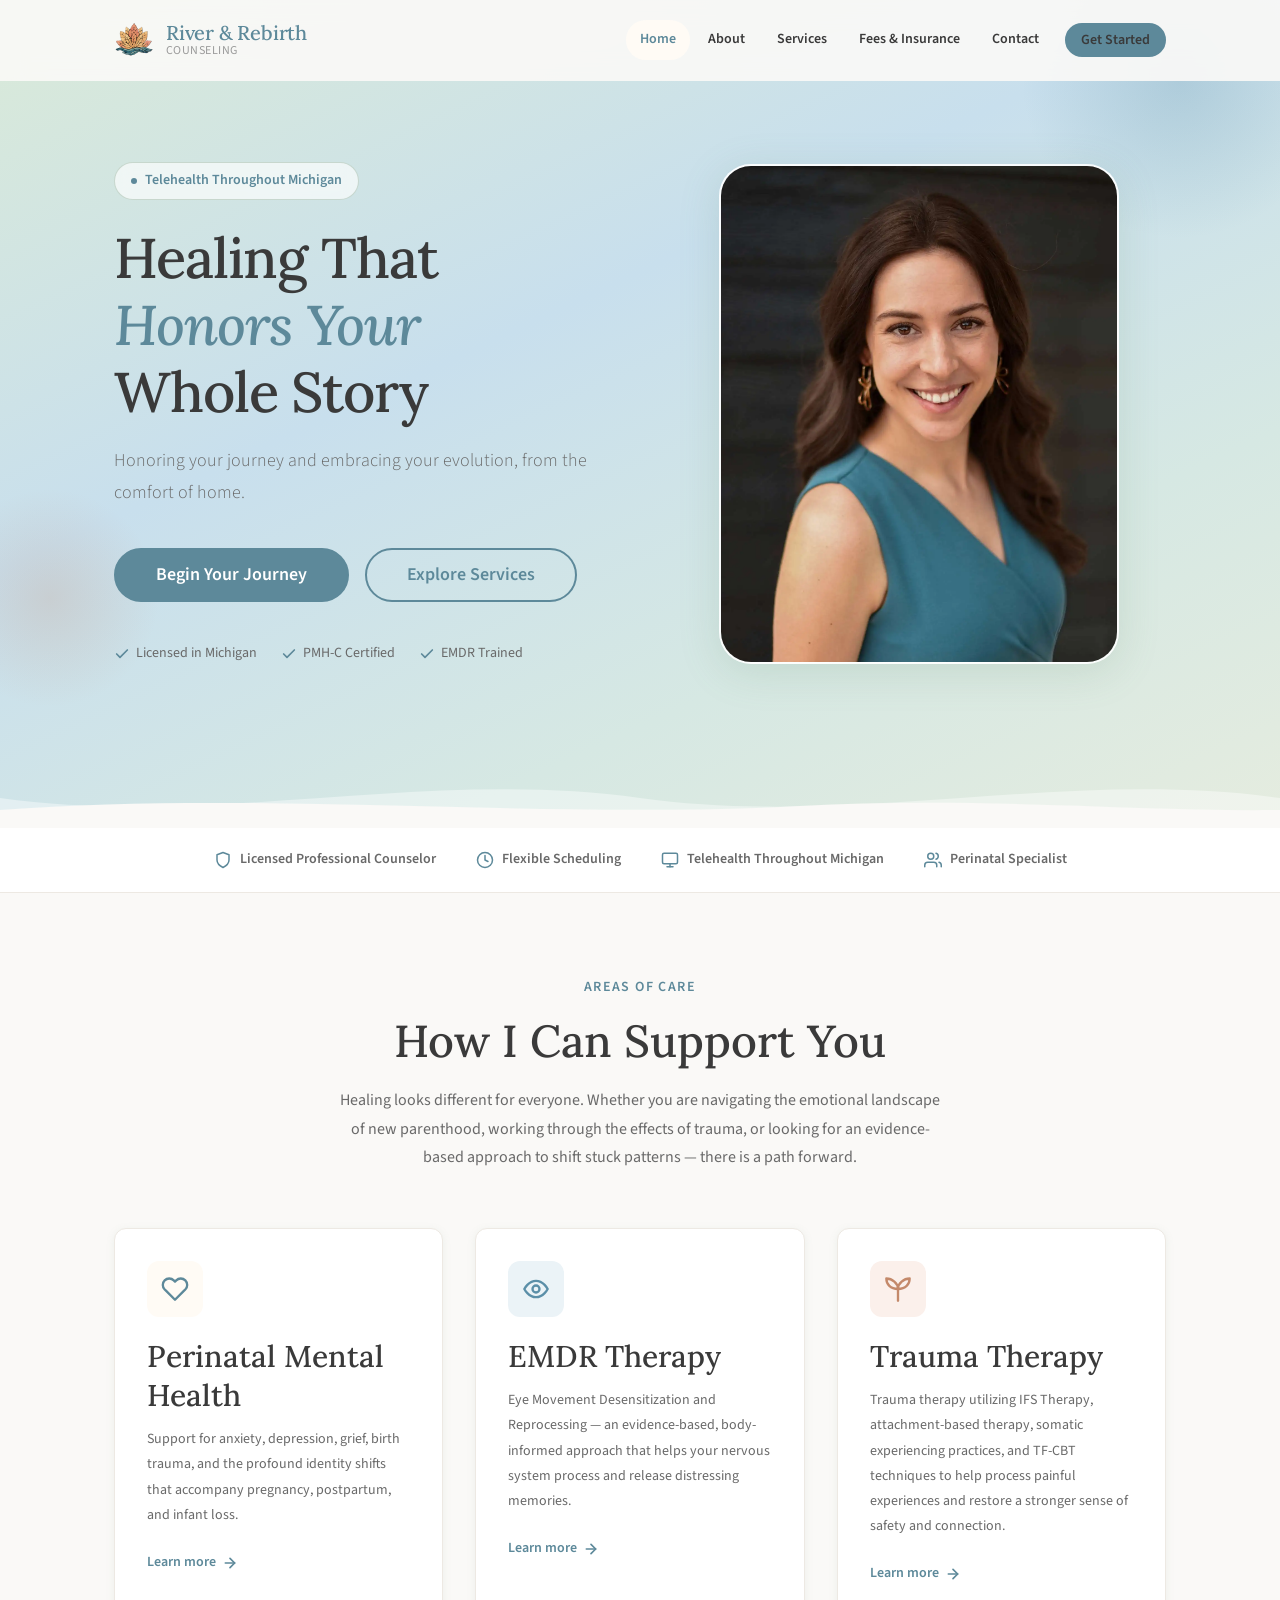
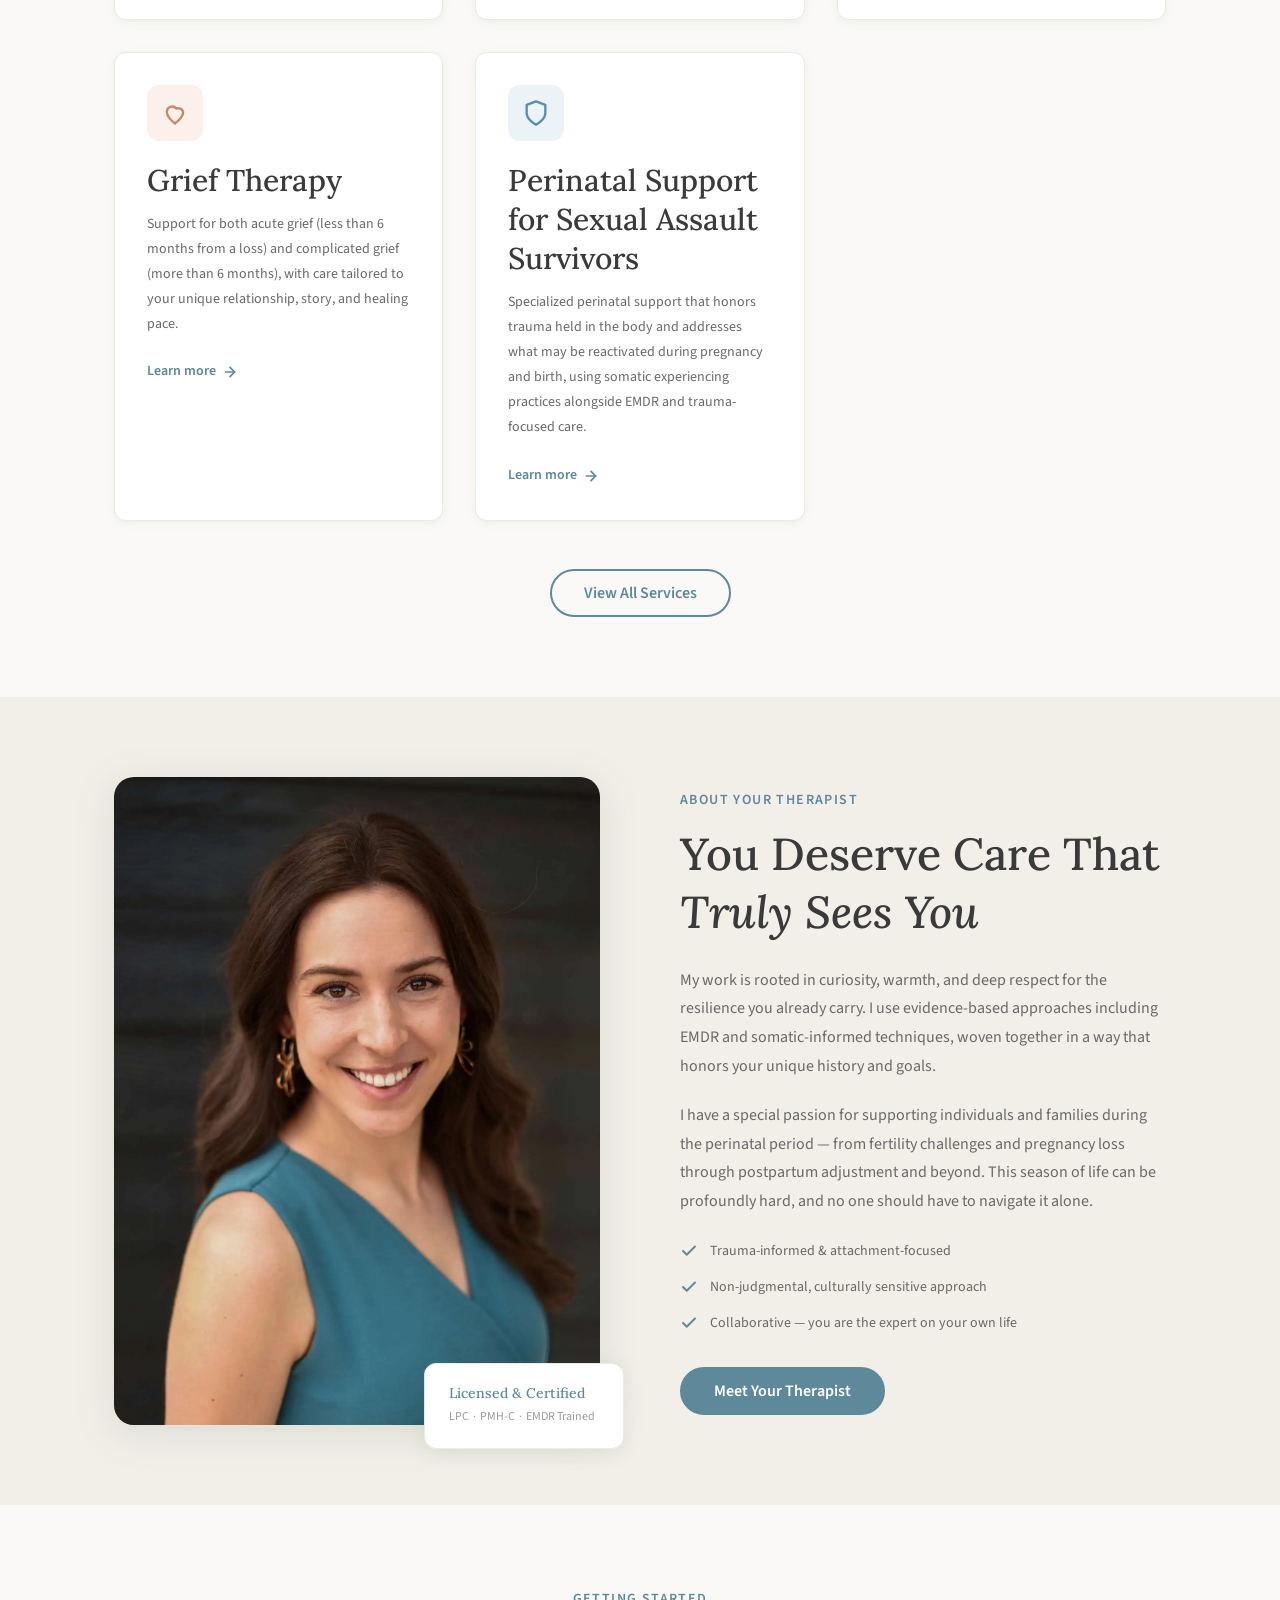
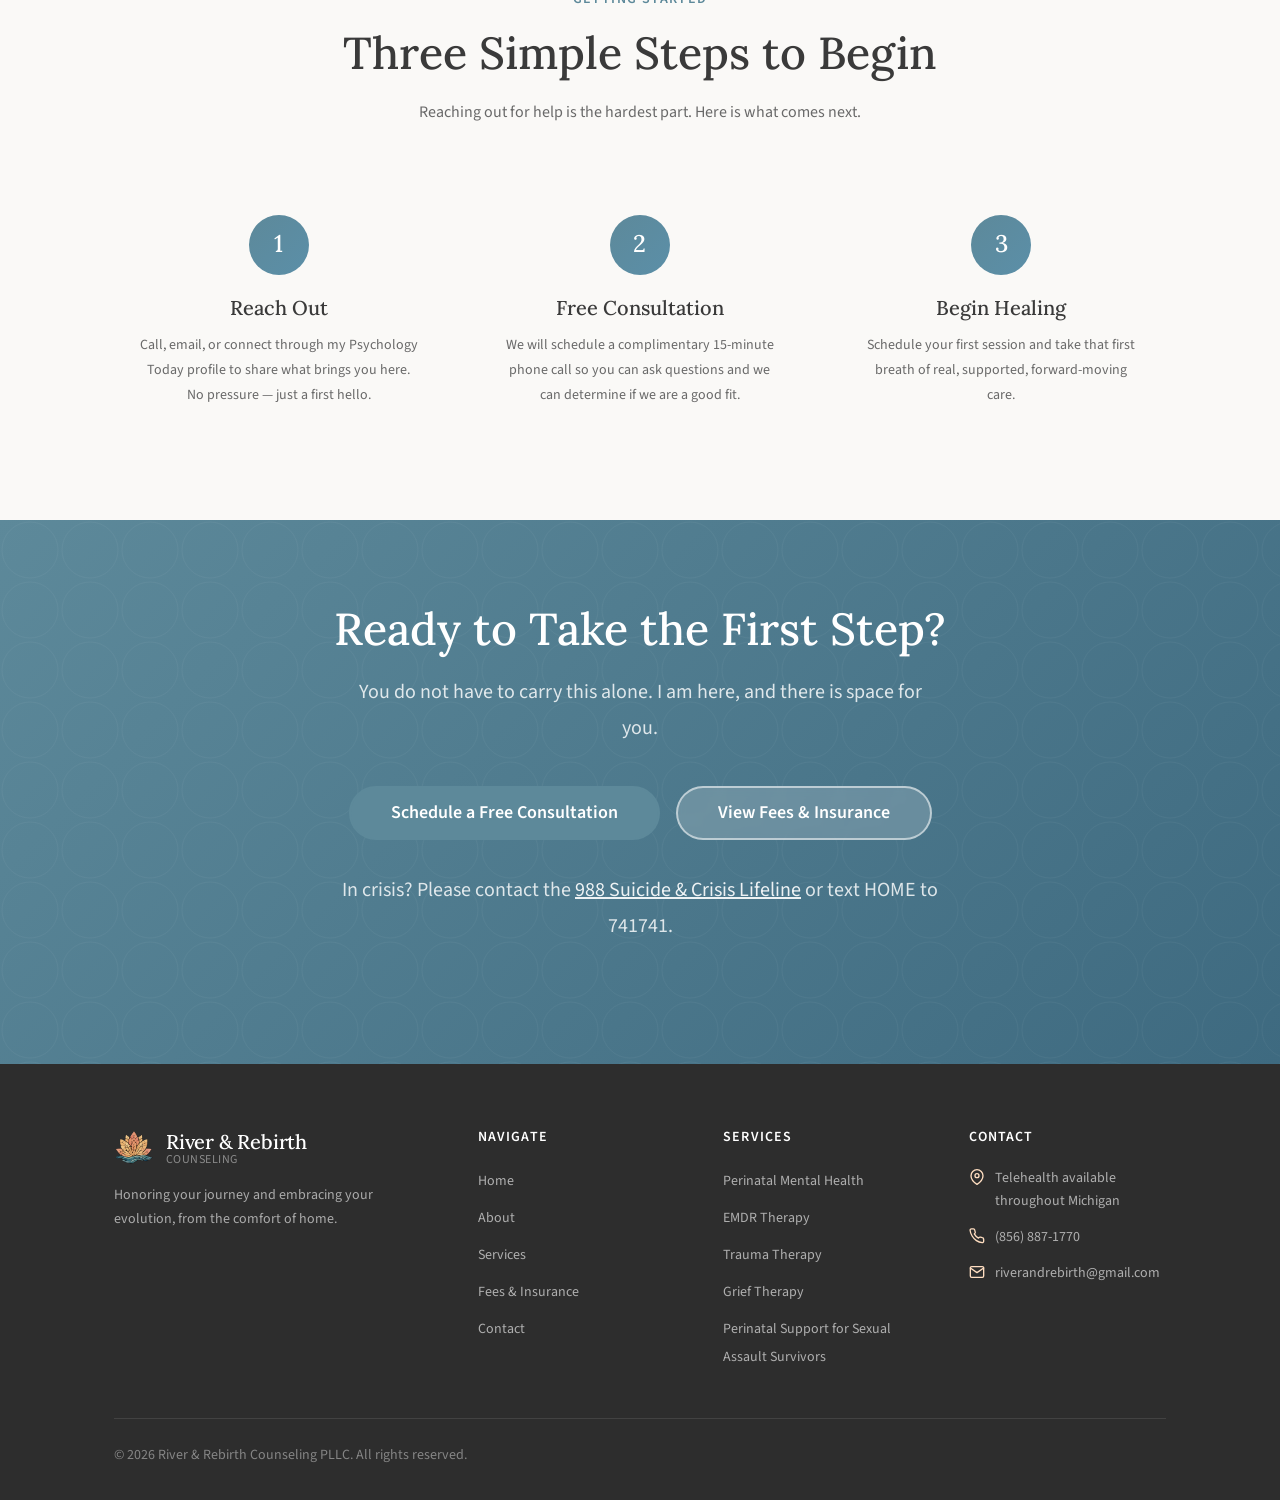
<file: index.html>
<!DOCTYPE html>
<html lang="en">
<head>
      <!-- Google tag (gtag.js) -->
  <script async src="https://www.googletagmanager.com/gtag/js?id=G-N3Q6PBNVCK"></script>
  <script>
    window.dataLayer = window.dataLayer || [];
    function gtag(){dataLayer.push(arguments);}
    gtag('js', new Date());

    gtag('config', 'G-N3Q6PBNVCK');
  </script>
  <meta charset="UTF-8">
  <meta name="viewport" content="width=device-width, initial-scale=1.0">
  <title>River &amp; Rebirth Counseling | Perinatal, EMDR &amp; Trauma Therapy in Michigan</title>
  <meta name="description" content="River &amp; Rebirth Counseling offers compassionate telehealth counseling throughout Michigan">
  <meta name="theme-color" content="#6B8F71">

  <!-- Open Graph -->
  <meta property="og:title" content="River &amp; Rebirth Counseling">
  <meta property="og:description" content="Compassionate telehealth counseling throughout Michigan">
  <meta property="og:type" content="website">

  <!-- Favicon -->
  <link rel="icon" href="assets/images/logo.webp" type="image/webp">

  <!-- Fonts -->
  <link rel="preconnect" href="https://fonts.googleapis.com">
  <link rel="preconnect" href="https://fonts.gstatic.com" crossorigin>
  <link href="https://fonts.googleapis.com/css2?family=Lora:ital,wght@0,400;0,500;0,600;1,400;1,500&family=Source+Sans+Pro:wght@300;400;600;700&display=swap" rel="stylesheet">

  <!-- Styles -->
  <link rel="stylesheet" href="assets/css/styles.css">
</head>
<body>
  <a href="#main" class="skip-link">Skip to main content</a>

  <!-- ═══ HEADER ═══ -->
  <header class="site-header" role="banner">
    <div class="container">
      <a href="index.html" class="site-logo" aria-label="River &amp; Rebirth Counseling — Home">
        <img class="site-logo__icon" src="assets/images/logo.webp" alt="" aria-hidden="true">
        <span class="site-logo__text">
          <span class="site-logo__name">River &amp; Rebirth</span>
          <span class="site-logo__tagline">Counseling</span>
        </span>
      </a>

      <nav class="site-nav" id="main-nav" role="navigation" aria-label="Main navigation">
        <a href="index.html">Home</a>
        <a href="about.html">About</a>
        <div class="nav-dropdown">
          <a href="services.html" class="nav-dropdown__toggle" aria-haspopup="true">Services</a>
          <div class="nav-dropdown__menu" role="menu" aria-label="Service pages">
            <a href="perinatal-mental-health.html" role="menuitem">Perinatal Mental Health</a>
            <a href="emdr-therapy.html" role="menuitem">EMDR Therapy</a>
            <a href="trauma-therapy.html" role="menuitem">Trauma Therapy</a>
            <a href="grief-therapy.html" role="menuitem">Grief Therapy</a>
            <a href="perinatal-support-sexual-assault-survivors.html" role="menuitem">Perinatal Support for Sexual Assault Survivors</a>
          </div>
        </div>
        <a href="fees-insurance.html">Fees & Insurance</a>
        <a href="contact.html">Contact</a>
        <a href="https://riverandrebirth.sessionshealth.com/" class="btn btn--primary btn--sm">Get Started</a>
      </nav>

      <button class="nav-toggle" aria-expanded="false" aria-controls="main-nav" aria-label="Toggle navigation">
        <span></span><span></span><span></span>
      </button>
    </div>
  </header>

  <!-- ═══ MAIN ═══ -->
  <main id="main">

    <!-- Hero -->
    <section class="hero" aria-label="Welcome">
      <div class="hero__decoration hero__decoration--1" aria-hidden="true"></div>
      <div class="hero__decoration hero__decoration--2" aria-hidden="true"></div>

      <div class="container hero__content">
        <div class="hero__text">
          <div class="hero__badge">
            <span class="hero__badge-dot" aria-hidden="true"></span>
            Telehealth Throughout Michigan
          </div>

          <h1>Healing That<br><em>Honors Your</em><br>Whole Story</h1>

          <p class="hero__subtitle">
            Honoring your journey and embracing your evolution, from the comfort of home.
          </p>

          <div class="hero__cta">
            <a href="https://riverandrebirth.sessionshealth.com/" class="btn btn--primary btn--lg">Begin Your Journey</a>
            <a href="services.html" class="btn btn--secondary btn--lg">Explore Services</a>
          </div>

          <div class="hero__trust">
            <span class="hero__trust-item">
              <!-- checkmark -->
              <svg viewBox="0 0 24 24" fill="none" stroke="currentColor" stroke-width="2.5" stroke-linecap="round" stroke-linejoin="round" aria-hidden="true"><polyline points="20 6 9 17 4 12"/></svg>
              Licensed in Michigan
            </span>
            <span class="hero__trust-item">
              <svg viewBox="0 0 24 24" fill="none" stroke="currentColor" stroke-width="2.5" stroke-linecap="round" stroke-linejoin="round" aria-hidden="true"><polyline points="20 6 9 17 4 12"/></svg>
              PMH-C Certified
            </span>
            <span class="hero__trust-item">
              <svg viewBox="0 0 24 24" fill="none" stroke="currentColor" stroke-width="2.5" stroke-linecap="round" stroke-linejoin="round" aria-hidden="true"><polyline points="20 6 9 17 4 12"/></svg>
              EMDR Trained
            </span>
          </div>
        </div>

        <div class="hero__visual" aria-hidden="true">
          <div class="hero__photo-frame">
            <img src="assets/images/headshot.webp" alt="Therapist headshot for River &amp; Rebirth Counseling">
          </div>
        </div>
      </div>

      <div class="hero__waves" aria-hidden="true">
        <svg viewBox="0 0 1440 80" preserveAspectRatio="none" xmlns="http://www.w3.org/2000/svg">
          <path d="M0,50 C240,80 480,20 720,50 C960,80 1200,20 1440,50 L1440,80 L0,80 Z" fill="rgba(255,255,255,0.4)"/>
          <path d="M0,62 C300,42 600,72 900,58 C1100,48 1280,64 1440,62 L1440,80 L0,80 Z" fill="#FAF9F7"/>
        </svg>
      </div>
    </section>

    <!-- Trust bar -->
    <div class="trust-bar" role="complementary" aria-label="Credentials">
      <div class="container">
        <div class="trust-item">
          <!-- shield icon -->
          <svg viewBox="0 0 24 24" fill="none" stroke="currentColor" stroke-width="2" stroke-linecap="round" stroke-linejoin="round" aria-hidden="true"><path d="M12 22s8-4 8-10V5l-8-3-8 3v7c0 6 8 10 8 10z"/></svg>
          Licensed Professional Counselor
        </div>
        <div class="trust-item">
          <svg viewBox="0 0 24 24" fill="none" stroke="currentColor" stroke-width="2" stroke-linecap="round" stroke-linejoin="round" aria-hidden="true"><circle cx="12" cy="12" r="10"/><polyline points="12 6 12 12 16 14"/></svg>
          Flexible Scheduling
        </div>
        <div class="trust-item">
          <svg viewBox="0 0 24 24" fill="none" stroke="currentColor" stroke-width="2" stroke-linecap="round" stroke-linejoin="round" aria-hidden="true"><rect x="2" y="3" width="20" height="14" rx="2"/><line x1="8" y1="21" x2="16" y2="21"/><line x1="12" y1="17" x2="12" y2="21"/></svg>
          Telehealth Throughout Michigan
        </div>
        <div class="trust-item">
          <svg viewBox="0 0 24 24" fill="none" stroke="currentColor" stroke-width="2" stroke-linecap="round" stroke-linejoin="round" aria-hidden="true"><path d="M17 21v-2a4 4 0 0 0-4-4H5a4 4 0 0 0-4 4v2"/><circle cx="9" cy="7" r="4"/><path d="M23 21v-2a4 4 0 0 0-3-3.87"/><path d="M16 3.13a4 4 0 0 1 0 7.75"/></svg>
          Perinatal Specialist
        </div>
      </div>
    </div>

    <!-- Services Overview -->
    <section class="section" aria-labelledby="services-heading">
      <div class="container">
        <div class="section-header">
          <span class="section-tag">Areas of Care</span>
          <h2 id="services-heading">How I Can Support You</h2>
          <p>
            Healing looks different for everyone. Whether you are navigating the emotional landscape
            of new parenthood, working through the effects of trauma, or looking for an evidence-based
            approach to shift stuck patterns — there is a path forward.
          </p>
        </div>

        <div class="grid grid--3">
          <!-- Perinatal -->
          <article class="card">
            <div class="card__icon">
              <!-- heart icon -->
              <svg viewBox="0 0 24 24" fill="none" stroke="currentColor" stroke-width="2" stroke-linecap="round" stroke-linejoin="round" aria-hidden="true"><path d="M20.84 4.61a5.5 5.5 0 0 0-7.78 0L12 5.67l-1.06-1.06a5.5 5.5 0 0 0-7.78 7.78l1.06 1.06L12 21.23l7.78-7.78 1.06-1.06a5.5 5.5 0 0 0 0-7.78z"/></svg>
            </div>
            <h3>Perinatal Mental Health</h3>
            <p>
              Support for anxiety, depression, grief, birth trauma, and the profound
              identity shifts that accompany pregnancy, postpartum, and infant loss.
            </p>
            <a href="perinatal-mental-health.html" class="card-link">
              Learn more
              <svg viewBox="0 0 24 24" fill="none" stroke="currentColor" stroke-width="2.5" stroke-linecap="round" stroke-linejoin="round" aria-hidden="true"><line x1="5" y1="12" x2="19" y2="12"/><polyline points="12 5 19 12 12 19"/></svg>
            </a>
          </article>

          <!-- EMDR -->
          <article class="card">
            <div class="card__icon card__icon--secondary">
              <!-- brain / eye icon -->
              <svg viewBox="0 0 24 24" fill="none" stroke="currentColor" stroke-width="2" stroke-linecap="round" stroke-linejoin="round" aria-hidden="true"><circle cx="12" cy="12" r="3"/><path d="M2 12s3.6-7 10-7 10 7 10 7-3.6 7-10 7-10-7-10-7z"/></svg>
            </div>
            <h3>EMDR Therapy</h3>
            <p>
              Eye Movement Desensitization and Reprocessing — an evidence-based, body-informed
              approach that helps your nervous system process and release distressing memories.
            </p>
            <a href="emdr-therapy.html" class="card-link">
              Learn more
              <svg viewBox="0 0 24 24" fill="none" stroke="currentColor" stroke-width="2.5" stroke-linecap="round" stroke-linejoin="round" aria-hidden="true"><line x1="5" y1="12" x2="19" y2="12"/><polyline points="12 5 19 12 12 19"/></svg>
            </a>
          </article>

          <!-- Trauma -->
          <article class="card">
            <div class="card__icon card__icon--accent">
              <!-- seedling / leaf icon -->
              <svg viewBox="0 0 24 24" fill="none" stroke="currentColor" stroke-width="2" stroke-linecap="round" stroke-linejoin="round" aria-hidden="true"><path d="M12 22V12"/><path d="M12 12C12 7 7 3 2 3c0 5 3.5 9 10 9z"/><path d="M12 12c0-5 5-9 10-9 0 5-3.5 9-10 9z"/></svg>
            </div>
            <h3>Trauma Therapy</h3>
            <p>
              Trauma therapy utilizing IFS Therapy, attachment-based therapy, somatic experiencing
              practices, and TF-CBT techniques to help process painful experiences and restore a
              stronger sense of safety and connection.
            </p>
            <a href="trauma-therapy.html" class="card-link">
              Learn more
              <svg viewBox="0 0 24 24" fill="none" stroke="currentColor" stroke-width="2.5" stroke-linecap="round" stroke-linejoin="round" aria-hidden="true"><line x1="5" y1="12" x2="19" y2="12"/><polyline points="12 5 19 12 12 19"/></svg>
            </a>
          </article>

          <!-- Grief Therapy -->
          <article class="card">
            <div class="card__icon card__icon--accent">
              <svg viewBox="0 0 24 24" fill="none" stroke="currentColor" stroke-width="2" stroke-linecap="round" stroke-linejoin="round" aria-hidden="true"><path d="M12 21c-4.4-3.3-7-6.6-7-10a4.5 4.5 0 0 1 8-2.8A4.5 4.5 0 0 1 19 11c0 3.4-2.6 6.7-7 10z"/></svg>
            </div>
            <h3>Grief Therapy</h3>
            <p>
              Support for both acute grief (less than 6 months from a loss) and complicated grief
              (more than 6 months), with care tailored to your unique relationship, story, and healing pace.
            </p>
            <a href="grief-therapy.html" class="card-link">
              Learn more
              <svg viewBox="0 0 24 24" fill="none" stroke="currentColor" stroke-width="2.5" stroke-linecap="round" stroke-linejoin="round" aria-hidden="true"><line x1="5" y1="12" x2="19" y2="12"/><polyline points="12 5 19 12 12 19"/></svg>
            </a>
          </article>

          <!-- Perinatal Support for Sexual Assault Survivors -->
          <article class="card">
            <div class="card__icon card__icon--secondary">
              <svg viewBox="0 0 24 24" fill="none" stroke="currentColor" stroke-width="2" stroke-linecap="round" stroke-linejoin="round" aria-hidden="true"><path d="M12 22s8-4 8-10V5l-8-3-8 3v7c0 6 8 10 8 10z"/></svg>
            </div>
            <h3>Perinatal Support for Sexual Assault Survivors</h3>
            <p>
              Specialized perinatal support that honors trauma held in the body and addresses what may be
              reactivated during pregnancy and birth, using somatic experiencing practices alongside EMDR
              and trauma-focused care.
            </p>
            <a href="perinatal-support-sexual-assault-survivors.html" class="card-link">
              Learn more
              <svg viewBox="0 0 24 24" fill="none" stroke="currentColor" stroke-width="2.5" stroke-linecap="round" stroke-linejoin="round" aria-hidden="true"><line x1="5" y1="12" x2="19" y2="12"/><polyline points="12 5 19 12 12 19"/></svg>
            </a>
          </article>
        </div>

        <div class="text-center mt-6">
          <a href="services.html" class="btn btn--secondary">View All Services</a>
        </div>
      </div>
    </section>

    <!-- About Teaser -->
    <section class="section section--alt" aria-labelledby="about-heading">
      <div class="container">
        <div class="about-grid">
          <div class="about-visual">
            <div class="about-photo">
              <img src="assets/images/headshot.webp" alt="Therapist headshot for River &amp; Rebirth Counseling">
            </div>
            <div class="about-credentials" aria-hidden="true">
              <h4>Licensed &amp; Certified</h4>
              <p>LPC &nbsp;·&nbsp; PMH-C &nbsp;·&nbsp; EMDR Trained</p>
            </div>
          </div>

          <div class="about-content">
            <span class="section-tag">About Your Therapist</span>
            <h2 id="about-heading">You Deserve Care That <em>Truly Sees You</em></h2>
            <p>
              My work is rooted in curiosity, warmth, and deep respect for the resilience you already
              carry. I use evidence-based approaches including EMDR and somatic-informed techniques,
              woven together in a way that honors your unique history and goals.
            </p>
            <p>
              I have a special passion for supporting individuals and families during the perinatal
              period — from fertility challenges and pregnancy loss through postpartum adjustment
              and beyond. This season of life can be profoundly hard, and no one should have to
              navigate it alone.
            </p>

            <ul class="about-values">
              <li class="about-value">
                <svg viewBox="0 0 24 24" fill="none" stroke="currentColor" stroke-width="2.5" stroke-linecap="round" stroke-linejoin="round" aria-hidden="true"><polyline points="20 6 9 17 4 12"/></svg>
                Trauma-informed &amp; attachment-focused
              </li>
              <li class="about-value">
                <svg viewBox="0 0 24 24" fill="none" stroke="currentColor" stroke-width="2.5" stroke-linecap="round" stroke-linejoin="round" aria-hidden="true"><polyline points="20 6 9 17 4 12"/></svg>
                Non-judgmental, culturally sensitive approach
              </li>
              <li class="about-value">
                <svg viewBox="0 0 24 24" fill="none" stroke="currentColor" stroke-width="2.5" stroke-linecap="round" stroke-linejoin="round" aria-hidden="true"><polyline points="20 6 9 17 4 12"/></svg>
                Collaborative — you are the expert on your own life
              </li>
            </ul>

            <a href="about.html" class="btn btn--primary">Meet Your Therapist</a>
          </div>
        </div>
      </div>
    </section>


    <!-- How It Works -->
    <section class="section" aria-labelledby="steps-heading">
      <div class="container">
        <div class="section-header">
          <span class="section-tag">Getting Started</span>
          <h2 id="steps-heading">Three Simple Steps to Begin</h2>
          <p>Reaching out for help is the hardest part. Here is what comes next.</p>
        </div>

        <div class="steps">
          <div class="step">
            <div class="step__number" aria-hidden="true">1</div>
            <h3>Reach Out</h3>
            <p>
              Call, email, or connect through my Psychology Today profile to share what
              brings you here. No pressure — just a first hello.
            </p>
          </div>
          <div class="step">
            <div class="step__number" aria-hidden="true">2</div>
            <h3>Free Consultation</h3>
            <p>
              We will schedule a complimentary 15-minute phone call so you can ask questions
              and we can determine if we are a good fit.
            </p>
          </div>
          <div class="step">
            <div class="step__number" aria-hidden="true">3</div>
            <h3>Begin Healing</h3>
            <p>
              Schedule your first session and take that first breath of real, supported,
              forward-moving care.
            </p>
          </div>
        </div>
      </div>
    </section>

    <!-- CTA -->
    <section class="cta-section" aria-labelledby="cta-heading">
      <div class="container">
        <h2 id="cta-heading">Ready to Take the First Step?</h2>
        <p>
          You do not have to carry this alone. I am here, and there is space for you.
        </p>
        <div class="btn-group">
          <a href="https://riverandrebirth.sessionshealth.com/" class="btn btn--primary btn--lg">Schedule a Free Consultation</a>
          <a href="fees-insurance.html" class="btn btn--ghost btn--lg">View Fees &amp; Insurance</a>
        </div>
        <p class="crisis-note">
          In crisis? Please contact the
          <a href="https://988lifeline.org" target="_blank" rel="noopener noreferrer">988 Suicide &amp; Crisis Lifeline</a>
          or text HOME to 741741.
        </p>
      </div>
    </section>

  </main>

  <!-- ═══ FOOTER ═══ -->
  <footer class="site-footer" role="contentinfo">
    <div class="container">
      <div class="footer-grid">
        <div class="footer-brand">
          <a href="index.html" class="site-logo">
            <img class="site-logo__icon" src="assets/images/logo.webp" alt="" aria-hidden="true">
            <span class="site-logo__text">
              <span class="site-logo__name">River &amp; Rebirth</span>
              <span class="site-logo__tagline">Counseling</span>
            </span>
          </a>
          <p>
            Honoring your journey and embracing your evolution, from the comfort of home.
          </p>
        </div>

        <div class="footer-col">
          <h4>Navigate</h4>
          <ul>
            <li><a href="index.html">Home</a></li>
            <li><a href="about.html">About</a></li>
            <li><a href="services.html">Services</a></li>
            <li><a href="fees-insurance.html">Fees &amp; Insurance</a></li>
            <li><a href="contact.html">Contact</a></li>
          </ul>
        </div>

        <div class="footer-col">
          <h4>Services</h4>
          <ul>
            <li><a href="perinatal-mental-health.html">Perinatal Mental Health</a></li>
            <li><a href="emdr-therapy.html">EMDR Therapy</a></li>
            <li><a href="trauma-therapy.html">Trauma Therapy</a></li>
            <li><a href="grief-therapy.html">Grief Therapy</a></li>
            <li><a href="perinatal-support-sexual-assault-survivors.html">Perinatal Support for Sexual Assault Survivors</a></li>
          </ul>
        </div>

        <div class="footer-col">
          <h4>Contact</h4>
          <div class="footer-contact-item">
            <svg viewBox="0 0 24 24" fill="none" stroke="currentColor" stroke-width="2" stroke-linecap="round" stroke-linejoin="round" aria-hidden="true"><path d="M21 10c0 7-9 13-9 13s-9-6-9-13a9 9 0 0 1 18 0z"/><circle cx="12" cy="10" r="3"/></svg>
            <span>Telehealth available throughout Michigan</span>
          </div>
          <div class="footer-contact-item">
            <svg viewBox="0 0 24 24" fill="none" stroke="currentColor" stroke-width="2" stroke-linecap="round" stroke-linejoin="round" aria-hidden="true"><path d="M22 16.92v3a2 2 0 0 1-2.18 2 19.79 19.79 0 0 1-8.63-3.07A19.5 19.5 0 0 1 4.69 12a19.79 19.79 0 0 1-3.07-8.67A2 2 0 0 1 3.6 1.27h3a2 2 0 0 1 2 1.72c.127.96.361 1.903.7 2.81a2 2 0 0 1-.45 2.11L7.91 8.8a16 16 0 0 0 6.29 6.29l.86-.86a2 2 0 0 1 2.11-.45c.907.339 1.85.573 2.81.7A2 2 0 0 1 21.73 16.92z"/></svg>
            <a href="tel:+18568871770">(856) 887-1770</a>
          </div>
          <div class="footer-contact-item">
            <svg viewBox="0 0 24 24" fill="none" stroke="currentColor" stroke-width="2" stroke-linecap="round" stroke-linejoin="round" aria-hidden="true"><path d="M4 4h16c1.1 0 2 .9 2 2v12c0 1.1-.9 2-2 2H4c-1.1 0-2-.9-2-2V6c0-1.1.9-2 2-2z"/><polyline points="22,6 12,13 2,6"/></svg>
            <a href="mailto:riverandrebirth@gmail.com">riverandrebirth@gmail.com</a>
          </div>
        </div>
      </div>

      <div class="footer-bottom">
        <p>&copy; <span id="year"></span> River &amp; Rebirth Counseling PLLC. All rights reserved.</p>
      </div>
    </div>
  </footer>

  <script>
    document.getElementById('year').textContent = new Date().getFullYear();
  </script>
  <script src="assets/js/script.js"></script>
</body>
</html>
</file>
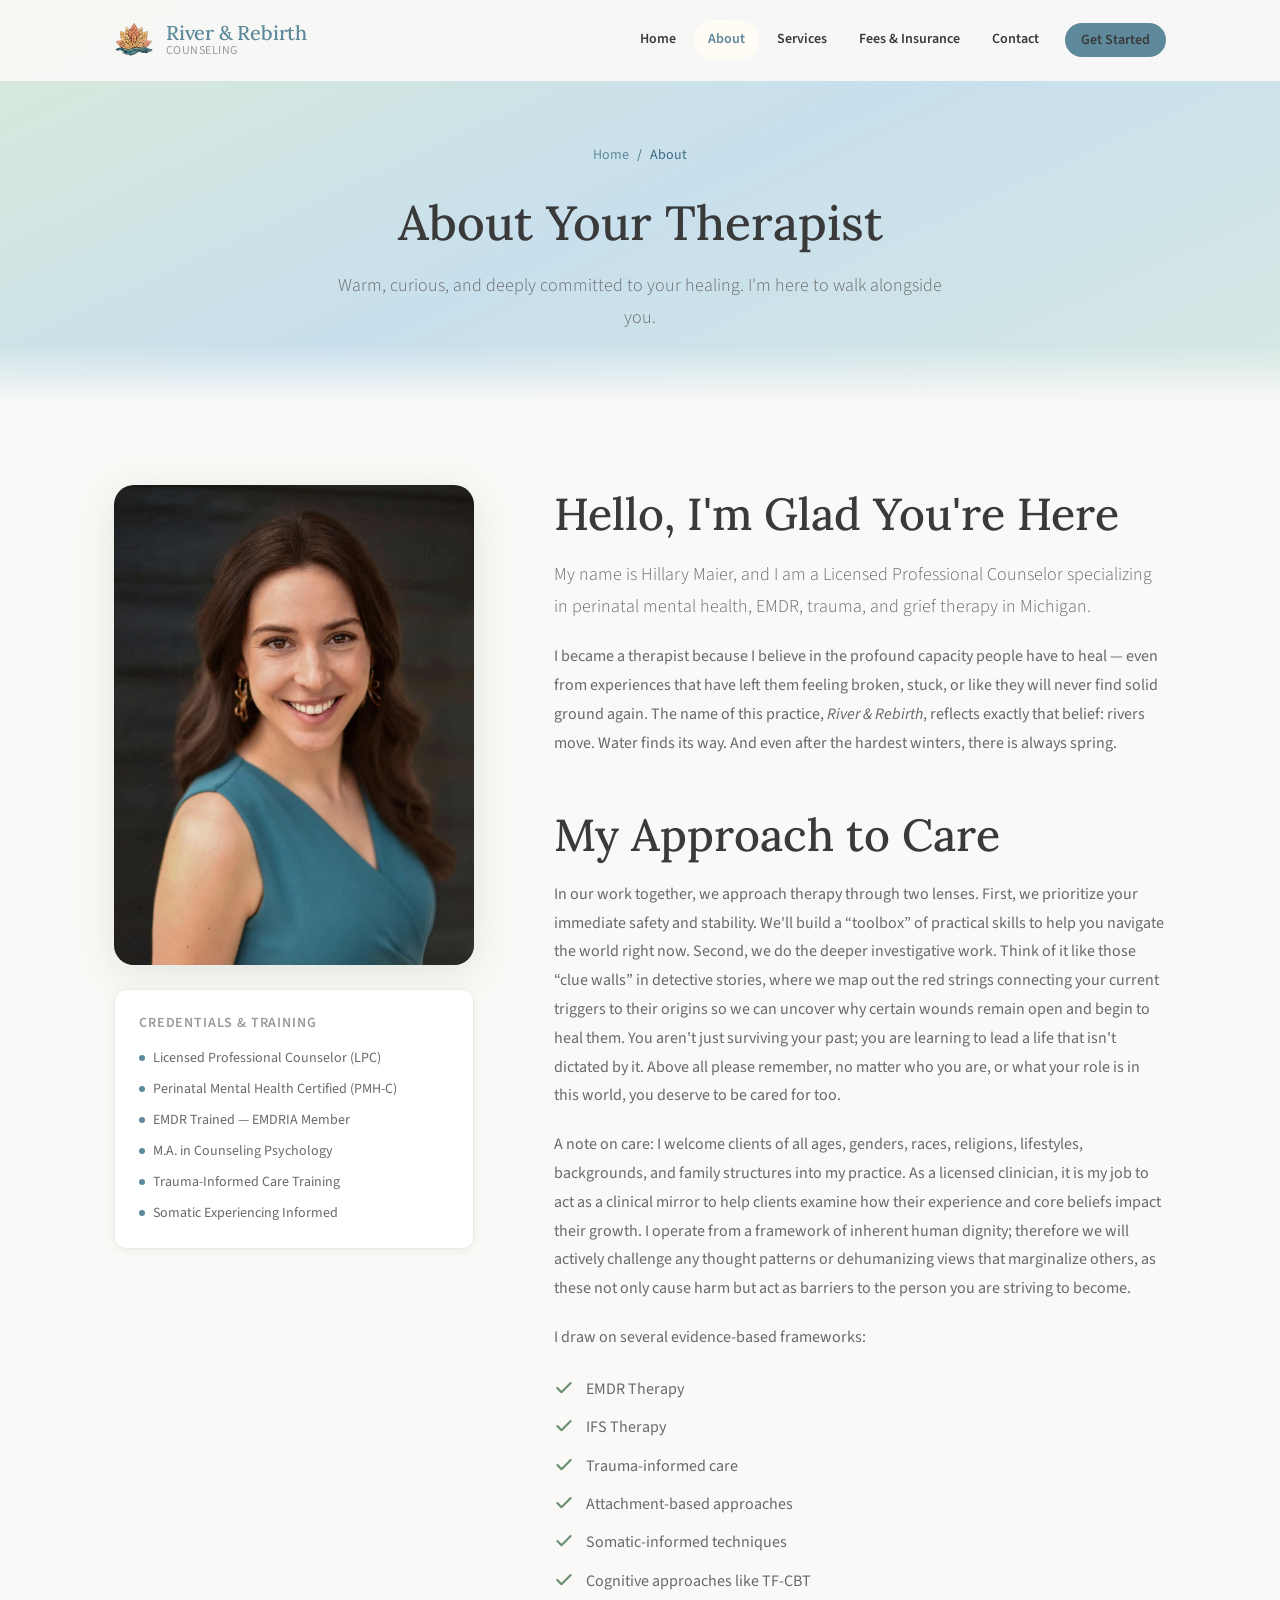
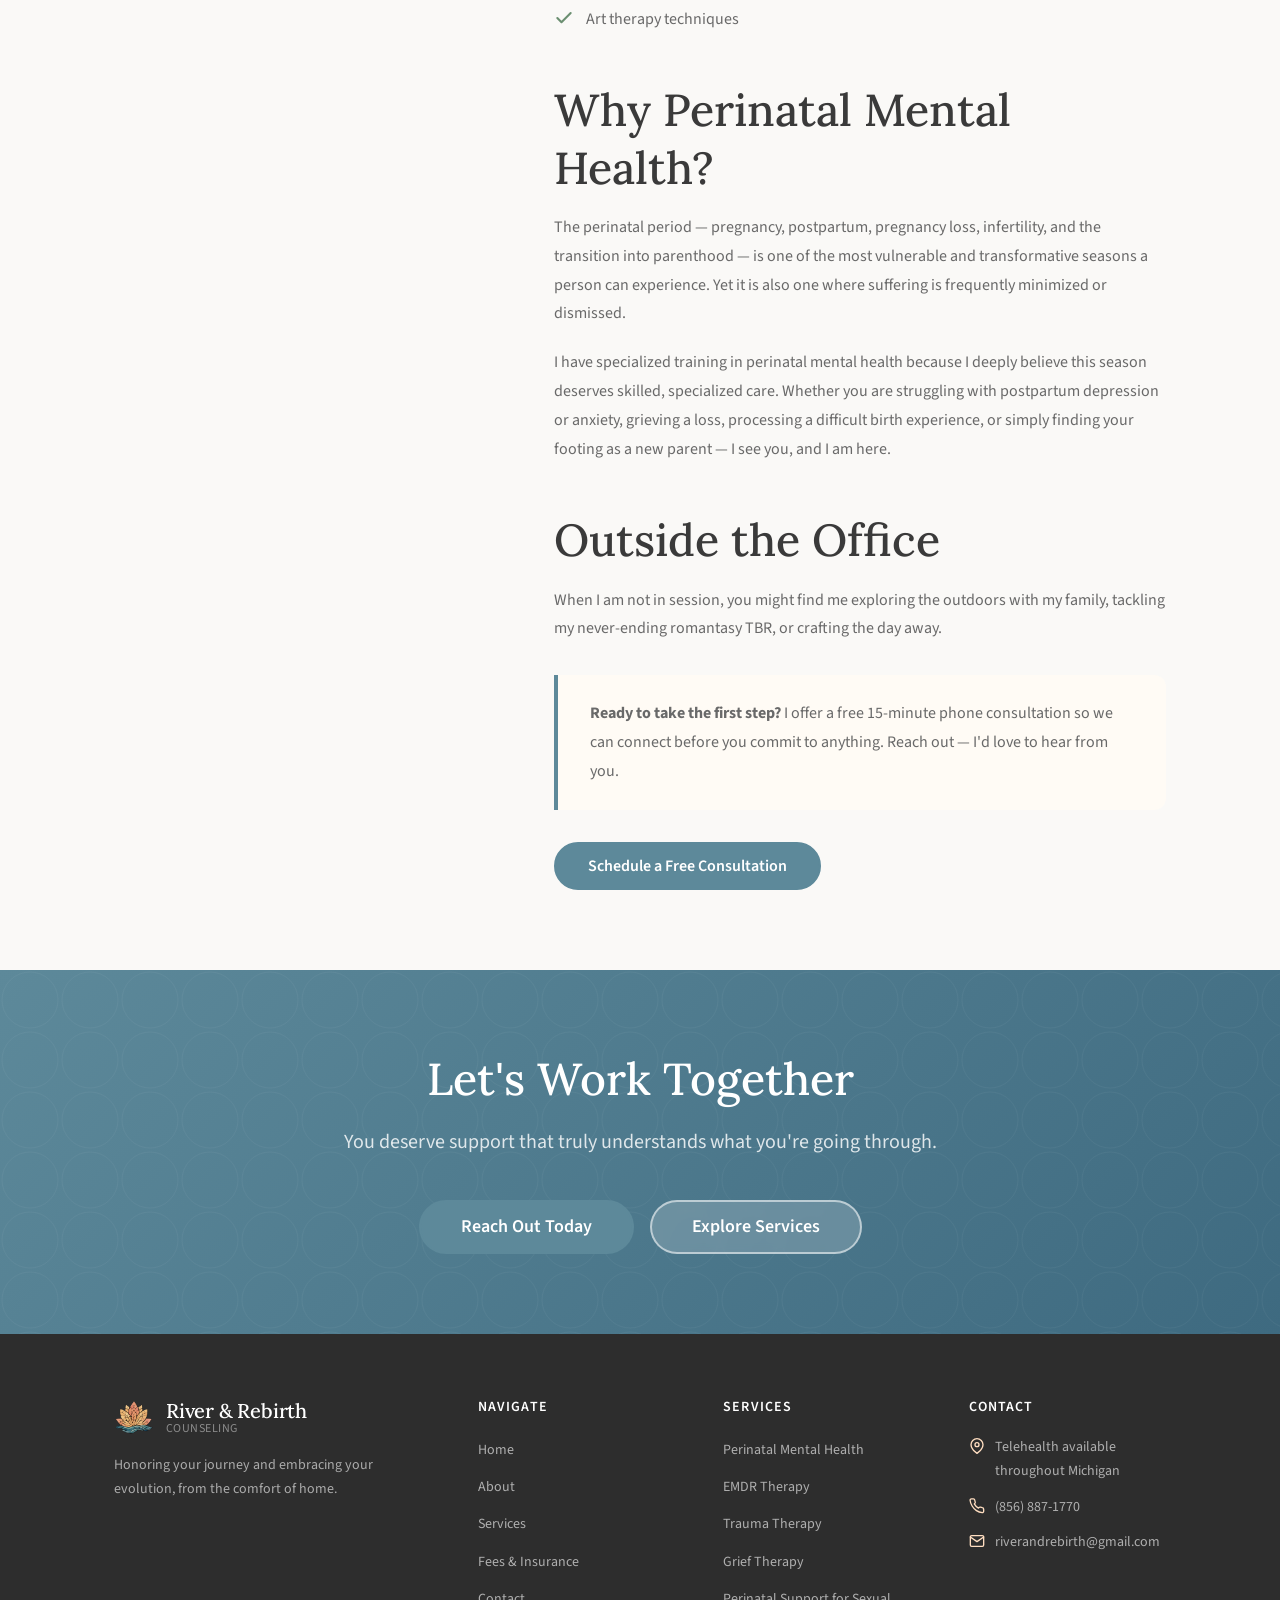
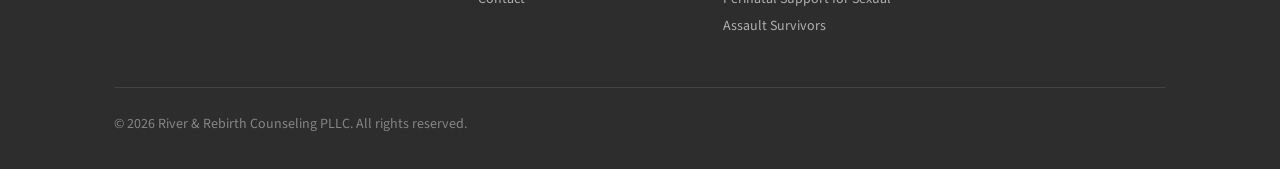
<file: about.html>
<!DOCTYPE html>
<html lang="en">
<head>
    <!-- Google tag (gtag.js) -->
  <script async src="https://www.googletagmanager.com/gtag/js?id=G-N3Q6PBNVCK"></script>
  <script>
    window.dataLayer = window.dataLayer || [];
    function gtag(){dataLayer.push(arguments);}
    gtag('js', new Date());

    gtag('config', 'G-N3Q6PBNVCK');
  </script>
  <meta charset="UTF-8">
  <meta name="viewport" content="width=device-width, initial-scale=1.0">
  <title>About | River &amp; Rebirth Counseling — Michigan</title>
  <meta name="description" content="Meet your therapist at River &amp; Rebirth Counseling. Learn about the training, philosophy, and approach behind the care you'll receive.">
  <meta name="theme-color" content="#6B8F71">

  <link rel="icon" href="assets/images/logo.webp" type="image/webp">
  <link rel="preconnect" href="https://fonts.googleapis.com">
  <link rel="preconnect" href="https://fonts.gstatic.com" crossorigin>
  <link href="https://fonts.googleapis.com/css2?family=Lora:ital,wght@0,400;0,500;0,600;1,400;1,500&family=Source+Sans+Pro:wght@300;400;600;700&display=swap" rel="stylesheet">
  <link rel="stylesheet" href="assets/css/styles.css">
</head>
<body>
  <a href="#main" class="skip-link">Skip to main content</a>

  <!-- ═══ HEADER ═══ -->
  <header class="site-header" role="banner">
    <div class="container">
      <a href="index.html" class="site-logo" aria-label="River &amp; Rebirth Counseling — Home">
        <img class="site-logo__icon" src="assets/images/logo.webp" alt="" aria-hidden="true">
        <span class="site-logo__text">
          <span class="site-logo__name">River &amp; Rebirth</span>
          <span class="site-logo__tagline">Counseling</span>
        </span>
      </a>

      <nav class="site-nav" id="main-nav" role="navigation" aria-label="Main navigation">
        <a href="index.html">Home</a>
        <a href="about.html">About</a>
        <div class="nav-dropdown">
          <a href="services.html" class="nav-dropdown__toggle" aria-haspopup="true">Services</a>
          <div class="nav-dropdown__menu" role="menu" aria-label="Service pages">
            <a href="perinatal-mental-health.html" role="menuitem">Perinatal Mental Health</a>
            <a href="emdr-therapy.html" role="menuitem">EMDR Therapy</a>
            <a href="trauma-therapy.html" role="menuitem">Trauma Therapy</a>
            <a href="grief-therapy.html" role="menuitem">Grief Therapy</a>
            <a href="perinatal-support-sexual-assault-survivors.html" role="menuitem">Perinatal Support for Sexual Assault Survivors</a>
          </div>
        </div>
        <a href="fees-insurance.html">Fees & Insurance</a>
        <a href="contact.html">Contact</a>
        <a href="https://riverandrebirth.sessionshealth.com/" class="btn btn--primary btn--sm">Get Started</a>
      </nav>

      <button class="nav-toggle" aria-expanded="false" aria-controls="main-nav" aria-label="Toggle navigation">
        <span></span><span></span><span></span>
      </button>
    </div>
  </header>

  <!-- ═══ MAIN ═══ -->
  <main id="main">

    <!-- Page Hero -->
    <section class="page-hero" aria-label="About page introduction">
      <div class="container">
        <nav class="breadcrumb" aria-label="Breadcrumb">
          <a href="index.html">Home</a>
          <span aria-hidden="true">/</span>
          <span aria-current="page">About</span>
        </nav>
        <h1>About Your Therapist</h1>
        <p class="lead">
          Warm, curious, and deeply committed to your healing. I'm here to walk alongside you.
        </p>
      </div>
    </section>

    <!-- About Content -->
    <section class="section" aria-labelledby="about-content-heading">
      <div class="container">
        <div class="about-page-grid">

          <!-- Sidebar -->
          <aside class="therapist-sidebar" aria-label="Therapist profile">
            <div class="therapist-photo">
              <img src="assets/images/headshot.webp" alt="Therapist headshot for River &amp; Rebirth Counseling">
            </div>

            <div class="credential-list">
              <h4>Credentials &amp; Training</h4>
              <ul>
                <li>Licensed Professional Counselor (LPC)</li>
                <li>Perinatal Mental Health Certified (PMH-C)</li>
                <li>EMDR Trained — EMDRIA Member</li>
                <li>M.A. in Counseling Psychology</li>
                <li>Trauma-Informed Care Training</li>
                <li>Somatic Experiencing Informed</li>
              </ul>
            </div>
          </aside>

          <!-- Main content -->
          <div class="about-page-content">
            <h2 id="about-content-heading">Hello, I'm Glad You're Here</h2>
            <p class="lead">
              My name is Hillary Maier, and I am a Licensed Professional Counselor
              specializing in perinatal mental health, EMDR, trauma, and grief therapy in Michigan.
            </p>
            <p>
              I became a therapist because I believe in the profound capacity people have to heal —
              even from experiences that have left them feeling broken, stuck, or like they will
              never find solid ground again. The name of this practice, <em>River &amp; Rebirth</em>,
              reflects exactly that belief: rivers move. Water finds its way. And even after the
              hardest winters, there is always spring.
            </p>

            <h2>My Approach to Care</h2>
            <p>
              In our work together, we approach therapy through two lenses. First, we prioritize your
              immediate safety and stability. We'll build a “toolbox” of practical skills to help you
              navigate the world right now. Second, we do the deeper investigative work. Think of it
              like those “clue walls” in detective stories, where we map out the red strings connecting
              your current triggers to their origins so we can uncover why certain wounds remain open
              and begin to heal them. You aren't just surviving your past; you are learning to lead a
              life that isn't dictated by it. Above all please remember, no matter who you are, or what
              your role is in this world, you deserve to be cared for too.
            </p>
            <p>
              A note on care: I welcome clients of all ages, genders, races, religions, lifestyles,
              backgrounds, and family structures into my practice. As a licensed clinician, it is my
              job to act as a clinical mirror to help clients examine how their experience and core
              beliefs impact their growth. I operate from a framework of inherent human dignity;
              therefore we will actively challenge any thought patterns or dehumanizing views that
              marginalize others, as these not only cause harm but act as barriers to the person you
              are striving to become.
            </p>
            <p>I draw on several evidence-based frameworks:</p>
            <ul class="check-list">
              <li>EMDR Therapy</li>
              <li>IFS Therapy</li>
              <li>Trauma-informed care</li>
              <li>Attachment-based approaches</li>
              <li>Somatic-informed techniques</li>
              <li>Cognitive approaches like TF-CBT</li>
              <li>Art therapy techniques</li>
            </ul>

            <h2>Why Perinatal Mental Health?</h2>
            <p>
              The perinatal period — pregnancy, postpartum, pregnancy loss, infertility, and the
              transition into parenthood — is one of the most vulnerable and transformative seasons
              a person can experience. Yet it is also one where suffering is frequently minimized
              or dismissed.
            </p>
            <p>
              I have specialized training in perinatal mental health because I deeply believe this
              season deserves skilled, specialized care. Whether you are struggling with postpartum
              depression or anxiety, grieving a loss, processing a difficult birth experience, or
              simply finding your footing as a new parent — I see you, and I am here.
            </p>

            <h2>Outside the Office</h2>
            <p>
              When I am not in session, you might find me exploring the outdoors with my family,
              tackling my never-ending romantasy TBR, or crafting the day away.
            </p>

            <div class="info-box mt-4">
              <p>
                <strong>Ready to take the first step?</strong> I offer a free 15-minute phone
                consultation so we can connect before you commit to anything. Reach out —
                I'd love to hear from you.
              </p>
            </div>

            <div class="mt-4">
              <a href="https://riverandrebirth.sessionshealth.com/" class="btn btn--primary">Schedule a Free Consultation</a>
            </div>
          </div>
        </div>
      </div>
    </section>

    <!-- CTA -->
    <section class="cta-section" aria-labelledby="about-cta-heading">
      <div class="container">
        <h2 id="about-cta-heading">Let's Work Together</h2>
        <p>You deserve support that truly understands what you're going through.</p>
        <div class="btn-group">
          <a href="contact.html" class="btn btn--primary btn--lg">Reach Out Today</a>
          <a href="services.html" class="btn btn--ghost btn--lg">Explore Services</a>
        </div>
      </div>
    </section>

  </main>

  <!-- ═══ FOOTER ═══ -->
  <footer class="site-footer" role="contentinfo">
    <div class="container">
      <div class="footer-grid">
        <div class="footer-brand">
          <a href="index.html" class="site-logo">
            <img class="site-logo__icon" src="assets/images/logo.webp" alt="" aria-hidden="true">
            <span class="site-logo__text">
              <span class="site-logo__name">River &amp; Rebirth</span>
              <span class="site-logo__tagline">Counseling</span>
            </span>
          </a>
          <p>Honoring your journey and embracing your evolution, from the comfort of home.</p>
        </div>
        <div class="footer-col">
          <h4>Navigate</h4>
          <ul>
            <li><a href="index.html">Home</a></li>
            <li><a href="about.html">About</a></li>
            <li><a href="services.html">Services</a></li>
            <li><a href="fees-insurance.html">Fees &amp; Insurance</a></li>
            <li><a href="contact.html">Contact</a></li>
          </ul>
        </div>
        <div class="footer-col">
          <h4>Services</h4>
          <ul>
            <li><a href="perinatal-mental-health.html">Perinatal Mental Health</a></li>
            <li><a href="emdr-therapy.html">EMDR Therapy</a></li>
            <li><a href="trauma-therapy.html">Trauma Therapy</a></li>
            <li><a href="grief-therapy.html">Grief Therapy</a></li>
            <li><a href="perinatal-support-sexual-assault-survivors.html">Perinatal Support for Sexual Assault Survivors</a></li>
          </ul>
        </div>
        <div class="footer-col">
          <h4>Contact</h4>
          <div class="footer-contact-item">
            <svg viewBox="0 0 24 24" fill="none" stroke="currentColor" stroke-width="2" stroke-linecap="round" stroke-linejoin="round" aria-hidden="true"><path d="M21 10c0 7-9 13-9 13s-9-6-9-13a9 9 0 0 1 18 0z"/><circle cx="12" cy="10" r="3"/></svg>
            <span>Telehealth available throughout Michigan</span>
          </div>
          <div class="footer-contact-item">
            <svg viewBox="0 0 24 24" fill="none" stroke="currentColor" stroke-width="2" stroke-linecap="round" stroke-linejoin="round" aria-hidden="true"><path d="M22 16.92v3a2 2 0 0 1-2.18 2 19.79 19.79 0 0 1-8.63-3.07A19.5 19.5 0 0 1 4.69 12a19.79 19.79 0 0 1-3.07-8.67A2 2 0 0 1 3.6 1.27h3a2 2 0 0 1 2 1.72c.127.96.361 1.903.7 2.81a2 2 0 0 1-.45 2.11L7.91 8.8a16 16 0 0 0 6.29 6.29l.86-.86a2 2 0 0 1 2.11-.45c.907.339 1.85.573 2.81.7A2 2 0 0 1 21.73 16.92z"/></svg>
            <a href="tel:+18568871770">(856) 887-1770</a>
          </div>
          <div class="footer-contact-item">
            <svg viewBox="0 0 24 24" fill="none" stroke="currentColor" stroke-width="2" stroke-linecap="round" stroke-linejoin="round" aria-hidden="true"><path d="M4 4h16c1.1 0 2 .9 2 2v12c0 1.1-.9 2-2 2H4c-1.1 0-2-.9-2-2V6c0-1.1.9-2 2-2z"/><polyline points="22,6 12,13 2,6"/></svg>
            <a href="mailto:riverandrebirth@gmail.com">riverandrebirth@gmail.com</a>
          </div>
        </div>
      </div>
      <div class="footer-bottom">
        <p>&copy; <span id="year"></span> River &amp; Rebirth Counseling PLLC. All rights reserved.</p>
      </div>
    </div>
  </footer>

  <script>document.getElementById('year').textContent = new Date().getFullYear();</script>
  <script src="assets/js/script.js"></script>
</body>
</html>
</file>
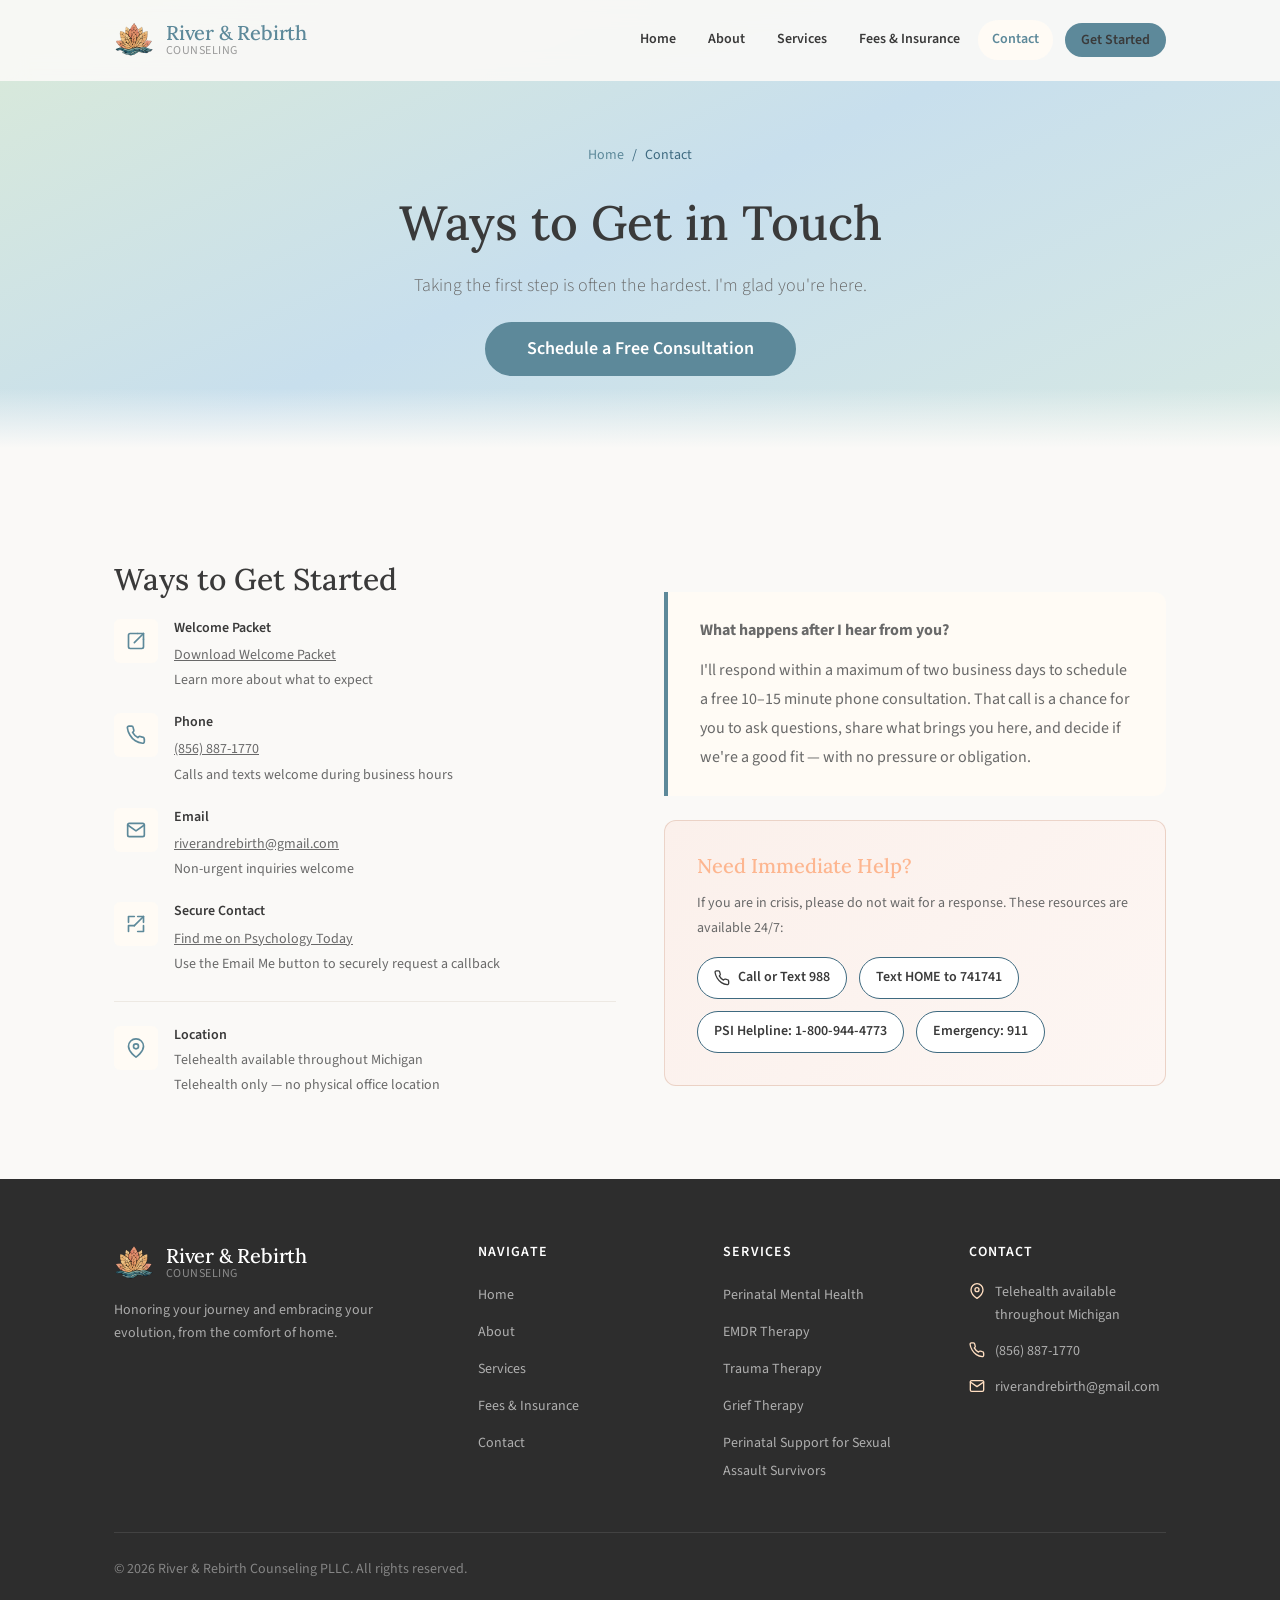
<file: contact.html>
<!DOCTYPE html>
<html lang="en">
<head>
      <!-- Google tag (gtag.js) -->
  <script async src="https://www.googletagmanager.com/gtag/js?id=G-N3Q6PBNVCK"></script>
  <script>
    window.dataLayer = window.dataLayer || [];
    function gtag(){dataLayer.push(arguments);}
    gtag('js', new Date());

    gtag('config', 'G-N3Q6PBNVCK');
  </script>
  <meta charset="UTF-8">
  <meta name="viewport" content="width=device-width, initial-scale=1.0">
  <title>Contact | River &amp; Rebirth Counseling — Michigan</title>
  <meta name="description" content="Contact River &amp; Rebirth Counseling throughout Michigan. Schedule a free 15-minute consultation for perinatal mental health, EMDR, or trauma therapy.">
  <meta name="theme-color" content="#6B8F71">
  <link rel="icon" href="assets/images/logo.webp" type="image/webp">
  <link rel="preconnect" href="https://fonts.googleapis.com">
  <link rel="preconnect" href="https://fonts.gstatic.com" crossorigin>
  <link href="https://fonts.googleapis.com/css2?family=Lora:ital,wght@0,400;0,500;0,600;1,400;1,500&family=Source+Sans+Pro:wght@300;400;600;700&display=swap" rel="stylesheet">
  <link rel="stylesheet" href="assets/css/styles.css">
</head>
<body>
  <a href="#main" class="skip-link">Skip to main content</a>

  <header class="site-header" role="banner">
    <div class="container">
      <a href="index.html" class="site-logo" aria-label="River &amp; Rebirth Counseling — Home">
        <img class="site-logo__icon" src="assets/images/logo.webp" alt="" aria-hidden="true">
        <span class="site-logo__text"><span class="site-logo__name">River &amp; Rebirth</span><span class="site-logo__tagline">Counseling</span></span>
      </a>
      <nav class="site-nav" id="main-nav" role="navigation" aria-label="Main navigation">
        <a href="index.html">Home</a>
        <a href="about.html">About</a>
        <div class="nav-dropdown">
          <a href="services.html" class="nav-dropdown__toggle" aria-haspopup="true">Services</a>
          <div class="nav-dropdown__menu" role="menu" aria-label="Service pages">
            <a href="perinatal-mental-health.html" role="menuitem">Perinatal Mental Health</a>
            <a href="emdr-therapy.html" role="menuitem">EMDR Therapy</a>
            <a href="trauma-therapy.html" role="menuitem">Trauma Therapy</a>
            <a href="grief-therapy.html" role="menuitem">Grief Therapy</a>
            <a href="perinatal-support-sexual-assault-survivors.html" role="menuitem">Perinatal Support for Sexual Assault Survivors</a>
          </div>
        </div>
        <a href="fees-insurance.html">Fees & Insurance</a>
        <a href="contact.html">Contact</a>
        <a href="https://riverandrebirth.sessionshealth.com/" class="btn btn--primary btn--sm">Get Started</a>
      </nav>
      <button class="nav-toggle" aria-expanded="false" aria-controls="main-nav" aria-label="Toggle navigation">
        <span></span><span></span><span></span>
      </button>
    </div>
  </header>

  <main id="main">

    <section class="page-hero" aria-label="Contact page introduction">
      <div class="container">
        <nav class="breadcrumb" aria-label="Breadcrumb">
          <a href="index.html">Home</a><span aria-hidden="true">/</span>
          <span aria-current="page">Contact</span>
        </nav>
        <h1>Ways to Get in Touch</h1>
        <p class="lead">
          Taking the first step is often the hardest. I'm glad you're here.
        </p>
        <p>
          <a href="https://riverandrebirth.sessionshealth.com/" class="btn btn--primary btn--lg">Schedule a Free Consultation</a>
        </p>
      </div>
    </section>

    <section class="section" aria-labelledby="contact-main">
      <div class="container">
        <div class="contact-info">
          <div class="contact-layout">
            <div class="contact-layout__main">
              <h2 id="contact-main">Ways to Get Started</h2>
              <div class="contact-details">
                <div class="contact-detail-item">
                  <div class="contact-detail-item__icon" aria-hidden="true">
                    <svg viewBox="0 0 24 24" fill="none" stroke="currentColor" stroke-width="2" stroke-linecap="round" stroke-linejoin="round"><path d="M14 3h7v7"/><path d="M14 3H5a2 2 0 0 0-2 2v14a2 2 0 0 0 2 2h14a2 2 0 0 0 2-2v-9"/><path d="M10 14 21 3"/></svg>
                  </div>
                  <div class="contact-detail-item__content">
                    <h4>Welcome Packet</h4>
                    <a href="assets/pdfs/welcome_packet.pdf" download class="contact-detail-item__link" aria-label="Download Welcome Packet PDF">Download Welcome Packet</a>
                    <p>Learn more about what to expect</p>
                  </div>
                </div>

                <div class="contact-detail-item">
                  <div class="contact-detail-item__icon" aria-hidden="true">
                    <svg viewBox="0 0 24 24" fill="none" stroke="currentColor" stroke-width="2" stroke-linecap="round" stroke-linejoin="round"><path d="M22 16.92v3a2 2 0 0 1-2.18 2 19.79 19.79 0 0 1-8.63-3.07A19.5 19.5 0 0 1 4.69 12a19.79 19.79 0 0 1-3.07-8.67A2 2 0 0 1 3.6 1.27h3a2 2 0 0 1 2 1.72c.127.96.361 1.903.7 2.81a2 2 0 0 1-.45 2.11L7.91 8.8a16 16 0 0 0 6.29 6.29l.86-.86a2 2 0 0 1 2.11-.45c.907.339 1.85.573 2.81.7A2 2 0 0 1 21.73 16.92z"/></svg>
                  </div>
                  <div class="contact-detail-item__content">
                    <h4>Phone</h4>
                    <a href="tel:+18568871770" class="contact-detail-item__link">(856) 887-1770</a>
                    <p>Calls and texts welcome during business hours</p>
                  </div>
                </div>

                <div class="contact-detail-item">
                  <div class="contact-detail-item__icon" aria-hidden="true">
                    <svg viewBox="0 0 24 24" fill="none" stroke="currentColor" stroke-width="2" stroke-linecap="round" stroke-linejoin="round"><path d="M4 4h16c1.1 0 2 .9 2 2v12c0 1.1-.9 2-2 2H4c-1.1 0-2-.9-2-2V6c0-1.1.9-2 2-2z"/><polyline points="22,6 12,13 2,6"/></svg>
                  </div>
                  <div class="contact-detail-item__content">
                    <h4>Email</h4>
                    <a href="mailto:riverandrebirth@gmail.com" class="contact-detail-item__link">riverandrebirth@gmail.com</a>
                    <p>Non-urgent inquiries welcome</p>
                  </div>
                </div>

                <div class="contact-detail-item">
                  <div class="contact-detail-item__icon" aria-hidden="true">
                    <svg viewBox="0 0 24 24" fill="none" stroke="currentColor" stroke-width="2" stroke-linecap="round" stroke-linejoin="round" aria-hidden="true"><path d="M14 3h7v7"/><path d="M10 14 21 3"/><path d="M21 14v7h-7"/><path d="M3 10V3h7"/><path d="M3 21v-7h7"/></svg>
                  </div>
                  <div class="contact-detail-item__content">
                    <h4>Secure Contact</h4>
                    <a href="https://www.psychologytoday.com/us/therapists/hillary-maier/858425" target="_blank" rel="noopener noreferrer" class="contact-detail-item__link">Find me on Psychology Today</a>
                    <p>Use the Email Me button to securely request a callback</p>
                  </div>
                </div>

                <hr class="contact-details__divider">

                <div class="contact-detail-item">
                  <div class="contact-detail-item__icon" aria-hidden="true">
                    <svg viewBox="0 0 24 24" fill="none" stroke="currentColor" stroke-width="2" stroke-linecap="round" stroke-linejoin="round"><path d="M21 10c0 7-9 13-9 13s-9-6-9-13a9 9 0 0 1 18 0z"/><circle cx="12" cy="10" r="3"/></svg>
                  </div>
                  <div class="contact-detail-item__content">
                    <h4>Location</h4>
                    <p>Telehealth available throughout Michigan</p>
                    <p>Telehealth only — no physical office location</p>
                  </div>
                </div>
              </div>
            </div>

            <div class="contact-layout__side">
              <!-- What Happens Next -->
              <div class="info-box">
                <p><strong>What happens after I hear from you?</strong></p>
                <p>
                  I'll respond within a maximum of two business days to schedule a free 10–15 minute phone
                  consultation. That call is a chance for you to ask questions, share what
                  brings you here, and decide if we're a good fit — with no pressure or obligation.
                </p>
              </div>

              <!-- Crisis Box -->
              <div class="crisis-box" role="complementary" aria-label="Crisis resources">
                <h3>Need Immediate Help?</h3>
                <p>
                  If you are in crisis, please do not wait for a response.
                  These resources are available 24/7:
                </p>
                <div class="crisis-numbers">
                  <a href="tel:988" class="crisis-number">
                    <svg viewBox="0 0 24 24" fill="none" stroke="currentColor" stroke-width="2" stroke-linecap="round" stroke-linejoin="round" aria-hidden="true" style="width:16px;height:16px;"><path d="M22 16.92v3a2 2 0 0 1-2.18 2 19.79 19.79 0 0 1-8.63-3.07A19.5 19.5 0 0 1 4.69 12a19.79 19.79 0 0 1-3.07-8.67A2 2 0 0 1 3.6 1.27h3a2 2 0 0 1 2 1.72c.127.96.361 1.903.7 2.81a2 2 0 0 1-.45 2.11L7.91 8.8a16 16 0 0 0 6.29 6.29l.86-.86a2 2 0 0 1 2.11-.45c.907.339 1.85.573 2.81.7A2 2 0 0 1 21.73 16.92z"/></svg>
                    Call or Text 988
                  </a>
                  <a href="sms:741741?body=HOME" class="crisis-number">Text HOME to 741741</a>
                  <a href="tel:+18009444773" class="crisis-number">PSI Helpline: 1-800-944-4773</a>
                  <a href="tel:911" class="crisis-number">Emergency: 911</a>
                </div>
              </div>
            </div>
          </div>
        </div>
      </div>
    </section>

  </main>

  <footer class="site-footer" role="contentinfo">
    <div class="container">
      <div class="footer-grid">
        <div class="footer-brand">
          <a href="index.html" class="site-logo">
            <img class="site-logo__icon" src="assets/images/logo.webp" alt="" aria-hidden="true">
            <span class="site-logo__text"><span class="site-logo__name">River &amp; Rebirth</span><span class="site-logo__tagline">Counseling</span></span>
          </a>
          <p>Honoring your journey and embracing your evolution, from the comfort of home.</p>
        </div>
        <div class="footer-col">
          <h4>Navigate</h4>
          <ul>
            <li><a href="index.html">Home</a></li>
            <li><a href="about.html">About</a></li>
            <li><a href="services.html">Services</a></li>
            <li><a href="fees-insurance.html">Fees &amp; Insurance</a></li>
            <li><a href="contact.html">Contact</a></li>
          </ul>
        </div>
        <div class="footer-col">
          <h4>Services</h4>
          <ul>
            <li><a href="perinatal-mental-health.html">Perinatal Mental Health</a></li>
            <li><a href="emdr-therapy.html">EMDR Therapy</a></li>
            <li><a href="trauma-therapy.html">Trauma Therapy</a></li>
            <li><a href="grief-therapy.html">Grief Therapy</a></li>
            <li><a href="perinatal-support-sexual-assault-survivors.html">Perinatal Support for Sexual Assault Survivors</a></li>
          </ul>
        </div>
        <div class="footer-col">
          <h4>Contact</h4>
          <div class="footer-contact-item">
            <svg viewBox="0 0 24 24" fill="none" stroke="currentColor" stroke-width="2" stroke-linecap="round" stroke-linejoin="round" aria-hidden="true"><path d="M21 10c0 7-9 13-9 13s-9-6-9-13a9 9 0 0 1 18 0z"/><circle cx="12" cy="10" r="3"/></svg>
            <span>Telehealth available throughout Michigan</span>
          </div>
          <div class="footer-contact-item">
            <svg viewBox="0 0 24 24" fill="none" stroke="currentColor" stroke-width="2" stroke-linecap="round" stroke-linejoin="round" aria-hidden="true"><path d="M22 16.92v3a2 2 0 0 1-2.18 2 19.79 19.79 0 0 1-8.63-3.07A19.5 19.5 0 0 1 4.69 12a19.79 19.79 0 0 1-3.07-8.67A2 2 0 0 1 3.6 1.27h3a2 2 0 0 1 2 1.72c.127.96.361 1.903.7 2.81a2 2 0 0 1-.45 2.11L7.91 8.8a16 16 0 0 0 6.29 6.29l.86-.86a2 2 0 0 1 2.11-.45c.907.339 1.85.573 2.81.7A2 2 0 0 1 21.73 16.92z"/></svg>
            <a href="tel:+18568871770">(856) 887-1770</a>
          </div>
          <div class="footer-contact-item">
            <svg viewBox="0 0 24 24" fill="none" stroke="currentColor" stroke-width="2" stroke-linecap="round" stroke-linejoin="round" aria-hidden="true"><path d="M4 4h16c1.1 0 2 .9 2 2v12c0 1.1-.9 2-2 2H4c-1.1 0-2-.9-2-2V6c0-1.1.9-2 2-2z"/><polyline points="22,6 12,13 2,6"/></svg>
            <a href="mailto:riverandrebirth@gmail.com">riverandrebirth@gmail.com</a>
          </div>
        </div>
      </div>
      <div class="footer-bottom">
        <p>&copy; <span id="year"></span> River &amp; Rebirth Counseling PLLC. All rights reserved.</p>
      </div>
    </div>
  </footer>

  <script>document.getElementById('year').textContent = new Date().getFullYear();</script>
  <script src="assets/js/script.js"></script>
</body>
</html>
</file>
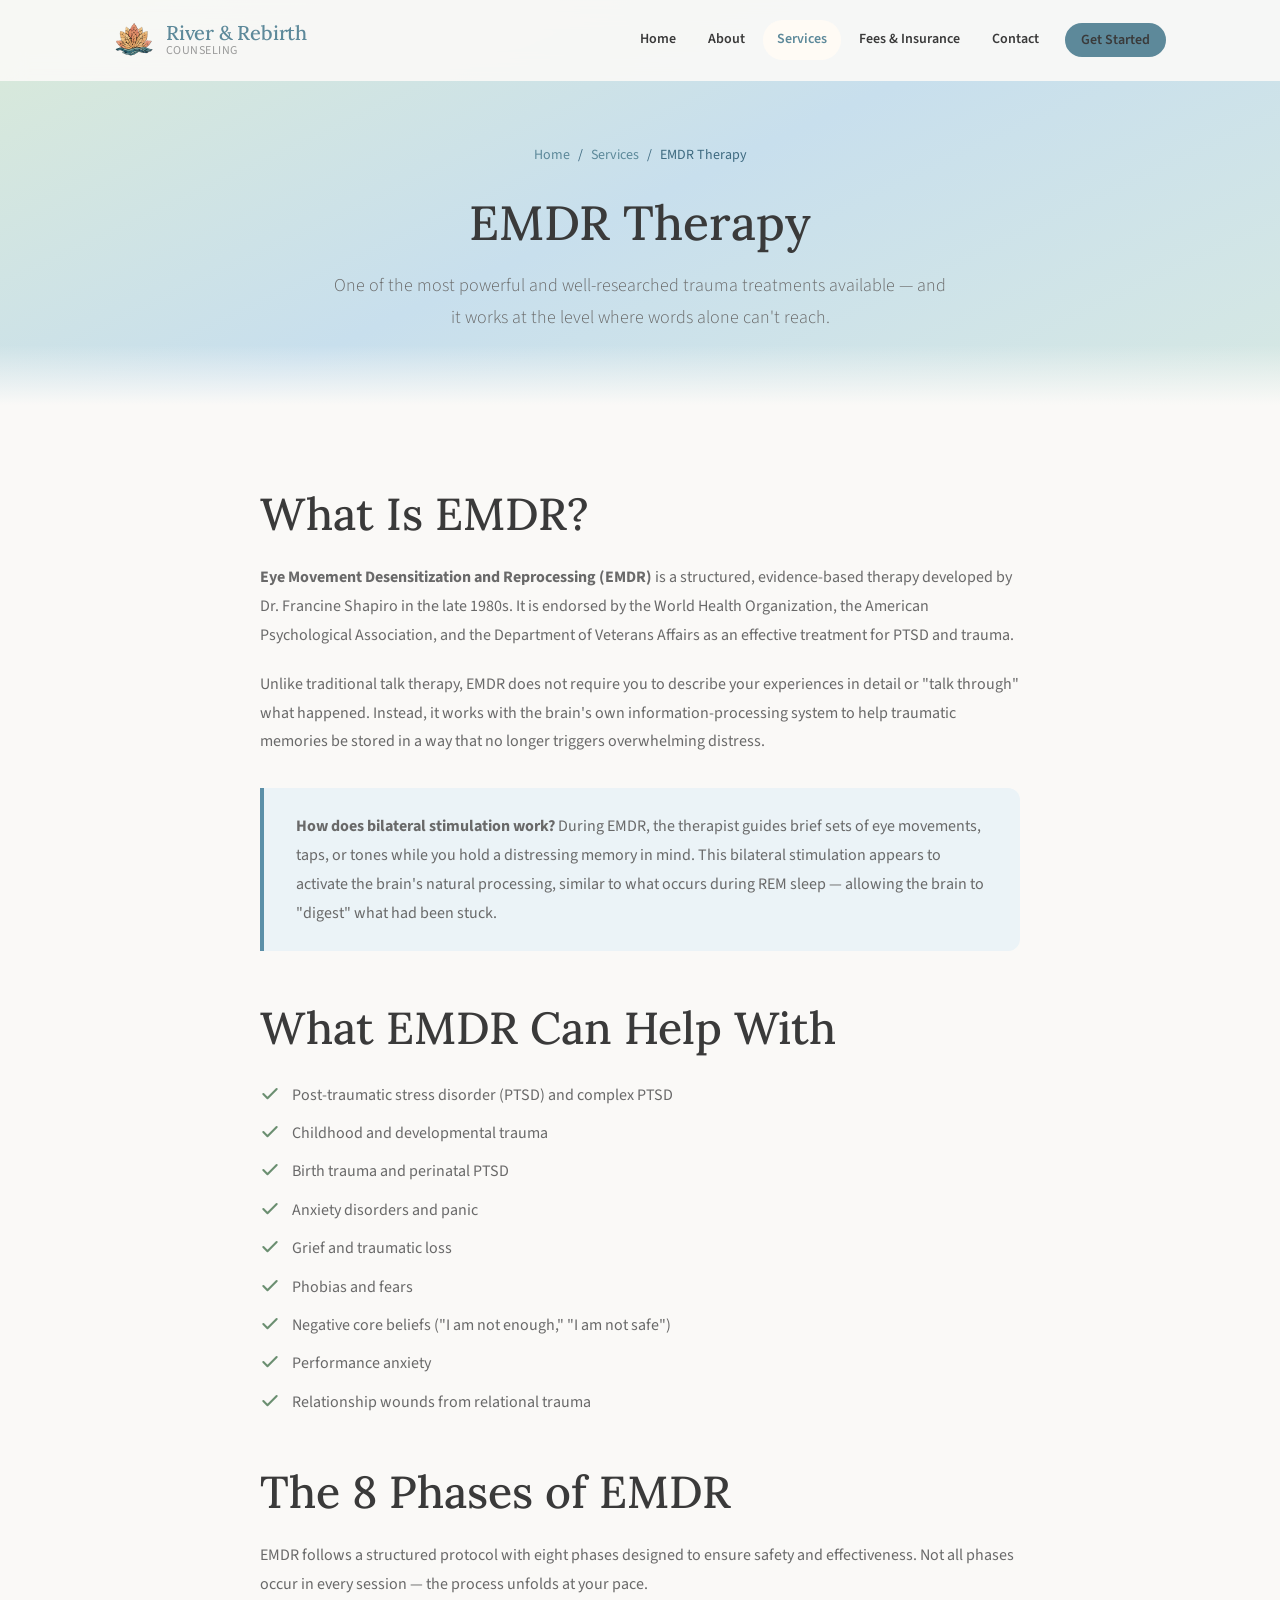
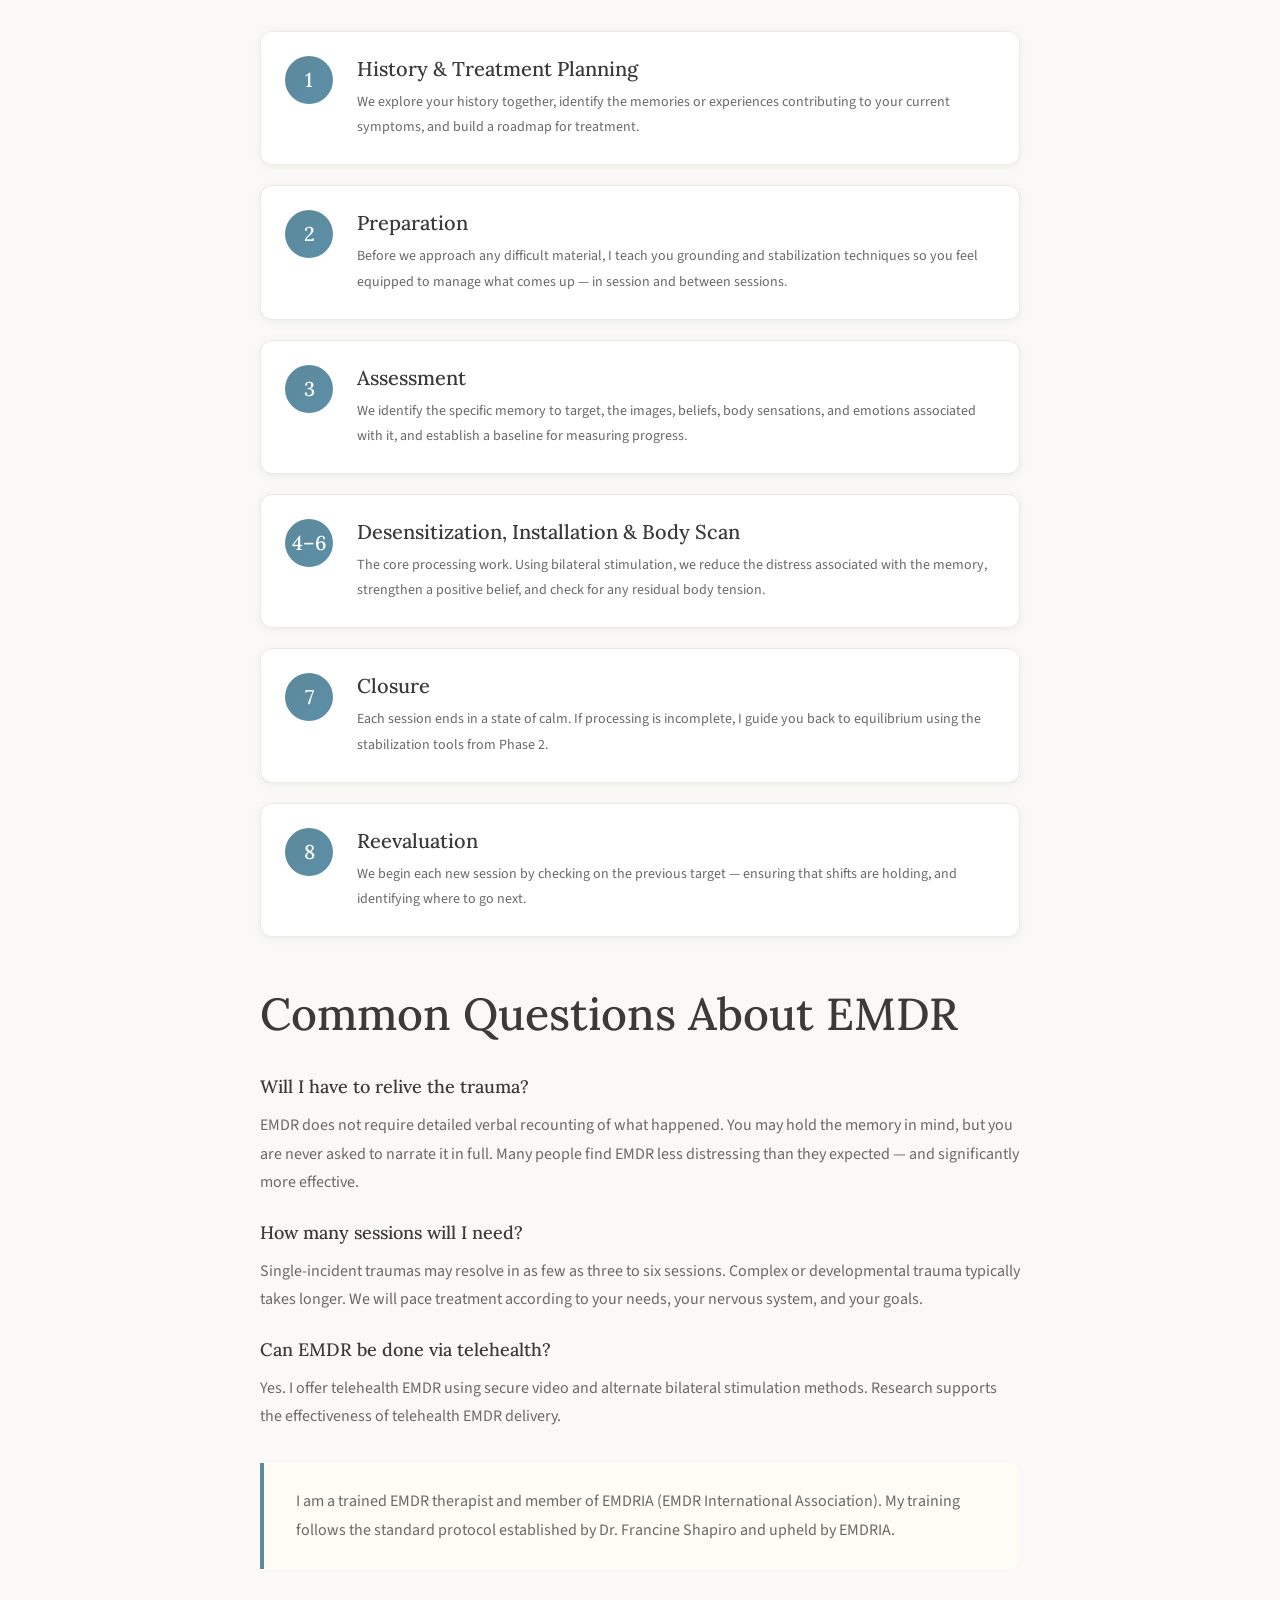
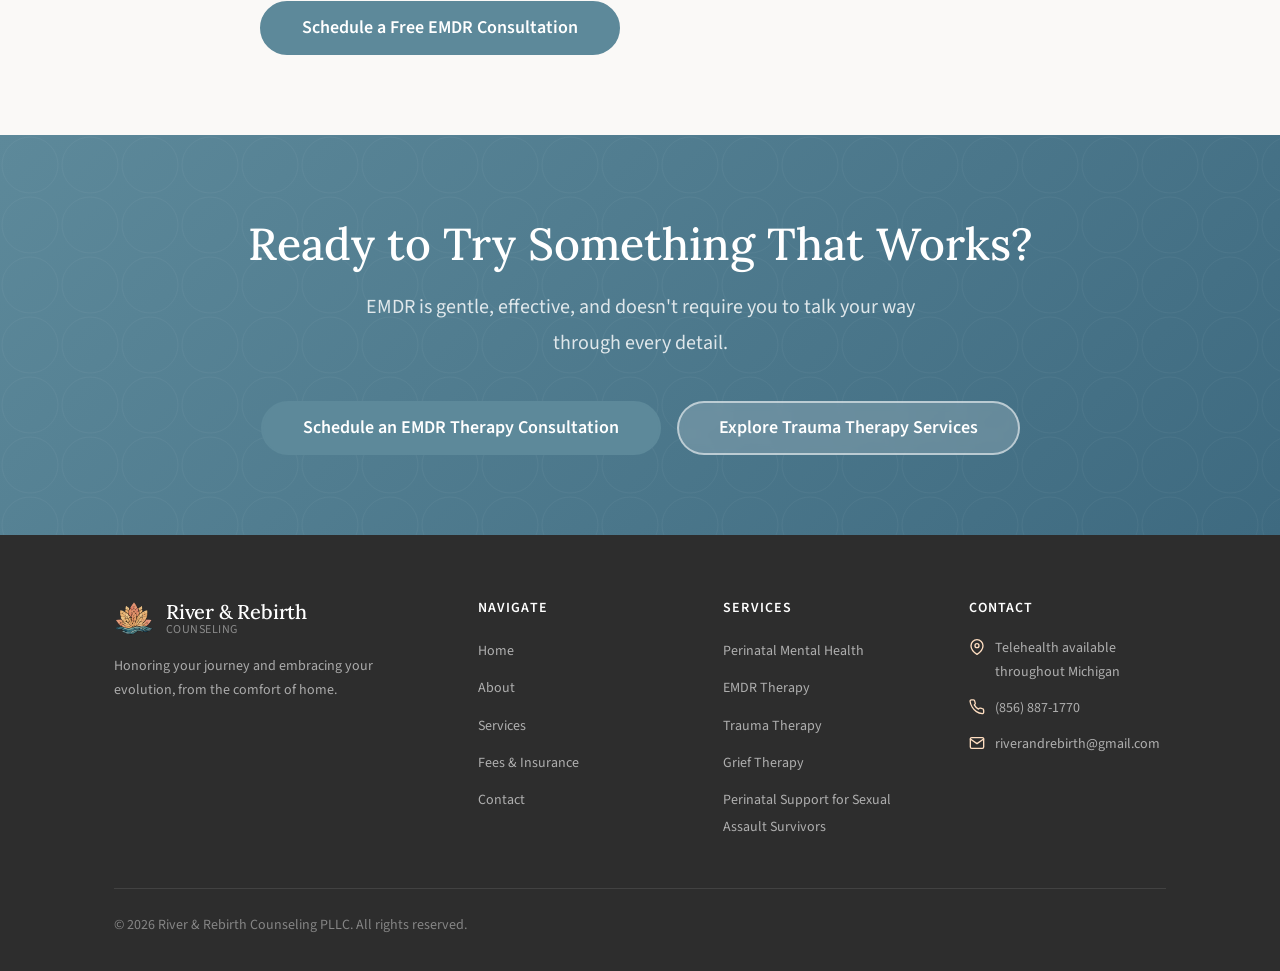
<file: emdr-therapy.html>
<!DOCTYPE html>
<html lang="en">
<head>
      <!-- Google tag (gtag.js) -->
  <script async src="https://www.googletagmanager.com/gtag/js?id=G-N3Q6PBNVCK"></script>
  <script>
    window.dataLayer = window.dataLayer || [];
    function gtag(){dataLayer.push(arguments);}
    gtag('js', new Date());

    gtag('config', 'G-N3Q6PBNVCK');
  </script>
  <meta charset="UTF-8">
  <meta name="viewport" content="width=device-width, initial-scale=1.0">
  <title>EMDR Therapy | River &amp; Rebirth Counseling — Michigan</title>
  <meta name="description" content="EMDR therapy throughout Michigan. Evidence-based treatment for trauma, PTSD, anxiety, and painful memories. Learn how EMDR works and what to expect.">
  <meta name="theme-color" content="#6B8F71">
  <link rel="icon" href="assets/images/logo.webp" type="image/webp">
  <link rel="preconnect" href="https://fonts.googleapis.com">
  <link rel="preconnect" href="https://fonts.gstatic.com" crossorigin>
  <link href="https://fonts.googleapis.com/css2?family=Lora:ital,wght@0,400;0,500;0,600;1,400;1,500&family=Source+Sans+Pro:wght@300;400;600;700&display=swap" rel="stylesheet">
  <link rel="stylesheet" href="assets/css/styles.css">
</head>
<body>
  <a href="#main" class="skip-link">Skip to main content</a>

  <header class="site-header" role="banner">
    <div class="container">
      <a href="index.html" class="site-logo" aria-label="River &amp; Rebirth Counseling — Home">
        <img class="site-logo__icon" src="assets/images/logo.webp" alt="" aria-hidden="true">
        <span class="site-logo__text"><span class="site-logo__name">River &amp; Rebirth</span><span class="site-logo__tagline">Counseling</span></span>
      </a>
      <nav class="site-nav" id="main-nav" role="navigation" aria-label="Main navigation">
        <a href="index.html">Home</a>
        <a href="about.html">About</a>
        <div class="nav-dropdown">
          <a href="services.html" class="nav-dropdown__toggle" aria-haspopup="true">Services</a>
          <div class="nav-dropdown__menu" role="menu" aria-label="Service pages">
            <a href="perinatal-mental-health.html" role="menuitem">Perinatal Mental Health</a>
            <a href="emdr-therapy.html" role="menuitem">EMDR Therapy</a>
            <a href="trauma-therapy.html" role="menuitem">Trauma Therapy</a>
            <a href="grief-therapy.html" role="menuitem">Grief Therapy</a>
            <a href="perinatal-support-sexual-assault-survivors.html" role="menuitem">Perinatal Support for Sexual Assault Survivors</a>
          </div>
        </div>
        <a href="fees-insurance.html">Fees & Insurance</a>
        <a href="contact.html">Contact</a>
        <a href="https://riverandrebirth.sessionshealth.com/" class="btn btn--primary btn--sm">Get Started</a>
      </nav>
      <button class="nav-toggle" aria-expanded="false" aria-controls="main-nav" aria-label="Toggle navigation">
        <span></span><span></span><span></span>
      </button>
    </div>
  </header>

  <main id="main">

    <section class="page-hero" aria-label="EMDR therapy introduction">
      <div class="container">
        <nav class="breadcrumb" aria-label="Breadcrumb">
          <a href="index.html">Home</a><span aria-hidden="true">/</span>
          <a href="services.html">Services</a><span aria-hidden="true">/</span>
          <span aria-current="page">EMDR Therapy</span>
        </nav>
        <h1>EMDR Therapy</h1>
        <p class="lead">
          One of the most powerful and well-researched trauma treatments available —
          and it works at the level where words alone can't reach.
        </p>
      </div>
    </section>

    <section class="section" aria-labelledby="emdr-main">
      <div class="container">
        <div class="service-content">

          <h2 id="emdr-main">What Is EMDR?</h2>
          <p>
            <strong>Eye Movement Desensitization and Reprocessing (EMDR)</strong> is a structured,
            evidence-based therapy developed by Dr. Francine Shapiro in the late 1980s. It is
            endorsed by the World Health Organization, the American Psychological Association,
            and the Department of Veterans Affairs as an effective treatment for PTSD and trauma.
          </p>
          <p>
            Unlike traditional talk therapy, EMDR does not require you to describe your experiences
            in detail or "talk through" what happened. Instead, it works with the brain's own
            information-processing system to help traumatic memories be stored in a way that no
            longer triggers overwhelming distress.
          </p>

          <div class="info-box info-box--secondary">
            <p>
              <strong>How does bilateral stimulation work?</strong> During EMDR, the therapist
              guides brief sets of eye movements, taps, or tones while you hold a distressing
              memory in mind. This bilateral stimulation appears to activate the brain's natural
              processing, similar to what occurs during REM sleep — allowing the brain to "digest"
              what had been stuck.
            </p>
          </div>

          <h2>What EMDR Can Help With</h2>
          <ul class="check-list">
            <li>Post-traumatic stress disorder (PTSD) and complex PTSD</li>
            <li>Childhood and developmental trauma</li>
            <li>Birth trauma and perinatal PTSD</li>
            <li>Anxiety disorders and panic</li>
            <li>Grief and traumatic loss</li>
            <li>Phobias and fears</li>
            <li>Negative core beliefs ("I am not enough," "I am not safe")</li>
            <li>Performance anxiety</li>
            <li>Relationship wounds from relational trauma</li>
          </ul>

          <h2>The 8 Phases of EMDR</h2>
          <p>
            EMDR follows a structured protocol with eight phases designed to ensure safety and
            effectiveness. Not all phases occur in every session — the process unfolds at your pace.
          </p>

          <div class="phases">
            <div class="phase">
              <div class="phase__number" aria-hidden="true">1</div>
              <div class="phase__content">
                <h3>History &amp; Treatment Planning</h3>
                <p>We explore your history together, identify the memories or experiences contributing to your current symptoms, and build a roadmap for treatment.</p>
              </div>
            </div>
            <div class="phase">
              <div class="phase__number" aria-hidden="true">2</div>
              <div class="phase__content">
                <h3>Preparation</h3>
                <p>Before we approach any difficult material, I teach you grounding and stabilization techniques so you feel equipped to manage what comes up — in session and between sessions.</p>
              </div>
            </div>
            <div class="phase">
              <div class="phase__number" aria-hidden="true">3</div>
              <div class="phase__content">
                <h3>Assessment</h3>
                <p>We identify the specific memory to target, the images, beliefs, body sensations, and emotions associated with it, and establish a baseline for measuring progress.</p>
              </div>
            </div>
            <div class="phase">
              <div class="phase__number" aria-hidden="true">4–6</div>
              <div class="phase__content">
                <h3>Desensitization, Installation &amp; Body Scan</h3>
                <p>The core processing work. Using bilateral stimulation, we reduce the distress associated with the memory, strengthen a positive belief, and check for any residual body tension.</p>
              </div>
            </div>
            <div class="phase">
              <div class="phase__number" aria-hidden="true">7</div>
              <div class="phase__content">
                <h3>Closure</h3>
                <p>Each session ends in a state of calm. If processing is incomplete, I guide you back to equilibrium using the stabilization tools from Phase 2.</p>
              </div>
            </div>
            <div class="phase">
              <div class="phase__number" aria-hidden="true">8</div>
              <div class="phase__content">
                <h3>Reevaluation</h3>
                <p>We begin each new session by checking on the previous target — ensuring that shifts are holding, and identifying where to go next.</p>
              </div>
            </div>
          </div>

          <h2>Common Questions About EMDR</h2>

          <h3 style="font-size: 1.125rem; margin-bottom: 0.75rem; margin-top: 2rem;">Will I have to relive the trauma?</h3>
          <p>
            EMDR does not require detailed verbal recounting of what happened. You may hold the
            memory in mind, but you are never asked to narrate it in full. Many people find
            EMDR less distressing than they expected — and significantly more effective.
          </p>

          <h3 style="font-size: 1.125rem; margin-bottom: 0.75rem; margin-top: 1.5rem;">How many sessions will I need?</h3>
          <p>
            Single-incident traumas may resolve in as few as three to six sessions. Complex or
            developmental trauma typically takes longer. We will pace treatment according to your
            needs, your nervous system, and your goals.
          </p>

          <h3 style="font-size: 1.125rem; margin-bottom: 0.75rem; margin-top: 1.5rem;">Can EMDR be done via telehealth?</h3>
          <p>
            Yes. I offer telehealth EMDR using secure video and alternate bilateral stimulation
            methods. Research supports the effectiveness of telehealth EMDR delivery.
          </p>

          <div class="info-box mt-4">
            <p>
              I am a trained EMDR therapist and member of EMDRIA (EMDR International Association).
              My training follows the standard protocol established by Dr. Francine Shapiro and
              upheld by EMDRIA.
            </p>
          </div>

          <div class="mt-4">
            <a href="https://riverandrebirth.sessionshealth.com/" class="btn btn--primary btn--lg">Schedule a Free EMDR Consultation</a>
          </div>
        </div>
      </div>
    </section>

    <section class="cta-section" aria-labelledby="emdr-cta-heading">
      <div class="container">
        <h2 id="emdr-cta-heading">Ready to Try Something That Works?</h2>
        <p>EMDR is gentle, effective, and doesn't require you to talk your way through every detail.</p>
        <div class="btn-group">
          <a href="contact.html" class="btn btn--primary btn--lg">Schedule an EMDR Therapy Consultation</a>
          <a href="trauma-therapy.html" class="btn btn--ghost btn--lg">Explore Trauma Therapy Services</a>
        </div>
      </div>
    </section>

  </main>

  <footer class="site-footer" role="contentinfo">
    <div class="container">
      <div class="footer-grid">
        <div class="footer-brand">
          <a href="index.html" class="site-logo">
            <img class="site-logo__icon" src="assets/images/logo.webp" alt="" aria-hidden="true">
            <span class="site-logo__text"><span class="site-logo__name">River &amp; Rebirth</span><span class="site-logo__tagline">Counseling</span></span>
          </a>
          <p>Honoring your journey and embracing your evolution, from the comfort of home.</p>
        </div>
        <div class="footer-col">
          <h4>Navigate</h4>
          <ul>
            <li><a href="index.html">Home</a></li>
            <li><a href="about.html">About</a></li>
            <li><a href="services.html">Services</a></li>
            <li><a href="fees-insurance.html">Fees &amp; Insurance</a></li>
            <li><a href="contact.html">Contact</a></li>
          </ul>
        </div>
        <div class="footer-col">
          <h4>Services</h4>
          <ul>
            <li><a href="perinatal-mental-health.html">Perinatal Mental Health</a></li>
            <li><a href="emdr-therapy.html">EMDR Therapy</a></li>
            <li><a href="trauma-therapy.html">Trauma Therapy</a></li>
            <li><a href="grief-therapy.html">Grief Therapy</a></li>
            <li><a href="perinatal-support-sexual-assault-survivors.html">Perinatal Support for Sexual Assault Survivors</a></li>
          </ul>
        </div>
        <div class="footer-col">
          <h4>Contact</h4>
          <div class="footer-contact-item">
            <svg viewBox="0 0 24 24" fill="none" stroke="currentColor" stroke-width="2" stroke-linecap="round" stroke-linejoin="round" aria-hidden="true"><path d="M21 10c0 7-9 13-9 13s-9-6-9-13a9 9 0 0 1 18 0z"/><circle cx="12" cy="10" r="3"/></svg>
            <span>Telehealth available throughout Michigan</span>
          </div>
          <div class="footer-contact-item">
            <svg viewBox="0 0 24 24" fill="none" stroke="currentColor" stroke-width="2" stroke-linecap="round" stroke-linejoin="round" aria-hidden="true"><path d="M22 16.92v3a2 2 0 0 1-2.18 2 19.79 19.79 0 0 1-8.63-3.07A19.5 19.5 0 0 1 4.69 12a19.79 19.79 0 0 1-3.07-8.67A2 2 0 0 1 3.6 1.27h3a2 2 0 0 1 2 1.72c.127.96.361 1.903.7 2.81a2 2 0 0 1-.45 2.11L7.91 8.8a16 16 0 0 0 6.29 6.29l.86-.86a2 2 0 0 1 2.11-.45c.907.339 1.85.573 2.81.7A2 2 0 0 1 21.73 16.92z"/></svg>
            <a href="tel:+18568871770">(856) 887-1770</a>
          </div>
          <div class="footer-contact-item">
            <svg viewBox="0 0 24 24" fill="none" stroke="currentColor" stroke-width="2" stroke-linecap="round" stroke-linejoin="round" aria-hidden="true"><path d="M4 4h16c1.1 0 2 .9 2 2v12c0 1.1-.9 2-2 2H4c-1.1 0-2-.9-2-2V6c0-1.1.9-2 2-2z"/><polyline points="22,6 12,13 2,6"/></svg>
            <a href="mailto:riverandrebirth@gmail.com">riverandrebirth@gmail.com</a>
          </div>
        </div>
      </div>
      <div class="footer-bottom">
        <p>&copy; <span id="year"></span> River &amp; Rebirth Counseling PLLC. All rights reserved.</p>
      </div>
    </div>
  </footer>

  <script>document.getElementById('year').textContent = new Date().getFullYear();</script>
  <script src="assets/js/script.js"></script>
</body>
</html>
</file>
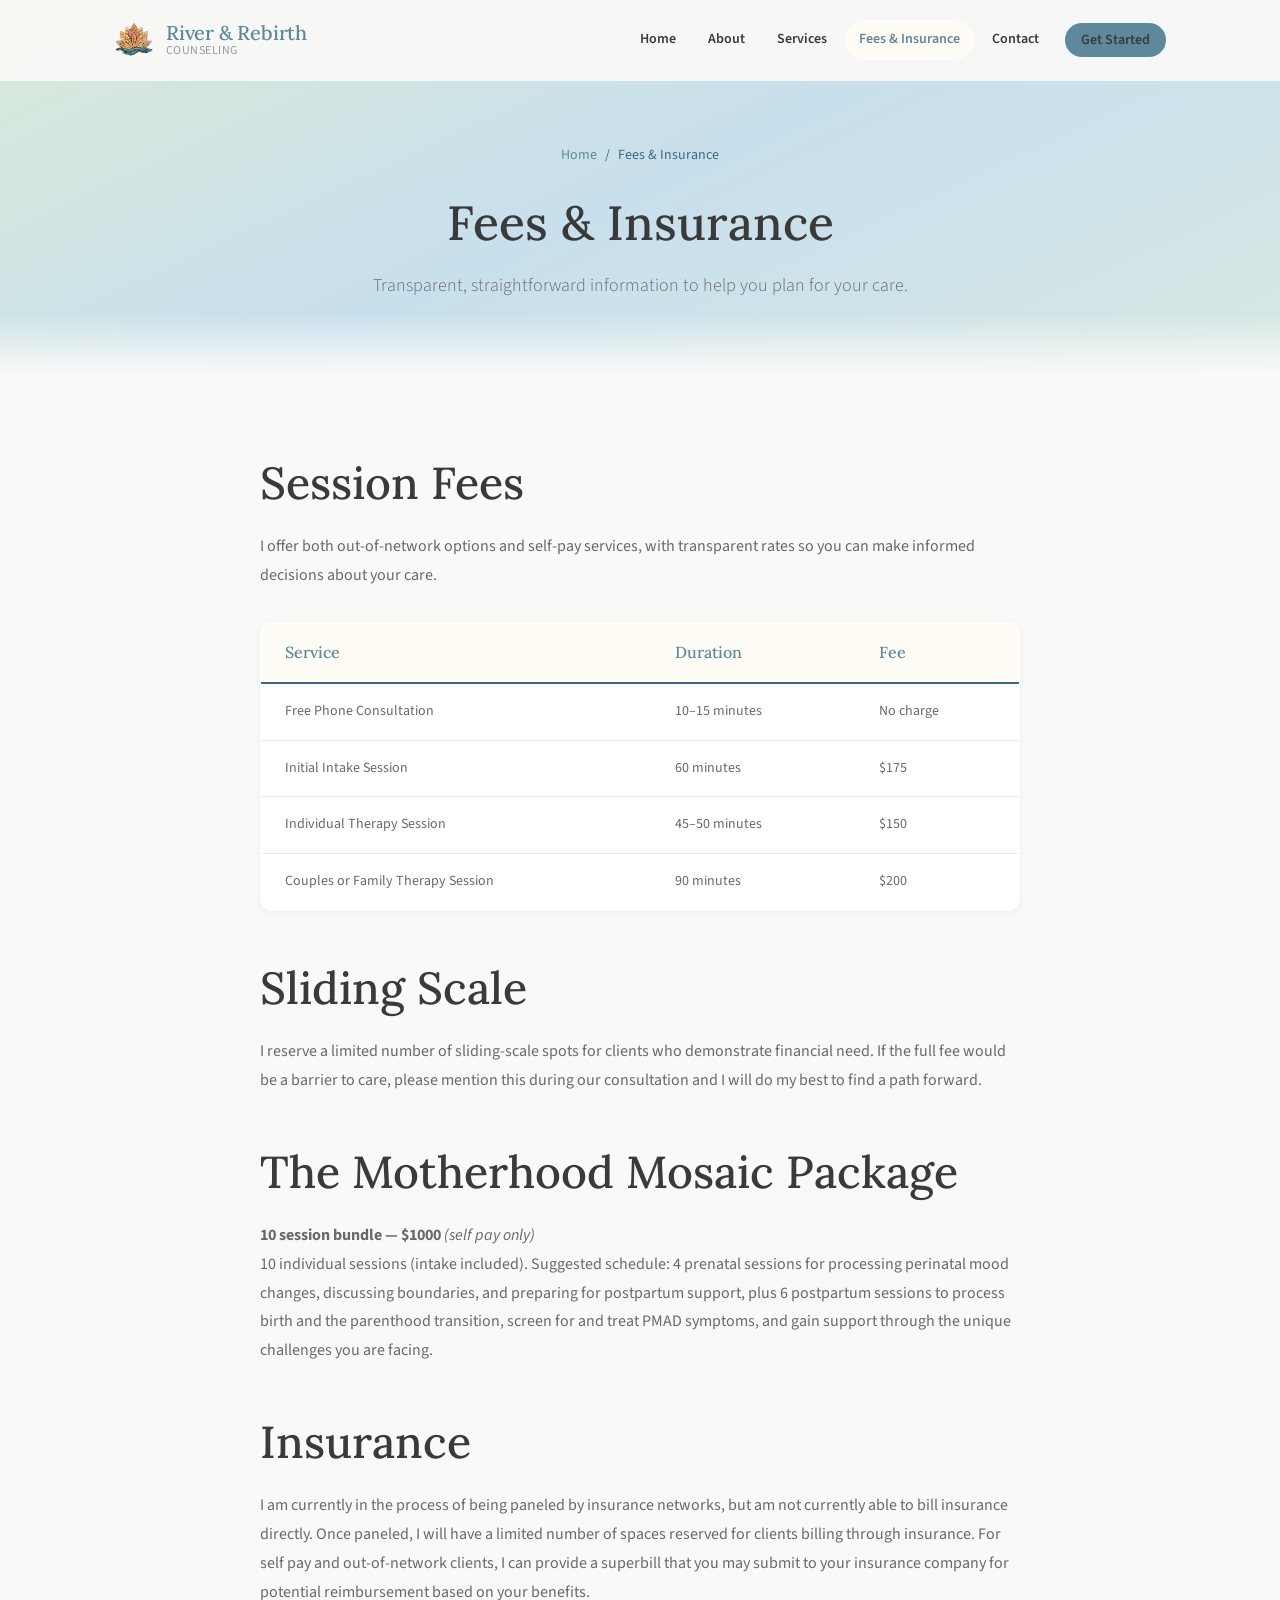
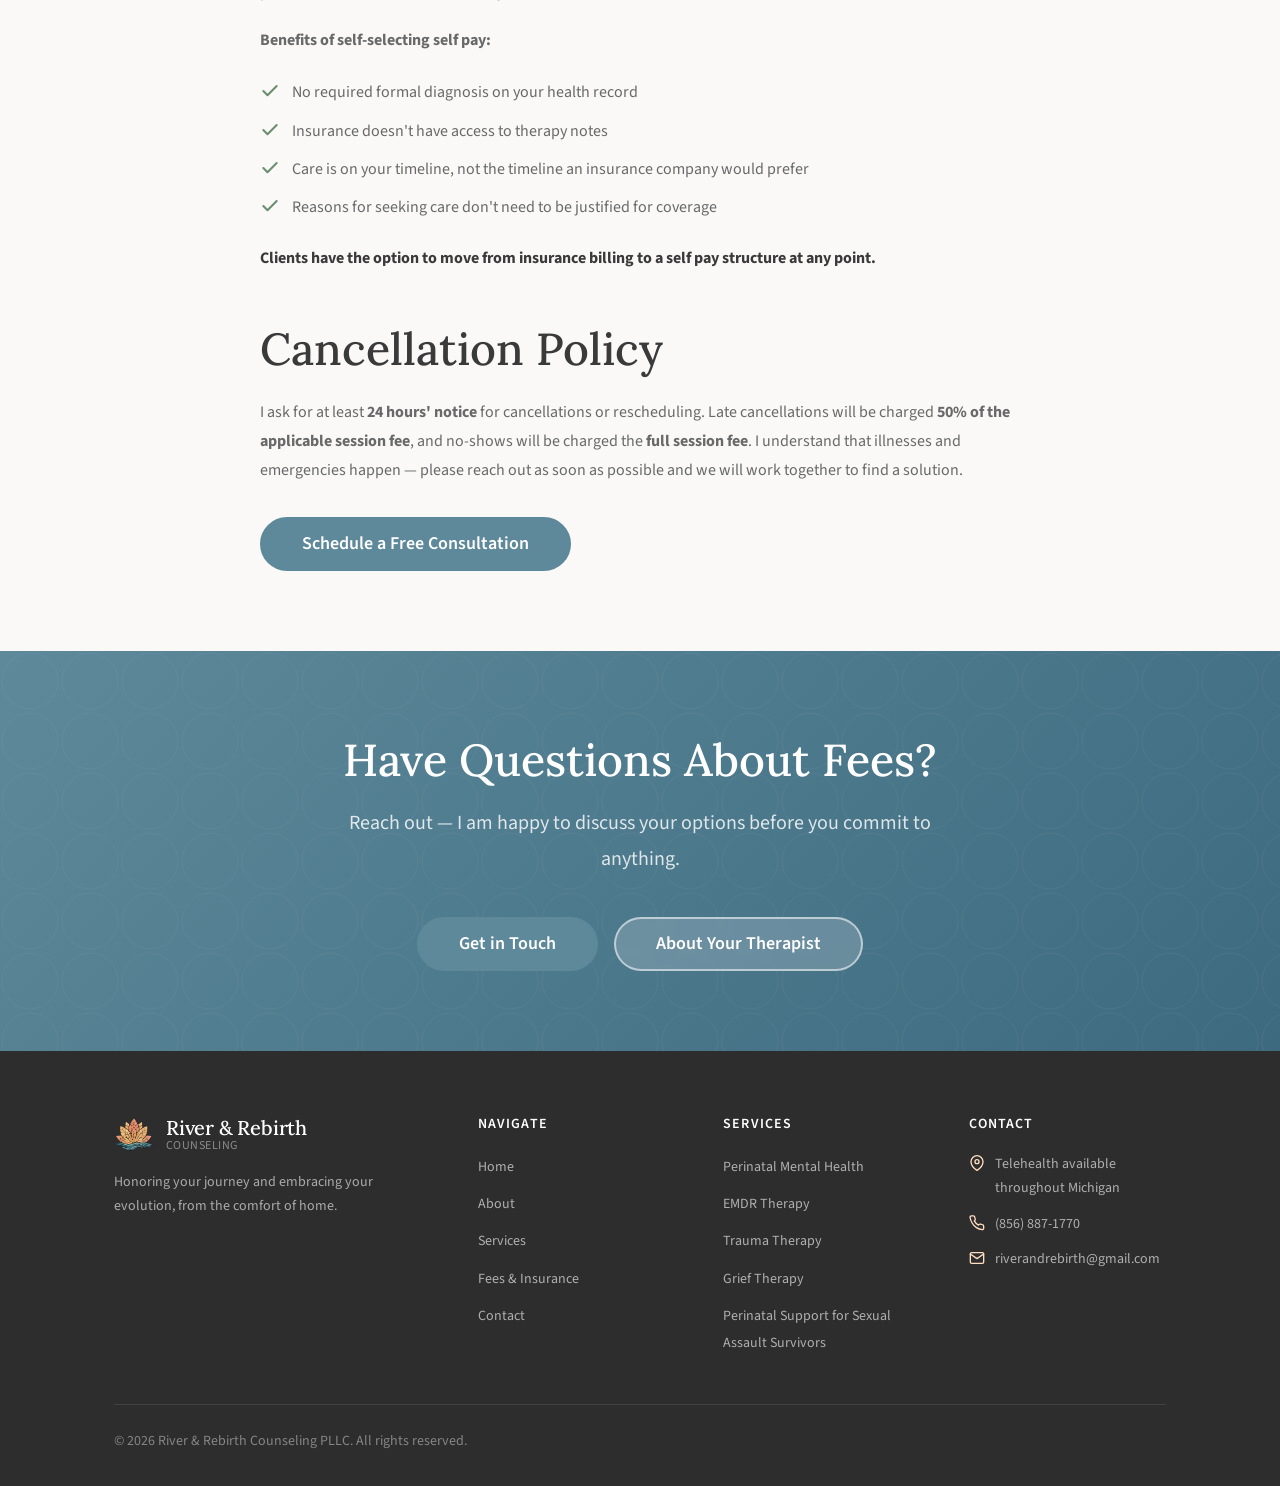
<file: fees-insurance.html>
<!DOCTYPE html>
<html lang="en">
<head>
      <!-- Google tag (gtag.js) -->
  <script async src="https://www.googletagmanager.com/gtag/js?id=G-N3Q6PBNVCK"></script>
  <script>
    window.dataLayer = window.dataLayer || [];
    function gtag(){dataLayer.push(arguments);}
    gtag('js', new Date());

    gtag('config', 'G-N3Q6PBNVCK');
  </script>
  <meta charset="UTF-8">
  <meta name="viewport" content="width=device-width, initial-scale=1.0">
  <title>Fees &amp; Insurance | River &amp; Rebirth Counseling — Michigan</title>
  <meta name="description" content="Session fees, insurance information, and the Good Faith Estimate notice for River &amp; Rebirth Counseling throughout Michigan.">
  <meta name="theme-color" content="#6B8F71">
  <link rel="icon" href="assets/images/logo.webp" type="image/webp">
  <link rel="preconnect" href="https://fonts.googleapis.com">
  <link rel="preconnect" href="https://fonts.gstatic.com" crossorigin>
  <link href="https://fonts.googleapis.com/css2?family=Lora:ital,wght@0,400;0,500;0,600;1,400;1,500&family=Source+Sans+Pro:wght@300;400;600;700&display=swap" rel="stylesheet">
  <link rel="stylesheet" href="assets/css/styles.css">
</head>
<body>
  <a href="#main" class="skip-link">Skip to main content</a>

  <header class="site-header" role="banner">
    <div class="container">
      <a href="index.html" class="site-logo" aria-label="River &amp; Rebirth Counseling — Home">
        <img class="site-logo__icon" src="assets/images/logo.webp" alt="" aria-hidden="true">
        <span class="site-logo__text"><span class="site-logo__name">River &amp; Rebirth</span><span class="site-logo__tagline">Counseling</span></span>
      </a>
      <nav class="site-nav" id="main-nav" role="navigation" aria-label="Main navigation">
        <a href="index.html">Home</a>
        <a href="about.html">About</a>
        <div class="nav-dropdown">
          <a href="services.html" class="nav-dropdown__toggle" aria-haspopup="true">Services</a>
          <div class="nav-dropdown__menu" role="menu" aria-label="Service pages">
            <a href="perinatal-mental-health.html" role="menuitem">Perinatal Mental Health</a>
            <a href="emdr-therapy.html" role="menuitem">EMDR Therapy</a>
            <a href="trauma-therapy.html" role="menuitem">Trauma Therapy</a>
            <a href="grief-therapy.html" role="menuitem">Grief Therapy</a>
            <a href="perinatal-support-sexual-assault-survivors.html" role="menuitem">Perinatal Support for Sexual Assault Survivors</a>
          </div>
        </div>
        <a href="fees-insurance.html">Fees & Insurance</a>
        <a href="contact.html">Contact</a>
        <a href="https://riverandrebirth.sessionshealth.com/" class="btn btn--primary btn--sm">Get Started</a>
      </nav>
      <button class="nav-toggle" aria-expanded="false" aria-controls="main-nav" aria-label="Toggle navigation">
        <span></span><span></span><span></span>
      </button>
    </div>
  </header>

  <main id="main">

    <section class="page-hero" aria-label="Fees introduction">
      <div class="container">
        <nav class="breadcrumb" aria-label="Breadcrumb">
          <a href="index.html">Home</a><span aria-hidden="true">/</span>
          <span aria-current="page">Fees &amp; Insurance</span>
        </nav>
        <h1>Fees &amp; Insurance</h1>
        <p class="lead">
          Transparent, straightforward information to help you plan for your care.
        </p>
      </div>
    </section>

    <section class="section" aria-labelledby="fees-main">
      <div class="container">
        <div class="service-content">

          <h2 id="fees-main">Session Fees</h2>
          <p>
            I offer both out-of-network options and self-pay services, with transparent
            rates so you can make informed decisions about your care.
          </p>

          <table class="fee-table" aria-label="Session fee schedule">
            <thead>
              <tr>
                <th>Service</th>
                <th>Duration</th>
                <th>Fee</th>
              </tr>
            </thead>
            <tbody>
              <tr>
                <td>Free Phone Consultation</td>
                <td>10–15 minutes</td>
                <td>No charge</td>
              </tr>
              <tr>
                <td>Initial Intake Session</td>
                <td>60 minutes</td>
                <td>$175</td>
              </tr>
              <tr>
                <td>Individual Therapy Session</td>
                <td>45–50 minutes</td>
                <td>$150</td>
              </tr>
              <tr>
                <td>Couples or Family Therapy Session</td>
                <td>90 minutes</td>
                <td>$200</td>
              </tr>
            </tbody>
          </table>

          <h2>Sliding Scale</h2>
          <p>
            I reserve a limited number of sliding-scale spots for clients who demonstrate
            financial need. If the full fee would be a barrier to care, please mention this
            during our consultation and I will do my best to find a path forward.
          </p>

          <h2>The Motherhood Mosaic Package</h2>
          <p>
            <strong>10 session bundle — $1000</strong> <i>(self pay only)</i><br>
            10 individual sessions (intake included).
            Suggested schedule: 4 prenatal sessions for processing perinatal mood changes,
            discussing boundaries, and preparing for postpartum support, plus 6 postpartum
            sessions to process birth and the parenthood transition, screen for and treat
            PMAD symptoms, and gain support through the unique challenges you are facing.
          </p>

          <h2>Insurance</h2>
          <p>
            I am currently in the process of being paneled by insurance networks, but am not
            currently able to bill insurance directly. Once paneled, I will have a limited number of
            spaces reserved for clients billing through insurance. For self pay and out-of-network clients,
            I can provide a superbill that you may submit to your insurance company for potential reimbursement
            based on your benefits.
          </p>
          <p>
            <strong>Benefits of self-selecting self pay:</strong>
          <ul class="check-list">
            <li>No required formal diagnosis on your health record</li>
            <li>Insurance doesn't have access to therapy notes</li>
            <li>Care is on your timeline, not the timeline an insurance company would prefer</li>
            <li>Reasons for seeking care don't need to be justified for coverage</li>
          </ul>
          <strong>Clients have the option to move from insurance billing to a self pay structure at any point.</strong>
          </p>


          <h2>Cancellation Policy</h2>
          <p>
            I ask for at least <strong>24 hours' notice</strong> for cancellations or
            rescheduling. Late cancellations will be charged <strong>50% of the applicable session fee</strong>,
            and no-shows will be charged the <strong>full session fee</strong>. I understand that illnesses and
            emergencies happen — please reach out as soon as possible and we will work together
            to find a solution.
          </p>

          <div class="mt-4">
            <a href="https://riverandrebirth.sessionshealth.com/" class="btn btn--primary btn--lg">Schedule a Free Consultation</a>
          </div>
        </div>
      </div>
    </section>

    <section class="cta-section" aria-labelledby="fees-cta-heading">
      <div class="container">
        <h2 id="fees-cta-heading">Have Questions About Fees?</h2>
        <p>Reach out — I am happy to discuss your options before you commit to anything.</p>
        <div class="btn-group">
          <a href="contact.html" class="btn btn--primary btn--lg">Get in Touch</a>
          <a href="about.html" class="btn btn--ghost btn--lg">About Your Therapist</a>
        </div>
      </div>
    </section>

  </main>

  <footer class="site-footer" role="contentinfo">
    <div class="container">
      <div class="footer-grid">
        <div class="footer-brand">
          <a href="index.html" class="site-logo">
            <img class="site-logo__icon" src="assets/images/logo.webp" alt="" aria-hidden="true">
            <span class="site-logo__text"><span class="site-logo__name">River &amp; Rebirth</span><span class="site-logo__tagline">Counseling</span></span>
          </a>
          <p>Honoring your journey and embracing your evolution, from the comfort of home.</p>
        </div>
        <div class="footer-col">
          <h4>Navigate</h4>
          <ul>
            <li><a href="index.html">Home</a></li>
            <li><a href="about.html">About</a></li>
            <li><a href="services.html">Services</a></li>
            <li><a href="fees-insurance.html">Fees &amp; Insurance</a></li>
            <li><a href="contact.html">Contact</a></li>
          </ul>
        </div>
        <div class="footer-col">
          <h4>Services</h4>
          <ul>
            <li><a href="perinatal-mental-health.html">Perinatal Mental Health</a></li>
            <li><a href="emdr-therapy.html">EMDR Therapy</a></li>
            <li><a href="trauma-therapy.html">Trauma Therapy</a></li>
            <li><a href="grief-therapy.html">Grief Therapy</a></li>
            <li><a href="perinatal-support-sexual-assault-survivors.html">Perinatal Support for Sexual Assault Survivors</a></li>
          </ul>
        </div>
        <div class="footer-col">
          <h4>Contact</h4>
          <div class="footer-contact-item">
            <svg viewBox="0 0 24 24" fill="none" stroke="currentColor" stroke-width="2" stroke-linecap="round" stroke-linejoin="round" aria-hidden="true"><path d="M21 10c0 7-9 13-9 13s-9-6-9-13a9 9 0 0 1 18 0z"/><circle cx="12" cy="10" r="3"/></svg>
            <span>Telehealth available throughout Michigan</span>
          </div>
          <div class="footer-contact-item">
            <svg viewBox="0 0 24 24" fill="none" stroke="currentColor" stroke-width="2" stroke-linecap="round" stroke-linejoin="round" aria-hidden="true"><path d="M22 16.92v3a2 2 0 0 1-2.18 2 19.79 19.79 0 0 1-8.63-3.07A19.5 19.5 0 0 1 4.69 12a19.79 19.79 0 0 1-3.07-8.67A2 2 0 0 1 3.6 1.27h3a2 2 0 0 1 2 1.72c.127.96.361 1.903.7 2.81a2 2 0 0 1-.45 2.11L7.91 8.8a16 16 0 0 0 6.29 6.29l.86-.86a2 2 0 0 1 2.11-.45c.907.339 1.85.573 2.81.7A2 2 0 0 1 21.73 16.92z"/></svg>
            <a href="tel:+18568871770">(856) 887-1770</a>
          </div>
          <div class="footer-contact-item">
            <svg viewBox="0 0 24 24" fill="none" stroke="currentColor" stroke-width="2" stroke-linecap="round" stroke-linejoin="round" aria-hidden="true"><path d="M4 4h16c1.1 0 2 .9 2 2v12c0 1.1-.9 2-2 2H4c-1.1 0-2-.9-2-2V6c0-1.1.9-2 2-2z"/><polyline points="22,6 12,13 2,6"/></svg>
            <a href="mailto:riverandrebirth@gmail.com">riverandrebirth@gmail.com</a>
          </div>
        </div>
      </div>
      <div class="footer-bottom">
        <p>&copy; <span id="year"></span> River &amp; Rebirth Counseling PLLC. All rights reserved.</p>
      </div>
    </div>
  </footer>

  <script>document.getElementById('year').textContent = new Date().getFullYear();</script>
  <script src="assets/js/script.js"></script>
</body>
</html>
</file>
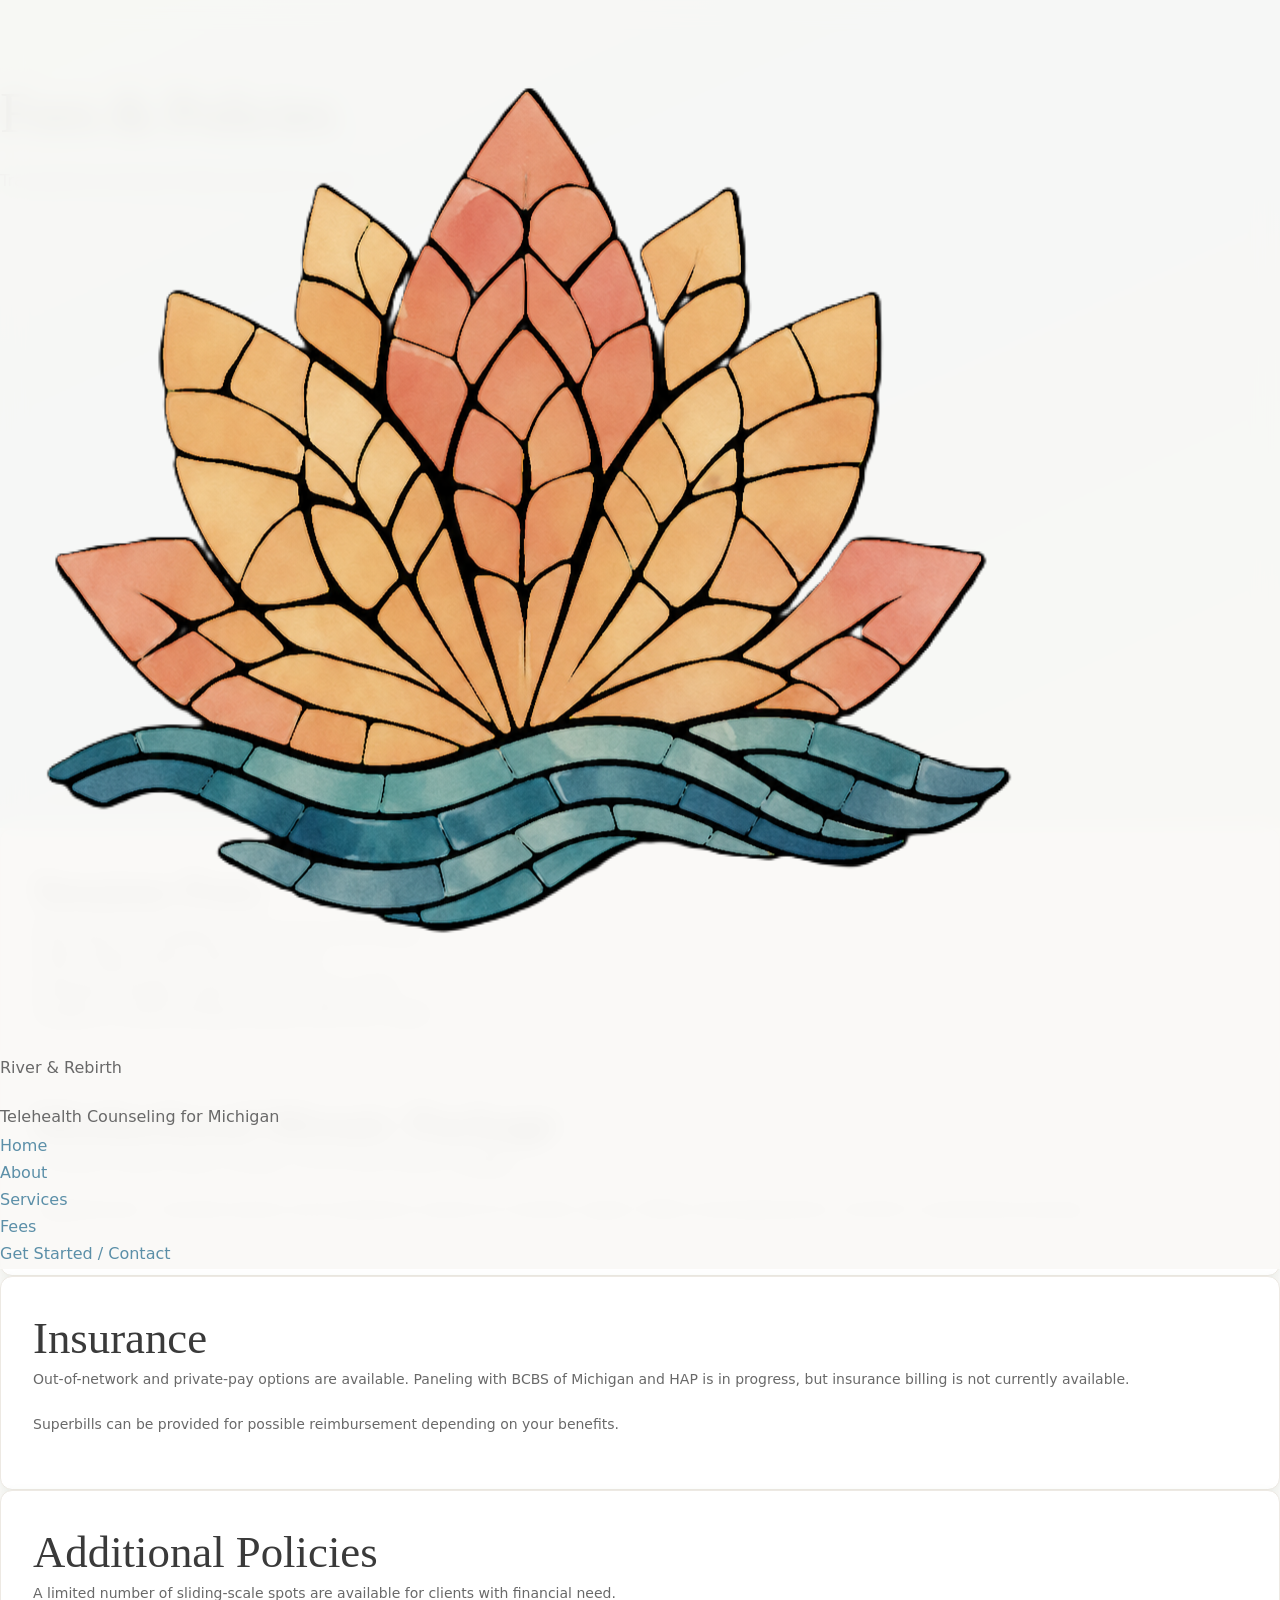
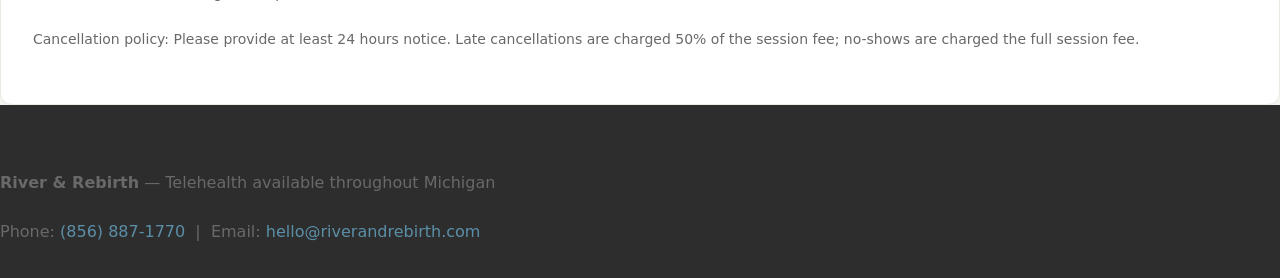
<file: fees.html>
<!DOCTYPE html>
<html lang="en">
<head>
  <meta charset="UTF-8" />
  <meta name="viewport" content="width=device-width, initial-scale=1.0" />
  <title>Fees | River &amp; Rebirth</title>
  <meta name="description" content="View counseling fees, package options, insurance information, and cancellation policy for River & Rebirth." />
  <link rel="stylesheet" href="assets/css/styles.css" />
</head>
<body>
  <header class="site-header">
    <div class="header-inner">
      <a class="brand" href="index.html">
        <img src="logo.png" alt="River &amp; Rebirth logo" />
        <div>
          <p class="brand-title">River &amp; Rebirth</p>
          <p class="brand-subtitle">Telehealth Counseling for Michigan</p>
        </div>
      </a>
      <nav aria-label="Main navigation">
        <ul class="nav-list">
          <li><a href="index.html">Home</a></li>
          <li><a href="about.html">About</a></li>
          <li><a href="services.html">Services</a></li>
          <li><a class="active" href="fees.html">Fees</a></li>
          <li><a href="contact.html">Get Started / Contact</a></li>
        </ul>
      </nav>
    </div>
  </header>

  <main class="main">
    <section class="hero">
      <h1>Fees &amp; Policies</h1>
      <p>Transparent pricing to help you plan for care.</p>
    </section>

    <section class="grid-2">
      <article class="card">
        <h2>Session Fees</h2>
        <ul class="clean">
          <li>Free phone consultation (10&ndash;15 min): No charge</li>
          <li>Initial intake session (60 min): $175</li>
          <li>Individual therapy session (45&ndash;50 min): $150</li>
          <li>Couples or family therapy session (90 min): $200</li>
        </ul>
      </article>

      <article class="card">
        <h2>Motherhood Mosaic Package</h2>
        <p>10-session bundle (intake included), 45&ndash;50 minute sessions: <strong>$1200</strong>.</p>
        <p>Suggested plan: 4 prenatal sessions and 6 postpartum sessions for transition support, PMAD screening/treatment, and birth or parenthood processing.</p>
      </article>

      <article class="card">
        <h2>Insurance</h2>
        <p>Out-of-network and private-pay options are available. Paneling with BCBS of Michigan and HAP is in progress, but insurance billing is not currently available.</p>
        <p>Superbills can be provided for possible reimbursement depending on your benefits.</p>
      </article>

      <article class="card">
        <h2>Additional Policies</h2>
        <p>A limited number of sliding-scale spots are available for clients with financial need.</p>
        <p>Cancellation policy: Please provide at least 24 hours notice. Late cancellations are charged 50% of the session fee; no-shows are charged the full session fee.</p>
      </article>
    </section>
  </main>

  <footer class="site-footer">
    <div class="footer-inner">
      <p><strong>River &amp; Rebirth</strong> &mdash; Telehealth available throughout Michigan</p>
      <p>Phone: <a href="tel:+18568871770">(856) 887-1770</a> &nbsp;|&nbsp; Email: <a href="mailto:hello@riverandrebirth.com">hello@riverandrebirth.com</a></p>
    </div>
  </footer>
</body>
</html>
</file>
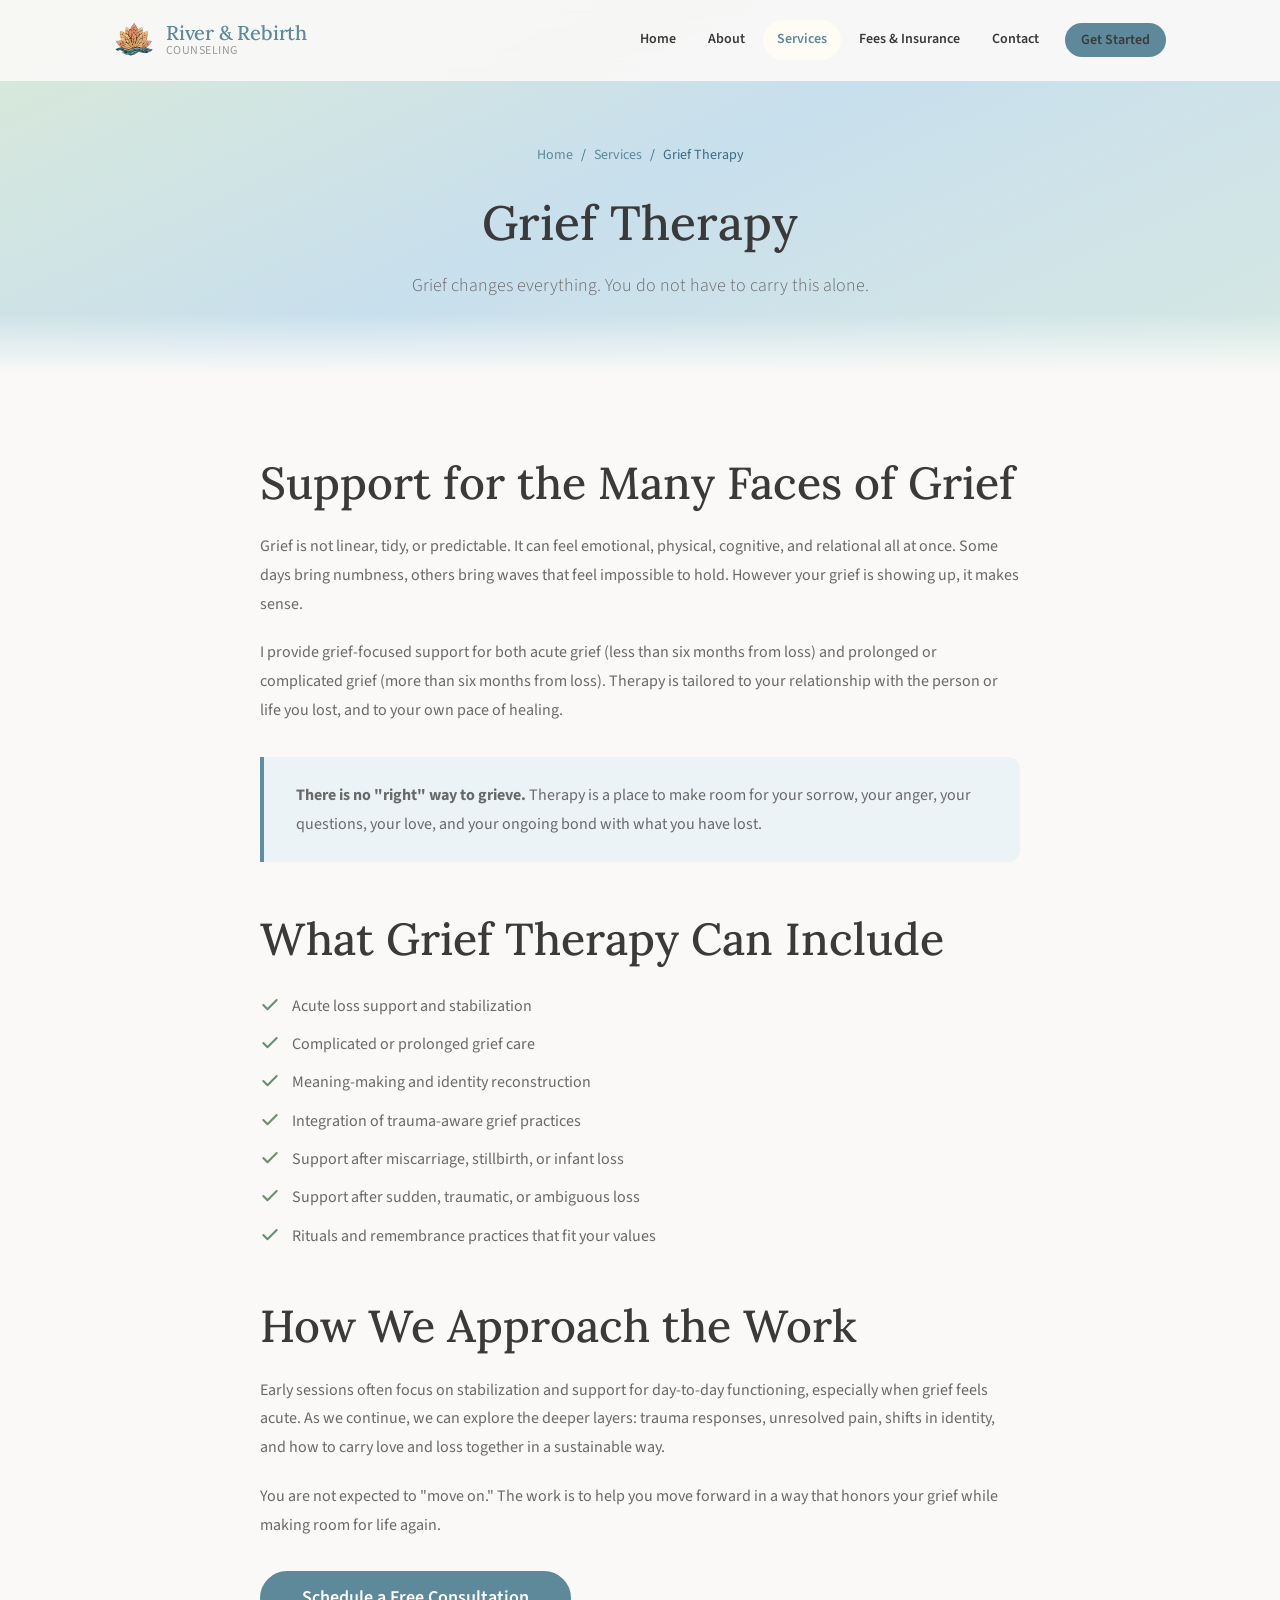
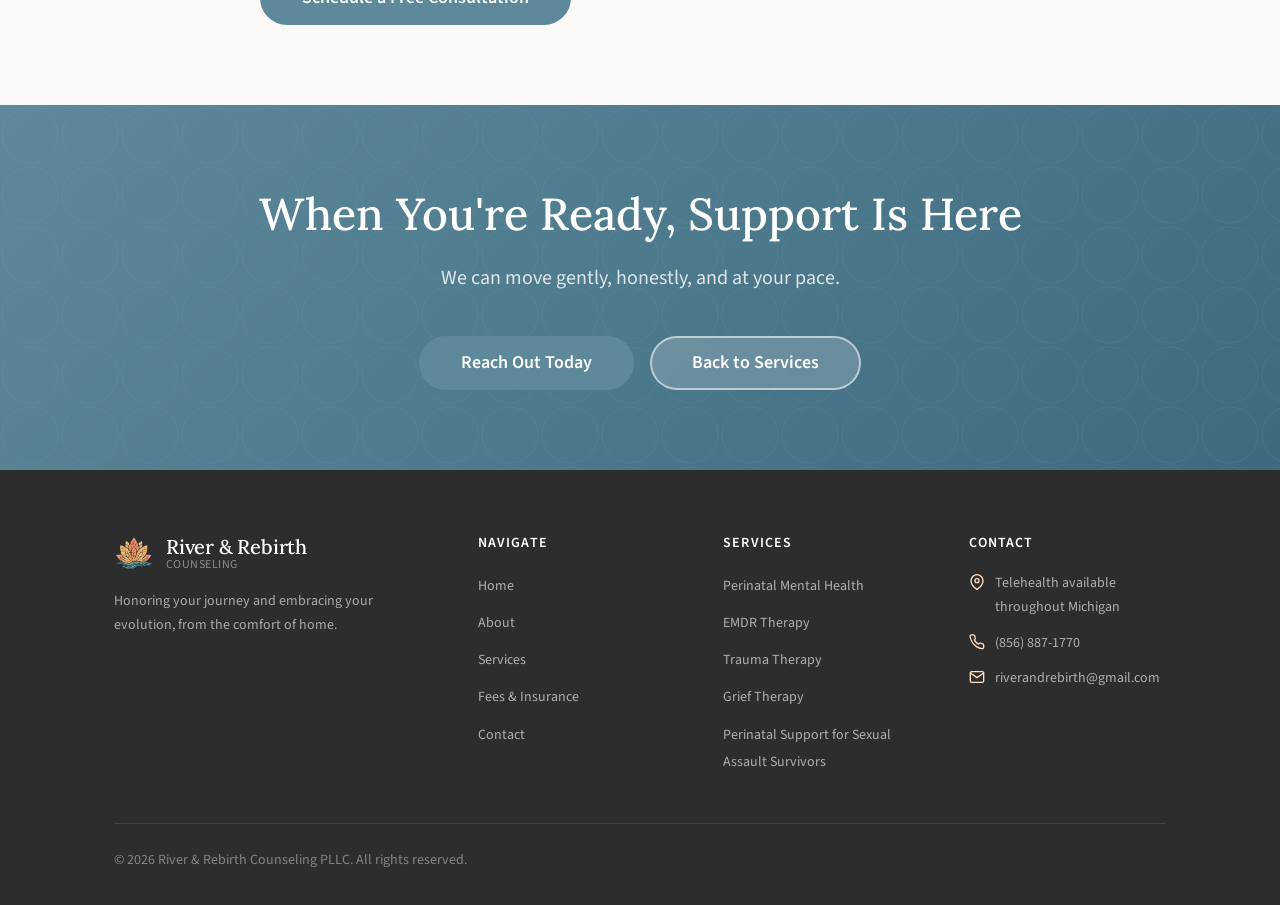
<file: grief-therapy.html>
<!DOCTYPE html>
<html lang="en">
<head>
      <!-- Google tag (gtag.js) -->
  <script async src="https://www.googletagmanager.com/gtag/js?id=G-N3Q6PBNVCK"></script>
  <script>
    window.dataLayer = window.dataLayer || [];
    function gtag(){dataLayer.push(arguments);}
    gtag('js', new Date());

    gtag('config', 'G-N3Q6PBNVCK');
  </script>
  <meta charset="UTF-8">
  <meta name="viewport" content="width=device-width, initial-scale=1.0">
  <title>Grief Therapy | River &amp; Rebirth Counseling — Michigan</title>
  <meta name="description" content="Grief therapy in Michigan for acute grief and prolonged grief. Compassionate, trauma-aware support at your pace.">
  <meta name="theme-color" content="#6B8F71">
  <link rel="icon" href="assets/images/logo.webp" type="image/webp">
  <link rel="preconnect" href="https://fonts.googleapis.com">
  <link rel="preconnect" href="https://fonts.gstatic.com" crossorigin>
  <link href="https://fonts.googleapis.com/css2?family=Lora:ital,wght@0,400;0,500;0,600;1,400;1,500&family=Source+Sans+Pro:wght@300;400;600;700&display=swap" rel="stylesheet">
  <link rel="stylesheet" href="assets/css/styles.css">
</head>
<body>
  <a href="#main" class="skip-link">Skip to main content</a>

  <header class="site-header" role="banner">
    <div class="container">
      <a href="index.html" class="site-logo" aria-label="River &amp; Rebirth Counseling — Home">
        <img class="site-logo__icon" src="assets/images/logo.webp" alt="" aria-hidden="true">
        <span class="site-logo__text"><span class="site-logo__name">River &amp; Rebirth</span><span class="site-logo__tagline">Counseling</span></span>
      </a>
      <nav class="site-nav" id="main-nav" role="navigation" aria-label="Main navigation">
        <a href="index.html">Home</a>
        <a href="about.html">About</a>
        <div class="nav-dropdown">
          <a href="services.html" class="nav-dropdown__toggle" aria-haspopup="true">Services</a>
          <div class="nav-dropdown__menu" role="menu" aria-label="Service pages">
            <a href="perinatal-mental-health.html" role="menuitem">Perinatal Mental Health</a>
            <a href="emdr-therapy.html" role="menuitem">EMDR Therapy</a>
            <a href="trauma-therapy.html" role="menuitem">Trauma Therapy</a>
            <a href="grief-therapy.html" role="menuitem">Grief Therapy</a>
            <a href="perinatal-support-sexual-assault-survivors.html" role="menuitem">Perinatal Support for Sexual Assault Survivors</a>
          </div>
        </div>
        <a href="fees-insurance.html">Fees & Insurance</a>
        <a href="contact.html">Contact</a>
        <a href="https://riverandrebirth.sessionshealth.com/" class="btn btn--primary btn--sm">Get Started</a>
      </nav>
      <button class="nav-toggle" aria-expanded="false" aria-controls="main-nav" aria-label="Toggle navigation">
        <span></span><span></span><span></span>
      </button>
    </div>
  </header>

  <main id="main">

    <section class="page-hero" aria-label="Grief therapy introduction">
      <div class="container">
        <nav class="breadcrumb" aria-label="Breadcrumb">
          <a href="index.html">Home</a><span aria-hidden="true">/</span>
          <a href="services.html">Services</a><span aria-hidden="true">/</span>
          <span aria-current="page">Grief Therapy</span>
        </nav>
        <h1>Grief Therapy</h1>
        <p class="lead">
          Grief changes everything. You do not have to carry this alone.
        </p>
      </div>
    </section>

    <section class="section" aria-labelledby="grief-main">
      <div class="container">
        <div class="service-content">

          <h2 id="grief-main">Support for the Many Faces of Grief</h2>
          <p>
            Grief is not linear, tidy, or predictable. It can feel emotional, physical,
            cognitive, and relational all at once. Some days bring numbness, others bring
            waves that feel impossible to hold. However your grief is showing up, it makes sense.
          </p>
          <p>
            I provide grief-focused support for both acute grief (less than six months from loss)
            and prolonged or complicated grief (more than six months from loss). Therapy is tailored
            to your relationship with the person or life you lost, and to your own pace of healing.
          </p>

          <div class="info-box info-box--secondary">
            <p>
              <strong>There is no "right" way to grieve.</strong> Therapy is a place to make room for
              your sorrow, your anger, your questions, your love, and your ongoing bond with what you have lost.
            </p>
          </div>

          <h2>What Grief Therapy Can Include</h2>
          <ul class="check-list">
            <li>Acute loss support and stabilization</li>
            <li>Complicated or prolonged grief care</li>
            <li>Meaning-making and identity reconstruction</li>
            <li>Integration of trauma-aware grief practices</li>
            <li>Support after miscarriage, stillbirth, or infant loss</li>
            <li>Support after sudden, traumatic, or ambiguous loss</li>
            <li>Rituals and remembrance practices that fit your values</li>
          </ul>

          <h2>How We Approach the Work</h2>
          <p>
            Early sessions often focus on stabilization and support for day-to-day functioning,
            especially when grief feels acute. As we continue, we can explore the deeper layers:
            trauma responses, unresolved pain, shifts in identity, and how to carry love and loss
            together in a sustainable way.
          </p>
          <p>
            You are not expected to "move on." The work is to help you move forward in a way that
            honors your grief while making room for life again.
          </p>

          <div class="mt-4">
            <a href="https://riverandrebirth.sessionshealth.com/" class="btn btn--primary btn--lg">Schedule a Free Consultation</a>
          </div>
        </div>
      </div>
    </section>

    <section class="cta-section" aria-labelledby="grief-cta-heading">
      <div class="container">
        <h2 id="grief-cta-heading">When You're Ready, Support Is Here</h2>
        <p>We can move gently, honestly, and at your pace.</p>
        <div class="btn-group">
          <a href="contact.html" class="btn btn--primary btn--lg">Reach Out Today</a>
          <a href="services.html" class="btn btn--ghost btn--lg">Back to Services</a>
        </div>
      </div>
    </section>

  </main>

  <footer class="site-footer" role="contentinfo">
    <div class="container">
      <div class="footer-grid">
        <div class="footer-brand">
          <a href="index.html" class="site-logo">
            <img class="site-logo__icon" src="assets/images/logo.webp" alt="" aria-hidden="true">
            <span class="site-logo__text"><span class="site-logo__name">River &amp; Rebirth</span><span class="site-logo__tagline">Counseling</span></span>
          </a>
          <p>Honoring your journey and embracing your evolution, from the comfort of home.</p>
        </div>
        <div class="footer-col">
          <h4>Navigate</h4>
          <ul>
            <li><a href="index.html">Home</a></li>
            <li><a href="about.html">About</a></li>
            <li><a href="services.html">Services</a></li>
            <li><a href="fees-insurance.html">Fees &amp; Insurance</a></li>
            <li><a href="contact.html">Contact</a></li>
          </ul>
        </div>
        <div class="footer-col">
          <h4>Services</h4>
          <ul>
            <li><a href="perinatal-mental-health.html">Perinatal Mental Health</a></li>
            <li><a href="emdr-therapy.html">EMDR Therapy</a></li>
            <li><a href="trauma-therapy.html">Trauma Therapy</a></li>
            <li><a href="grief-therapy.html">Grief Therapy</a></li>
            <li><a href="perinatal-support-sexual-assault-survivors.html">Perinatal Support for Sexual Assault Survivors</a></li>
          </ul>
        </div>
        <div class="footer-col">
          <h4>Contact</h4>
          <div class="footer-contact-item">
            <svg viewBox="0 0 24 24" fill="none" stroke="currentColor" stroke-width="2" stroke-linecap="round" stroke-linejoin="round" aria-hidden="true"><path d="M21 10c0 7-9 13-9 13s-9-6-9-13a9 9 0 0 1 18 0z"/><circle cx="12" cy="10" r="3"/></svg>
            <span>Telehealth available throughout Michigan</span>
          </div>
          <div class="footer-contact-item">
            <svg viewBox="0 0 24 24" fill="none" stroke="currentColor" stroke-width="2" stroke-linecap="round" stroke-linejoin="round" aria-hidden="true"><path d="M22 16.92v3a2 2 0 0 1-2.18 2 19.79 19.79 0 0 1-8.63-3.07A19.5 19.5 0 0 1 4.69 12a19.79 19.79 0 0 1-3.07-8.67A2 2 0 0 1 3.6 1.27h3a2 2 0 0 1 2 1.72c.127.96.361 1.903.7 2.81a2 2 0 0 1-.45 2.11L7.91 8.8a16 16 0 0 0 6.29 6.29l.86-.86a2 2 0 0 1 2.11-.45c.907.339 1.85.573 2.81.7A2 2 0 0 1 21.73 16.92z"/></svg>
            <a href="tel:+18568871770">(856) 887-1770</a>
          </div>
          <div class="footer-contact-item">
            <svg viewBox="0 0 24 24" fill="none" stroke="currentColor" stroke-width="2" stroke-linecap="round" stroke-linejoin="round" aria-hidden="true"><path d="M4 4h16c1.1 0 2 .9 2 2v12c0 1.1-.9 2-2 2H4c-1.1 0-2-.9-2-2V6c0-1.1.9-2 2-2z"/><polyline points="22,6 12,13 2,6"/></svg>
            <a href="mailto:riverandrebirth@gmail.com">riverandrebirth@gmail.com</a>
          </div>
        </div>
      </div>
      <div class="footer-bottom">
        <p>&copy; <span id="year"></span> River &amp; Rebirth Counseling PLLC. All rights reserved.</p>
      </div>
    </div>
  </footer>

  <script>document.getElementById('year').textContent = new Date().getFullYear();</script>
  <script src="assets/js/script.js"></script>
</body>
</html>
</file>
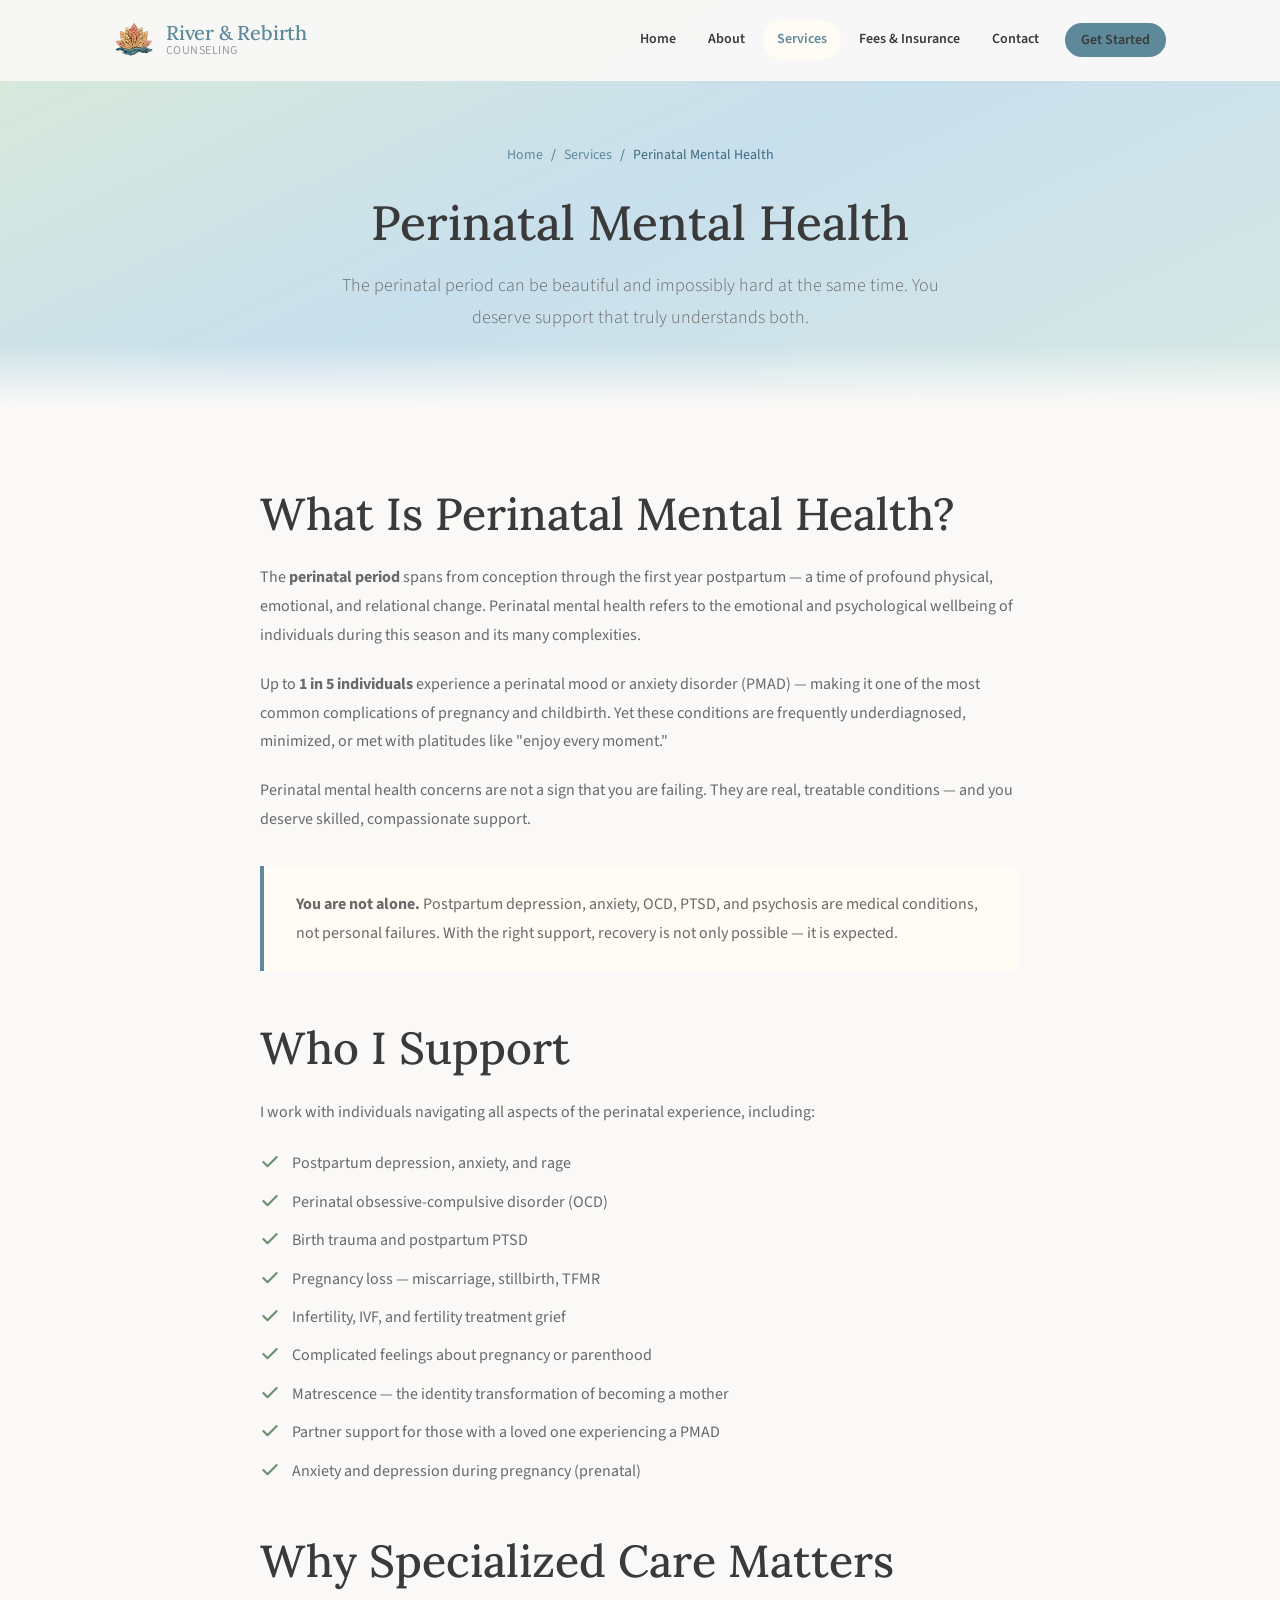
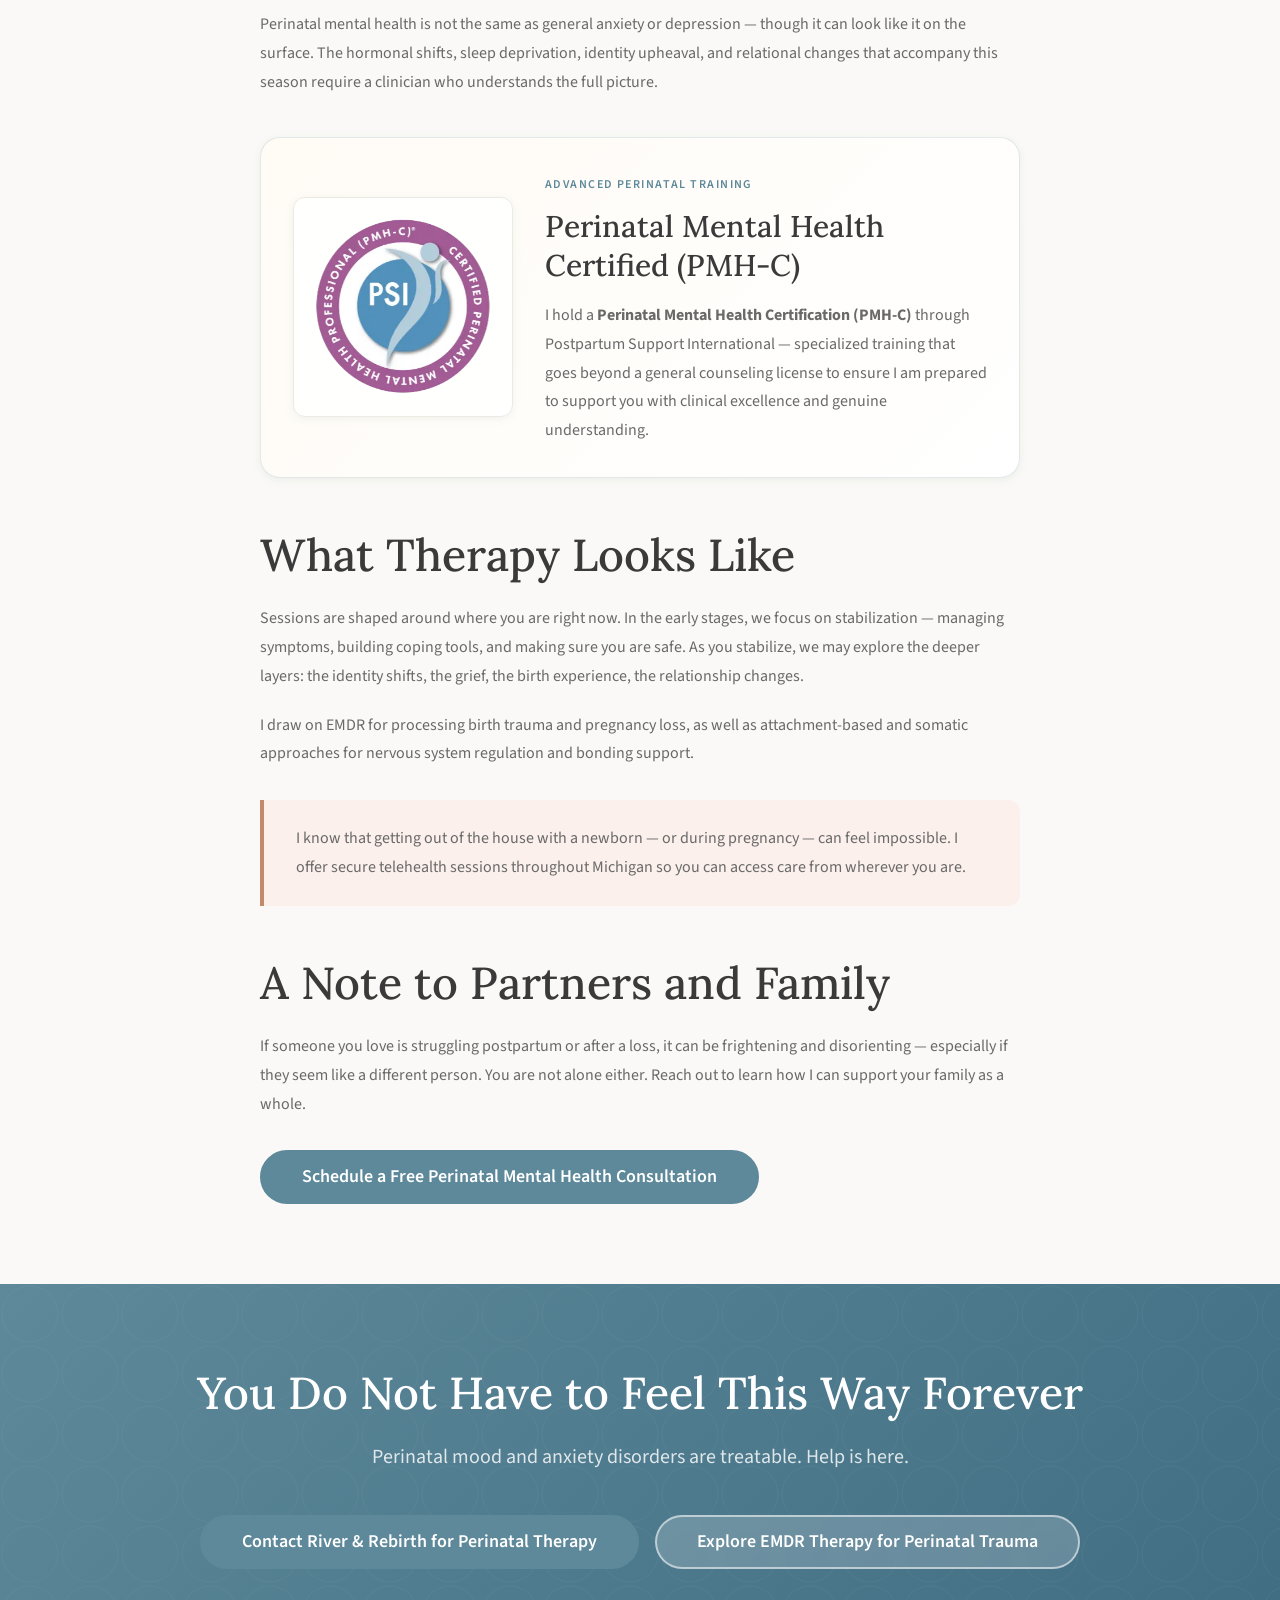
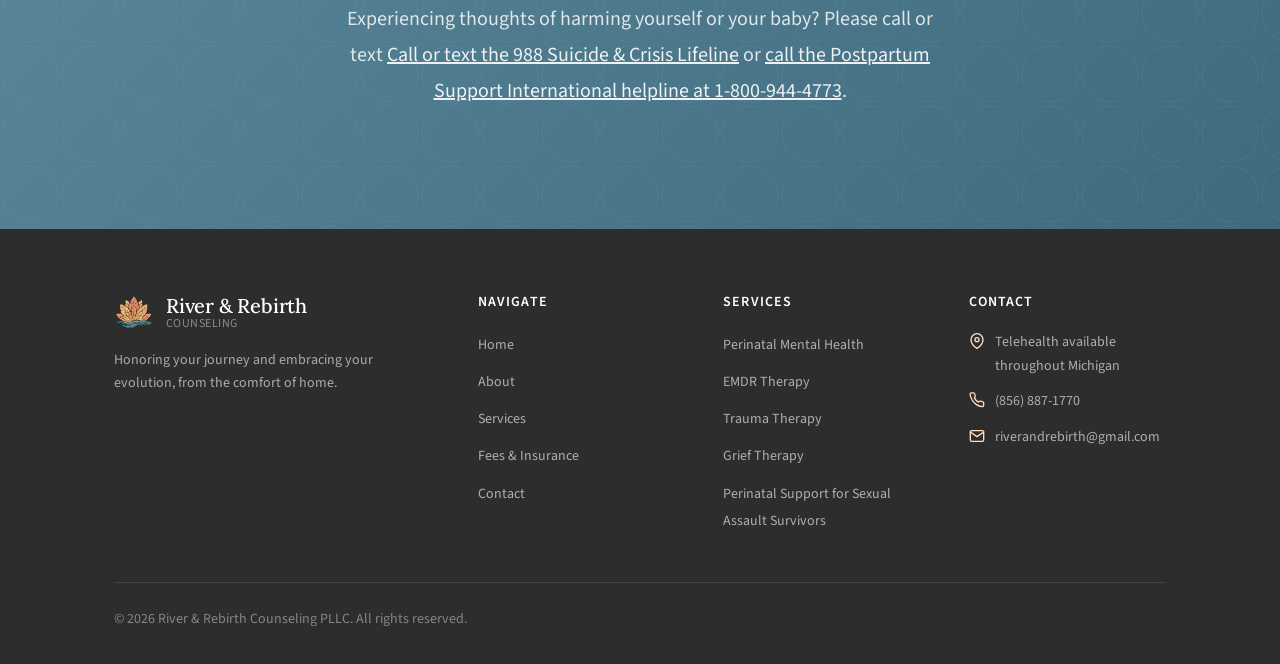
<file: perinatal-mental-health.html>
<!DOCTYPE html>
<html lang="en">
<head>
      <!-- Google tag (gtag.js) -->
  <script async src="https://www.googletagmanager.com/gtag/js?id=G-N3Q6PBNVCK"></script>
  <script>
    window.dataLayer = window.dataLayer || [];
    function gtag(){dataLayer.push(arguments);}
    gtag('js', new Date());

    gtag('config', 'G-N3Q6PBNVCK');
  </script>
  <meta charset="UTF-8">
  <meta name="viewport" content="width=device-width, initial-scale=1.0">
  <title>Perinatal Mental Health | River &amp; Rebirth Counseling — Michigan</title>
  <meta name="description" content="Specialized therapy for postpartum depression, birth trauma, pregnancy loss, and infertility throughout Michigan. You deserve real support during this season.">
  <meta name="theme-color" content="#6B8F71">
  <link rel="icon" href="assets/images/logo.webp" type="image/webp">
  <link rel="preconnect" href="https://fonts.googleapis.com">
  <link rel="preconnect" href="https://fonts.gstatic.com" crossorigin>
  <link href="https://fonts.googleapis.com/css2?family=Lora:ital,wght@0,400;0,500;0,600;1,400;1,500&family=Source+Sans+Pro:wght@300;400;600;700&display=swap" rel="stylesheet">
  <link rel="stylesheet" href="assets/css/styles.css">
</head>
<body>
  <a href="#main" class="skip-link">Skip to main content</a>

  <header class="site-header" role="banner">
    <div class="container">
      <a href="index.html" class="site-logo" aria-label="River &amp; Rebirth Counseling — Home">
        <img class="site-logo__icon" src="assets/images/logo.webp" alt="" aria-hidden="true">
        <span class="site-logo__text"><span class="site-logo__name">River &amp; Rebirth</span><span class="site-logo__tagline">Counseling</span></span>
      </a>
      <nav class="site-nav" id="main-nav" role="navigation" aria-label="Main navigation">
        <a href="index.html">Home</a>
        <a href="about.html">About</a>
        <div class="nav-dropdown">
          <a href="services.html" class="nav-dropdown__toggle" aria-haspopup="true">Services</a>
          <div class="nav-dropdown__menu" role="menu" aria-label="Service pages">
            <a href="perinatal-mental-health.html" role="menuitem">Perinatal Mental Health</a>
            <a href="emdr-therapy.html" role="menuitem">EMDR Therapy</a>
            <a href="trauma-therapy.html" role="menuitem">Trauma Therapy</a>
            <a href="grief-therapy.html" role="menuitem">Grief Therapy</a>
            <a href="perinatal-support-sexual-assault-survivors.html" role="menuitem">Perinatal Support for Sexual Assault Survivors</a>
          </div>
        </div>
        <a href="fees-insurance.html">Fees & Insurance</a>
        <a href="contact.html">Contact</a>
        <a href="https://riverandrebirth.sessionshealth.com/" class="btn btn--primary btn--sm">Get Started</a>
      </nav>
      <button class="nav-toggle" aria-expanded="false" aria-controls="main-nav" aria-label="Toggle navigation">
        <span></span><span></span><span></span>
      </button>
    </div>
  </header>

  <main id="main">

    <section class="page-hero" aria-label="Perinatal mental health introduction">
      <div class="container">
        <nav class="breadcrumb" aria-label="Breadcrumb">
          <a href="index.html">Home</a><span aria-hidden="true">/</span>
          <a href="services.html">Services</a><span aria-hidden="true">/</span>
          <span aria-current="page">Perinatal Mental Health</span>
        </nav>
        <h1>Perinatal Mental Health</h1>
        <p class="lead">
          The perinatal period can be beautiful and impossibly hard at the same time.
          You deserve support that truly understands both.
        </p>
      </div>
    </section>

    <section class="section" aria-labelledby="perinatal-main">
      <div class="container">
        <div class="service-content">

          <h2 id="perinatal-main">What Is Perinatal Mental Health?</h2>
          <p>
            The <strong>perinatal period</strong> spans from conception through the first year
            postpartum — a time of profound physical, emotional, and relational change. Perinatal
            mental health refers to the emotional and psychological wellbeing of individuals
            during this season and its many complexities.
          </p>
          <p>
            Up to <strong>1 in 5 individuals</strong> experience a perinatal mood or anxiety
            disorder (PMAD) — making it one of the most common complications of pregnancy and
            childbirth. Yet these conditions are frequently underdiagnosed, minimized, or met
            with platitudes like "enjoy every moment."
          </p>
          <p>
            Perinatal mental health concerns are not a sign that you are failing. They are
            real, treatable conditions — and you deserve skilled, compassionate support.
          </p>

          <div class="info-box">
            <p>
              <strong>You are not alone.</strong> Postpartum depression, anxiety, OCD, PTSD, and
              psychosis are medical conditions, not personal failures. With the right support,
              recovery is not only possible — it is expected.
            </p>
          </div>

          <h2>Who I Support</h2>
          <p>I work with individuals navigating all aspects of the perinatal experience, including:</p>
          <ul class="check-list">
            <li>Postpartum depression, anxiety, and rage</li>
            <li>Perinatal obsessive-compulsive disorder (OCD)</li>
            <li>Birth trauma and postpartum PTSD</li>
            <li>Pregnancy loss — miscarriage, stillbirth, TFMR</li>
            <li>Infertility, IVF, and fertility treatment grief</li>
            <li>Complicated feelings about pregnancy or parenthood</li>
            <li>Matrescence — the identity transformation of becoming a mother</li>
            <li>Partner support for those with a loved one experiencing a PMAD</li>
            <li>Anxiety and depression during pregnancy (prenatal)</li>
          </ul>

          <h2>Why Specialized Care Matters</h2>
          <p>
            Perinatal mental health is not the same as general anxiety or depression — though it
            can look like it on the surface. The hormonal shifts, sleep deprivation, identity
            upheaval, and relational changes that accompany this season require a clinician who
            understands the full picture.
          </p>
          <div class="credential-feature" aria-label="Perinatal Mental Health Certification">
            <div class="credential-feature__media">
              <picture>
                <source srcset="assets/images/pmhc_badge.webp" type="image/webp">
                <img src="assets/images/pmhc_badge.png" alt="Perinatal Mental Health Certification badge from Postpartum Support International">
              </picture>
            </div>
            <div class="credential-feature__content">
              <span class="credential-feature__eyebrow">Advanced Perinatal Training</span>
              <h3>Perinatal Mental Health Certified (PMH-C)</h3>
              <p>
                I hold a <strong>Perinatal Mental Health Certification (PMH-C)</strong> through
                Postpartum Support International — specialized training that goes beyond a general
                counseling license to ensure I am prepared to support you with clinical excellence
                and genuine understanding.
              </p>
            </div>
          </div>

          <h2>What Therapy Looks Like</h2>
          <p>
            Sessions are shaped around where you are right now. In the early stages, we focus
            on stabilization — managing symptoms, building coping tools, and making sure you
            are safe. As you stabilize, we may explore the deeper layers: the identity shifts,
            the grief, the birth experience, the relationship changes.
          </p>
          <p>
            I draw on EMDR for processing birth trauma and pregnancy loss, as well as
            attachment-based and somatic approaches for nervous system regulation and bonding
            support.
          </p>

          <div class="info-box info-box--accent">
            <p>
              I know that getting out of the house with
              a newborn — or during pregnancy — can feel impossible. I offer secure telehealth
              sessions throughout Michigan so you can access care from wherever you are.
            </p>
          </div>

          <h2>A Note to Partners and Family</h2>
          <p>
            If someone you love is struggling postpartum or after a loss, it can be frightening
            and disorienting — especially if they seem like a different person. You are not alone
            either. Reach out to learn how I can support your family as a whole.
          </p>

          <div class="mt-4">
            <a href="https://riverandrebirth.sessionshealth.com/" class="btn btn--primary btn--lg">Schedule a Free Perinatal Mental Health Consultation</a>
          </div>
        </div>
      </div>
    </section>

    <section class="cta-section" aria-labelledby="perinatal-cta-heading">
      <div class="container">
        <h2 id="perinatal-cta-heading">You Do Not Have to Feel This Way Forever</h2>
        <p>Perinatal mood and anxiety disorders are treatable. Help is here.</p>
        <div class="btn-group">
          <a href="contact.html" class="btn btn--primary btn--lg">Contact River &amp; Rebirth for Perinatal Therapy</a>
          <a href="emdr-therapy.html" class="btn btn--ghost btn--lg">Explore EMDR Therapy for Perinatal Trauma</a>
        </div>
        <p class="crisis-note">
          Experiencing thoughts of harming yourself or your baby? Please call or text
          <a href="tel:988">Call or text the 988 Suicide &amp; Crisis Lifeline</a> or
          <a href="tel:+18009444773">call the Postpartum Support International helpline at 1-800-944-4773</a>.
        </p>
      </div>
    </section>

  </main>

  <footer class="site-footer" role="contentinfo">
    <div class="container">
      <div class="footer-grid">
        <div class="footer-brand">
          <a href="index.html" class="site-logo">
            <img class="site-logo__icon" src="assets/images/logo.webp" alt="" aria-hidden="true">
            <span class="site-logo__text"><span class="site-logo__name">River &amp; Rebirth</span><span class="site-logo__tagline">Counseling</span></span>
          </a>
          <p>Honoring your journey and embracing your evolution, from the comfort of home.</p>
        </div>
        <div class="footer-col">
          <h4>Navigate</h4>
          <ul>
            <li><a href="index.html">Home</a></li>
            <li><a href="about.html">About</a></li>
            <li><a href="services.html">Services</a></li>
            <li><a href="fees-insurance.html">Fees &amp; Insurance</a></li>
            <li><a href="contact.html">Contact</a></li>
          </ul>
        </div>
        <div class="footer-col">
          <h4>Services</h4>
          <ul>
            <li><a href="perinatal-mental-health.html">Perinatal Mental Health</a></li>
            <li><a href="emdr-therapy.html">EMDR Therapy</a></li>
            <li><a href="trauma-therapy.html">Trauma Therapy</a></li>
            <li><a href="grief-therapy.html">Grief Therapy</a></li>
            <li><a href="perinatal-support-sexual-assault-survivors.html">Perinatal Support for Sexual Assault Survivors</a></li>
          </ul>
        </div>
        <div class="footer-col">
          <h4>Contact</h4>
          <div class="footer-contact-item">
            <svg viewBox="0 0 24 24" fill="none" stroke="currentColor" stroke-width="2" stroke-linecap="round" stroke-linejoin="round" aria-hidden="true"><path d="M21 10c0 7-9 13-9 13s-9-6-9-13a9 9 0 0 1 18 0z"/><circle cx="12" cy="10" r="3"/></svg>
            <span>Telehealth available throughout Michigan</span>
          </div>
          <div class="footer-contact-item">
            <svg viewBox="0 0 24 24" fill="none" stroke="currentColor" stroke-width="2" stroke-linecap="round" stroke-linejoin="round" aria-hidden="true"><path d="M22 16.92v3a2 2 0 0 1-2.18 2 19.79 19.79 0 0 1-8.63-3.07A19.5 19.5 0 0 1 4.69 12a19.79 19.79 0 0 1-3.07-8.67A2 2 0 0 1 3.6 1.27h3a2 2 0 0 1 2 1.72c.127.96.361 1.903.7 2.81a2 2 0 0 1-.45 2.11L7.91 8.8a16 16 0 0 0 6.29 6.29l.86-.86a2 2 0 0 1 2.11-.45c.907.339 1.85.573 2.81.7A2 2 0 0 1 21.73 16.92z"/></svg>
            <a href="tel:+18568871770">(856) 887-1770</a>
          </div>
          <div class="footer-contact-item">
            <svg viewBox="0 0 24 24" fill="none" stroke="currentColor" stroke-width="2" stroke-linecap="round" stroke-linejoin="round" aria-hidden="true"><path d="M4 4h16c1.1 0 2 .9 2 2v12c0 1.1-.9 2-2 2H4c-1.1 0-2-.9-2-2V6c0-1.1.9-2 2-2z"/><polyline points="22,6 12,13 2,6"/></svg>
            <a href="mailto:riverandrebirth@gmail.com">riverandrebirth@gmail.com</a>
          </div>
        </div>
      </div>
      <div class="footer-bottom">
        <p>&copy; <span id="year"></span> River &amp; Rebirth Counseling PLLC. All rights reserved.</p>
      </div>
    </div>
  </footer>

  <script>document.getElementById('year').textContent = new Date().getFullYear();</script>
  <script src="assets/js/script.js"></script>
</body>
</html>
</file>
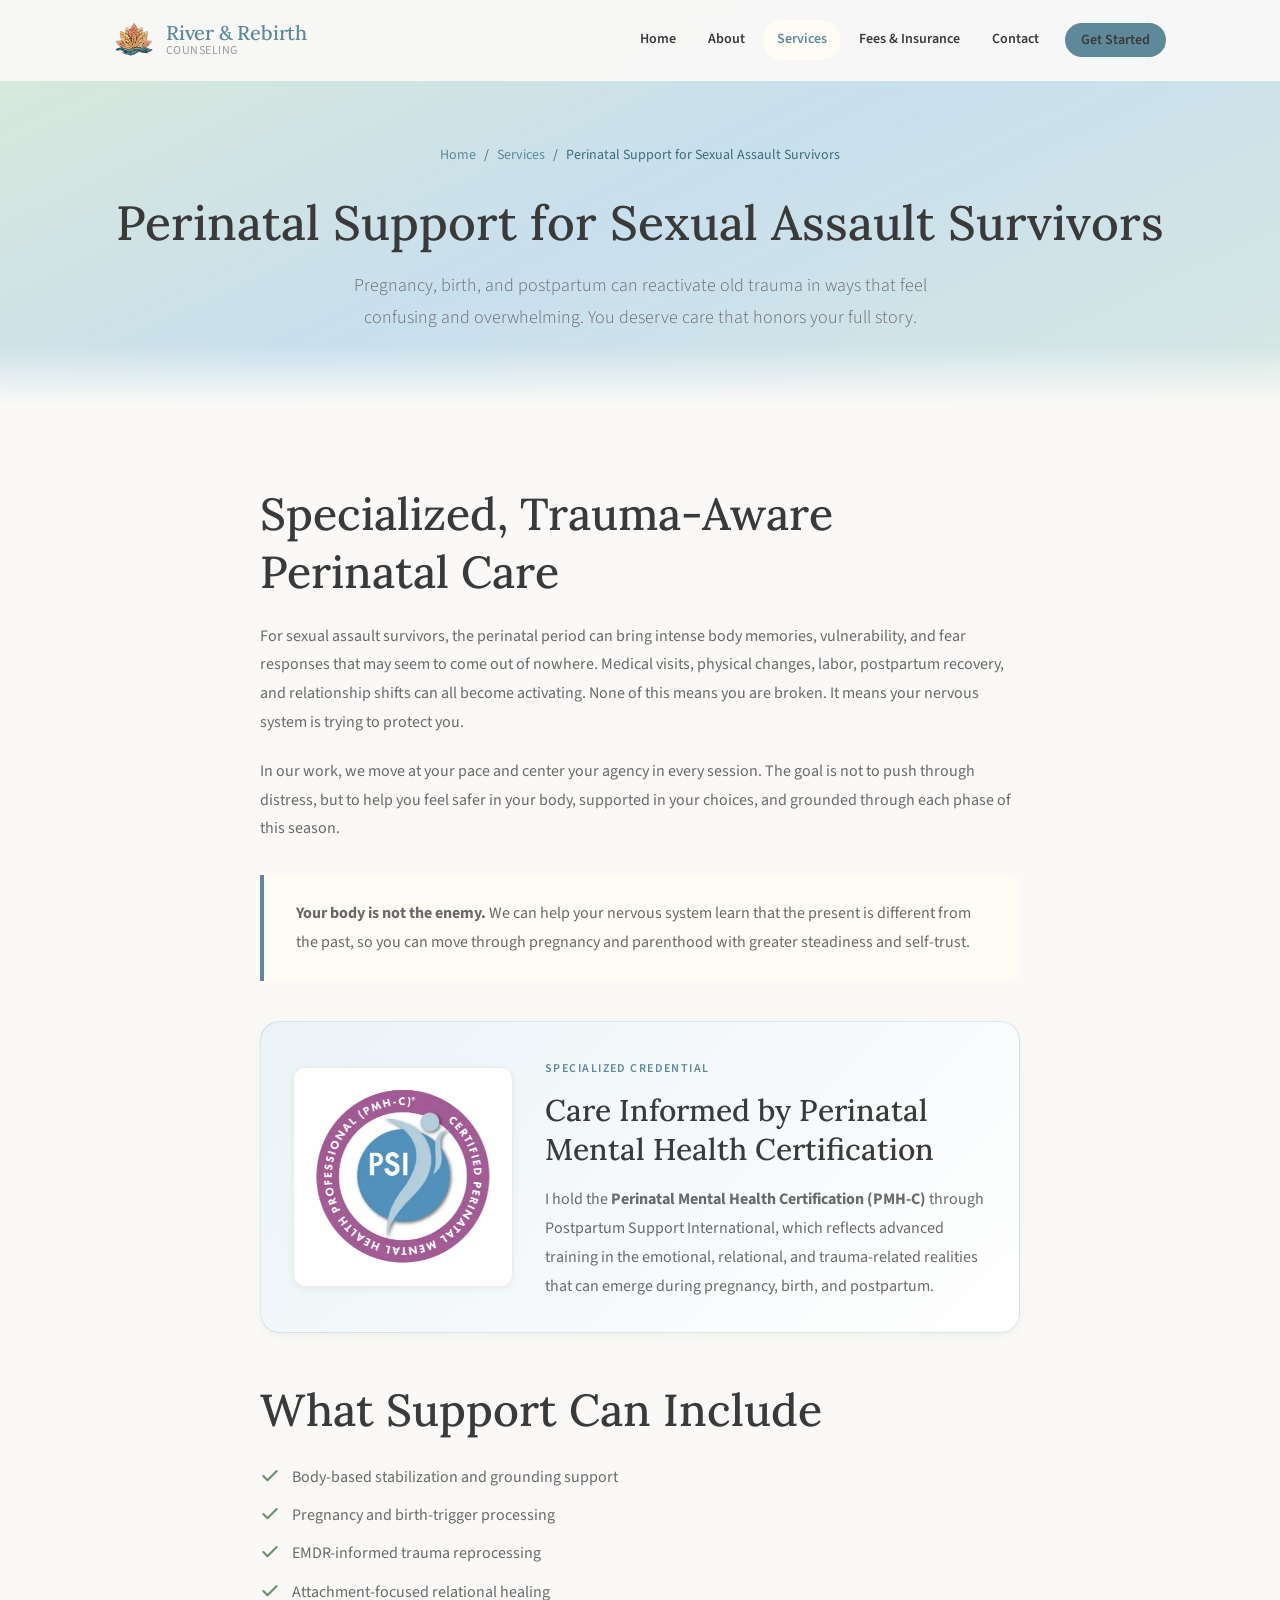
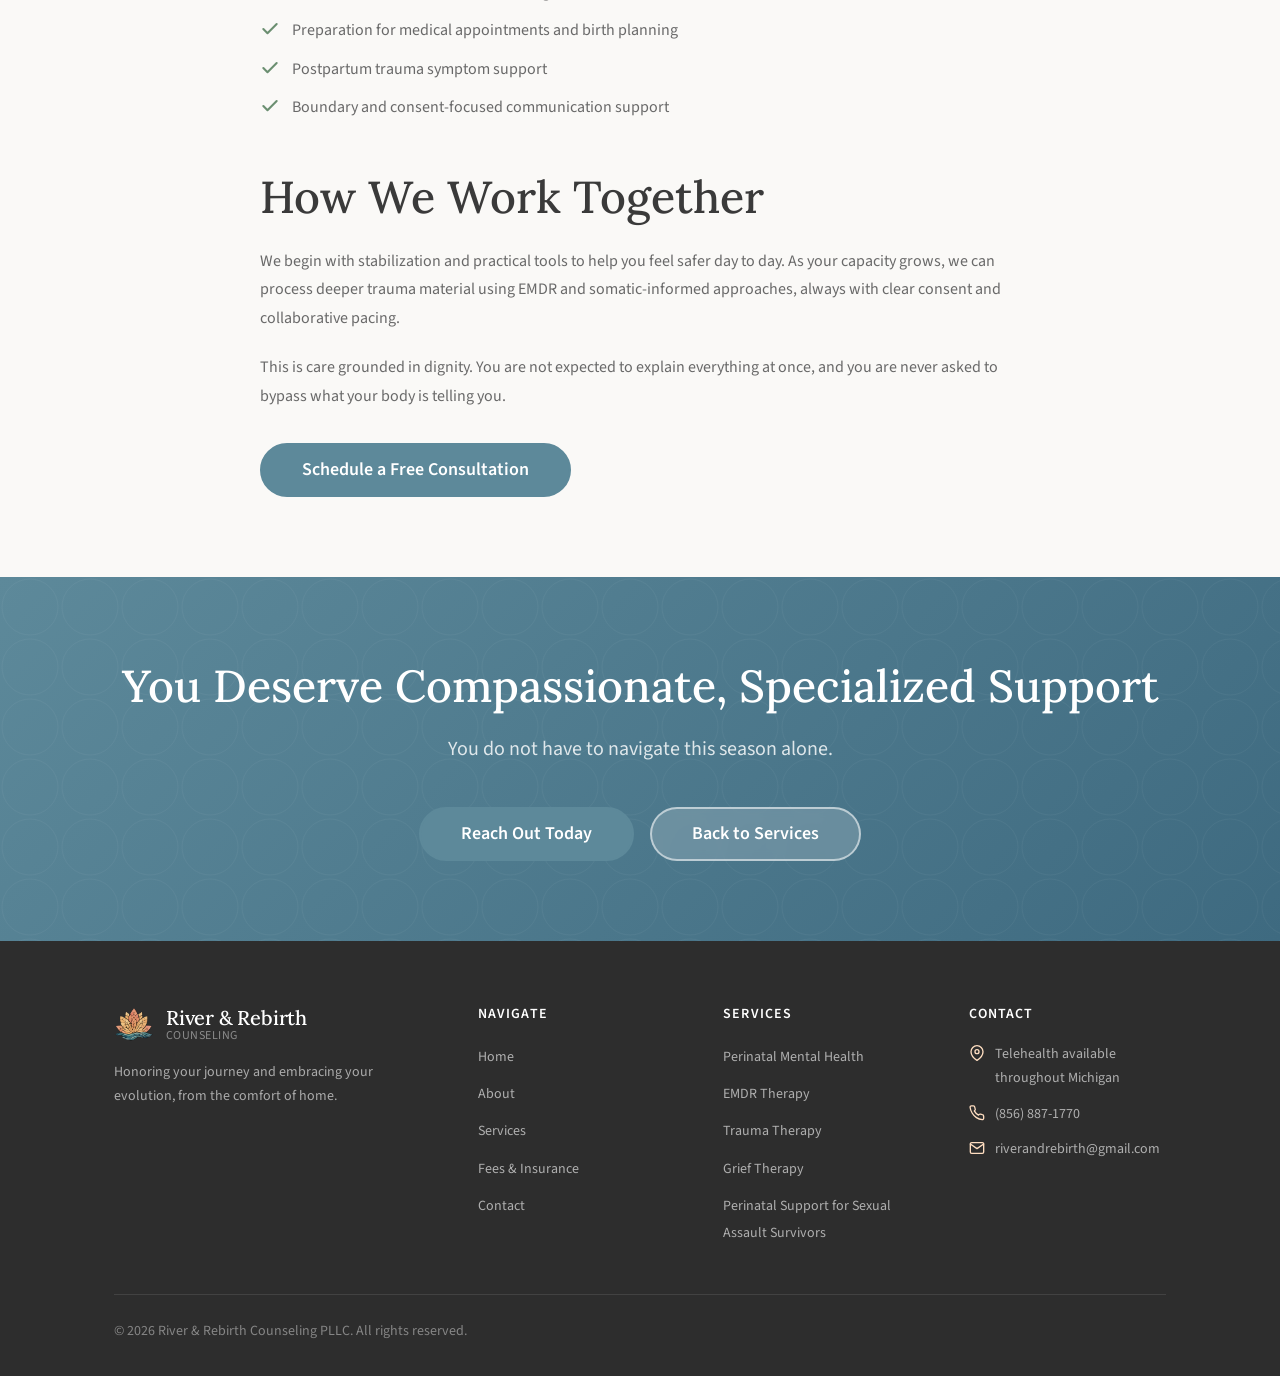
<file: perinatal-support-sexual-assault-survivors.html>
<!DOCTYPE html>
<html lang="en">
<head>
      <!-- Google tag (gtag.js) -->
  <script async src="https://www.googletagmanager.com/gtag/js?id=G-N3Q6PBNVCK"></script>
  <script>
    window.dataLayer = window.dataLayer || [];
    function gtag(){dataLayer.push(arguments);}
    gtag('js', new Date());

    gtag('config', 'G-N3Q6PBNVCK');
  </script>
  <meta charset="UTF-8">
  <meta name="viewport" content="width=device-width, initial-scale=1.0">
  <title>Perinatal Support for Sexual Assault Survivors | River &amp; Rebirth Counseling — Michigan</title>
  <meta name="description" content="Perinatal support for sexual assault survivors in Michigan. Trauma-aware, body-based, and EMDR-informed care for pregnancy and birth-related triggers.">
  <meta name="theme-color" content="#6B8F71">
  <link rel="icon" href="assets/images/logo.webp" type="image/webp">
  <link rel="preconnect" href="https://fonts.googleapis.com">
  <link rel="preconnect" href="https://fonts.gstatic.com" crossorigin>
  <link href="https://fonts.googleapis.com/css2?family=Lora:ital,wght@0,400;0,500;0,600;1,400;1,500&family=Source+Sans+Pro:wght@300;400;600;700&display=swap" rel="stylesheet">
  <link rel="stylesheet" href="assets/css/styles.css">
</head>
<body>
  <a href="#main" class="skip-link">Skip to main content</a>

  <header class="site-header" role="banner">
    <div class="container">
      <a href="index.html" class="site-logo" aria-label="River &amp; Rebirth Counseling — Home">
        <img class="site-logo__icon" src="assets/images/logo.webp" alt="" aria-hidden="true">
        <span class="site-logo__text"><span class="site-logo__name">River &amp; Rebirth</span><span class="site-logo__tagline">Counseling</span></span>
      </a>
      <nav class="site-nav" id="main-nav" role="navigation" aria-label="Main navigation">
        <a href="index.html">Home</a>
        <a href="about.html">About</a>
        <div class="nav-dropdown">
          <a href="services.html" class="nav-dropdown__toggle" aria-haspopup="true">Services</a>
          <div class="nav-dropdown__menu" role="menu" aria-label="Service pages">
            <a href="perinatal-mental-health.html" role="menuitem">Perinatal Mental Health</a>
            <a href="emdr-therapy.html" role="menuitem">EMDR Therapy</a>
            <a href="trauma-therapy.html" role="menuitem">Trauma Therapy</a>
            <a href="grief-therapy.html" role="menuitem">Grief Therapy</a>
            <a href="perinatal-support-sexual-assault-survivors.html" role="menuitem">Perinatal Support for Sexual Assault Survivors</a>
          </div>
        </div>
        <a href="fees-insurance.html">Fees & Insurance</a>
        <a href="contact.html">Contact</a>
        <a href="https://riverandrebirth.sessionshealth.com/" class="btn btn--primary btn--sm">Get Started</a>
      </nav>
      <button class="nav-toggle" aria-expanded="false" aria-controls="main-nav" aria-label="Toggle navigation">
        <span></span><span></span><span></span>
      </button>
    </div>
  </header>

  <main id="main">

    <section class="page-hero" aria-label="Perinatal support for survivors introduction">
      <div class="container">
        <nav class="breadcrumb" aria-label="Breadcrumb">
          <a href="index.html">Home</a><span aria-hidden="true">/</span>
          <a href="services.html">Services</a><span aria-hidden="true">/</span>
          <span aria-current="page">Perinatal Support for Sexual Assault Survivors</span>
        </nav>
        <h1>Perinatal Support for Sexual Assault Survivors</h1>
        <p class="lead">
          Pregnancy, birth, and postpartum can reactivate old trauma in ways that feel confusing and overwhelming.
          You deserve care that honors your full story.
        </p>
      </div>
    </section>

    <section class="section" aria-labelledby="survivor-main">
      <div class="container">
        <div class="service-content">

          <h2 id="survivor-main">Specialized, Trauma-Aware Perinatal Care</h2>
          <p>
            For sexual assault survivors, the perinatal period can bring intense body memories,
            vulnerability, and fear responses that may seem to come out of nowhere. Medical visits,
            physical changes, labor, postpartum recovery, and relationship shifts can all become
            activating. None of this means you are broken. It means your nervous system is trying
            to protect you.
          </p>
          <p>
            In our work, we move at your pace and center your agency in every session.
            The goal is not to push through distress, but to help you feel safer in your body,
            supported in your choices, and grounded through each phase of this season.
          </p>

          <div class="info-box">
            <p>
              <strong>Your body is not the enemy.</strong> We can help your nervous system learn that
              the present is different from the past, so you can move through pregnancy and parenthood
              with greater steadiness and self-trust.
            </p>
          </div>

          <div class="credential-feature credential-feature--secondary" aria-label="Perinatal Mental Health Certification">
            <div class="credential-feature__media">
              <picture>
                <source srcset="assets/images/pmhc_badge.webp" type="image/webp">
                <img src="assets/images/pmhc_badge.png" alt="Perinatal Mental Health Certification badge from Postpartum Support International">
              </picture>
            </div>
            <div class="credential-feature__content">
              <span class="credential-feature__eyebrow">Specialized Credential</span>
              <h3>Care Informed by Perinatal Mental Health Certification</h3>
              <p>
                I hold the <strong>Perinatal Mental Health Certification (PMH-C)</strong> through
                Postpartum Support International, which reflects advanced training in the emotional,
                relational, and trauma-related realities that can emerge during pregnancy, birth,
                and postpartum.
              </p>
            </div>
          </div>

          <h2>What Support Can Include</h2>
          <ul class="check-list">
            <li>Body-based stabilization and grounding support</li>
            <li>Pregnancy and birth-trigger processing</li>
            <li>EMDR-informed trauma reprocessing</li>
            <li>Attachment-focused relational healing</li>
            <li>Preparation for medical appointments and birth planning</li>
            <li>Postpartum trauma symptom support</li>
            <li>Boundary and consent-focused communication support</li>
          </ul>

          <h2>How We Work Together</h2>
          <p>
            We begin with stabilization and practical tools to help you feel safer day to day.
            As your capacity grows, we can process deeper trauma material using EMDR and somatic-informed
            approaches, always with clear consent and collaborative pacing.
          </p>
          <p>
            This is care grounded in dignity. You are not expected to explain everything at once,
            and you are never asked to bypass what your body is telling you.
          </p>

          <div class="mt-4">
            <a href="https://riverandrebirth.sessionshealth.com/" class="btn btn--primary btn--lg">Schedule a Free Consultation</a>
          </div>
        </div>
      </div>
    </section>


    <section class="cta-section" aria-labelledby="survivor-cta-heading">
      <div class="container">
        <h2 id="survivor-cta-heading">You Deserve Compassionate, Specialized Support</h2>
        <p>You do not have to navigate this season alone.</p>
        <div class="btn-group">
          <a href="contact.html" class="btn btn--primary btn--lg">Reach Out Today</a>
          <a href="services.html" class="btn btn--ghost btn--lg">Back to Services</a>
        </div>
      </div>
    </section>

  </main>

  <footer class="site-footer" role="contentinfo">
    <div class="container">
      <div class="footer-grid">
        <div class="footer-brand">
          <a href="index.html" class="site-logo">
            <img class="site-logo__icon" src="assets/images/logo.webp" alt="" aria-hidden="true">
            <span class="site-logo__text"><span class="site-logo__name">River &amp; Rebirth</span><span class="site-logo__tagline">Counseling</span></span>
          </a>
          <p>Honoring your journey and embracing your evolution, from the comfort of home.</p>
        </div>
        <div class="footer-col">
          <h4>Navigate</h4>
          <ul>
            <li><a href="index.html">Home</a></li>
            <li><a href="about.html">About</a></li>
            <li><a href="services.html">Services</a></li>
            <li><a href="fees-insurance.html">Fees &amp; Insurance</a></li>
            <li><a href="contact.html">Contact</a></li>
          </ul>
        </div>
        <div class="footer-col">
          <h4>Services</h4>
          <ul>
            <li><a href="perinatal-mental-health.html">Perinatal Mental Health</a></li>
            <li><a href="emdr-therapy.html">EMDR Therapy</a></li>
            <li><a href="trauma-therapy.html">Trauma Therapy</a></li>
            <li><a href="grief-therapy.html">Grief Therapy</a></li>
            <li><a href="perinatal-support-sexual-assault-survivors.html">Perinatal Support for Sexual Assault Survivors</a></li>
          </ul>
        </div>
        <div class="footer-col">
          <h4>Contact</h4>
          <div class="footer-contact-item">
            <svg viewBox="0 0 24 24" fill="none" stroke="currentColor" stroke-width="2" stroke-linecap="round" stroke-linejoin="round" aria-hidden="true"><path d="M21 10c0 7-9 13-9 13s-9-6-9-13a9 9 0 0 1 18 0z"/><circle cx="12" cy="10" r="3"/></svg>
            <span>Telehealth available throughout Michigan</span>
          </div>
          <div class="footer-contact-item">
            <svg viewBox="0 0 24 24" fill="none" stroke="currentColor" stroke-width="2" stroke-linecap="round" stroke-linejoin="round" aria-hidden="true"><path d="M22 16.92v3a2 2 0 0 1-2.18 2 19.79 19.79 0 0 1-8.63-3.07A19.5 19.5 0 0 1 4.69 12a19.79 19.79 0 0 1-3.07-8.67A2 2 0 0 1 3.6 1.27h3a2 2 0 0 1 2 1.72c.127.96.361 1.903.7 2.81a2 2 0 0 1-.45 2.11L7.91 8.8a16 16 0 0 0 6.29 6.29l.86-.86a2 2 0 0 1 2.11-.45c.907.339 1.85.573 2.81.7A2 2 0 0 1 21.73 16.92z"/></svg>
            <a href="tel:+18568871770">(856) 887-1770</a>
          </div>
          <div class="footer-contact-item">
            <svg viewBox="0 0 24 24" fill="none" stroke="currentColor" stroke-width="2" stroke-linecap="round" stroke-linejoin="round" aria-hidden="true"><path d="M4 4h16c1.1 0 2 .9 2 2v12c0 1.1-.9 2-2 2H4c-1.1 0-2-.9-2-2V6c0-1.1.9-2 2-2z"/><polyline points="22,6 12,13 2,6"/></svg>
            <a href="mailto:riverandrebirth@gmail.com">riverandrebirth@gmail.com</a>
          </div>
        </div>
      </div>
      <div class="footer-bottom">
        <p>&copy; <span id="year"></span> River &amp; Rebirth Counseling PLLC. All rights reserved.</p>
      </div>
    </div>
  </footer>

  <script>document.getElementById('year').textContent = new Date().getFullYear();</script>
  <script src="assets/js/script.js"></script>
</body>
</html>
</file>
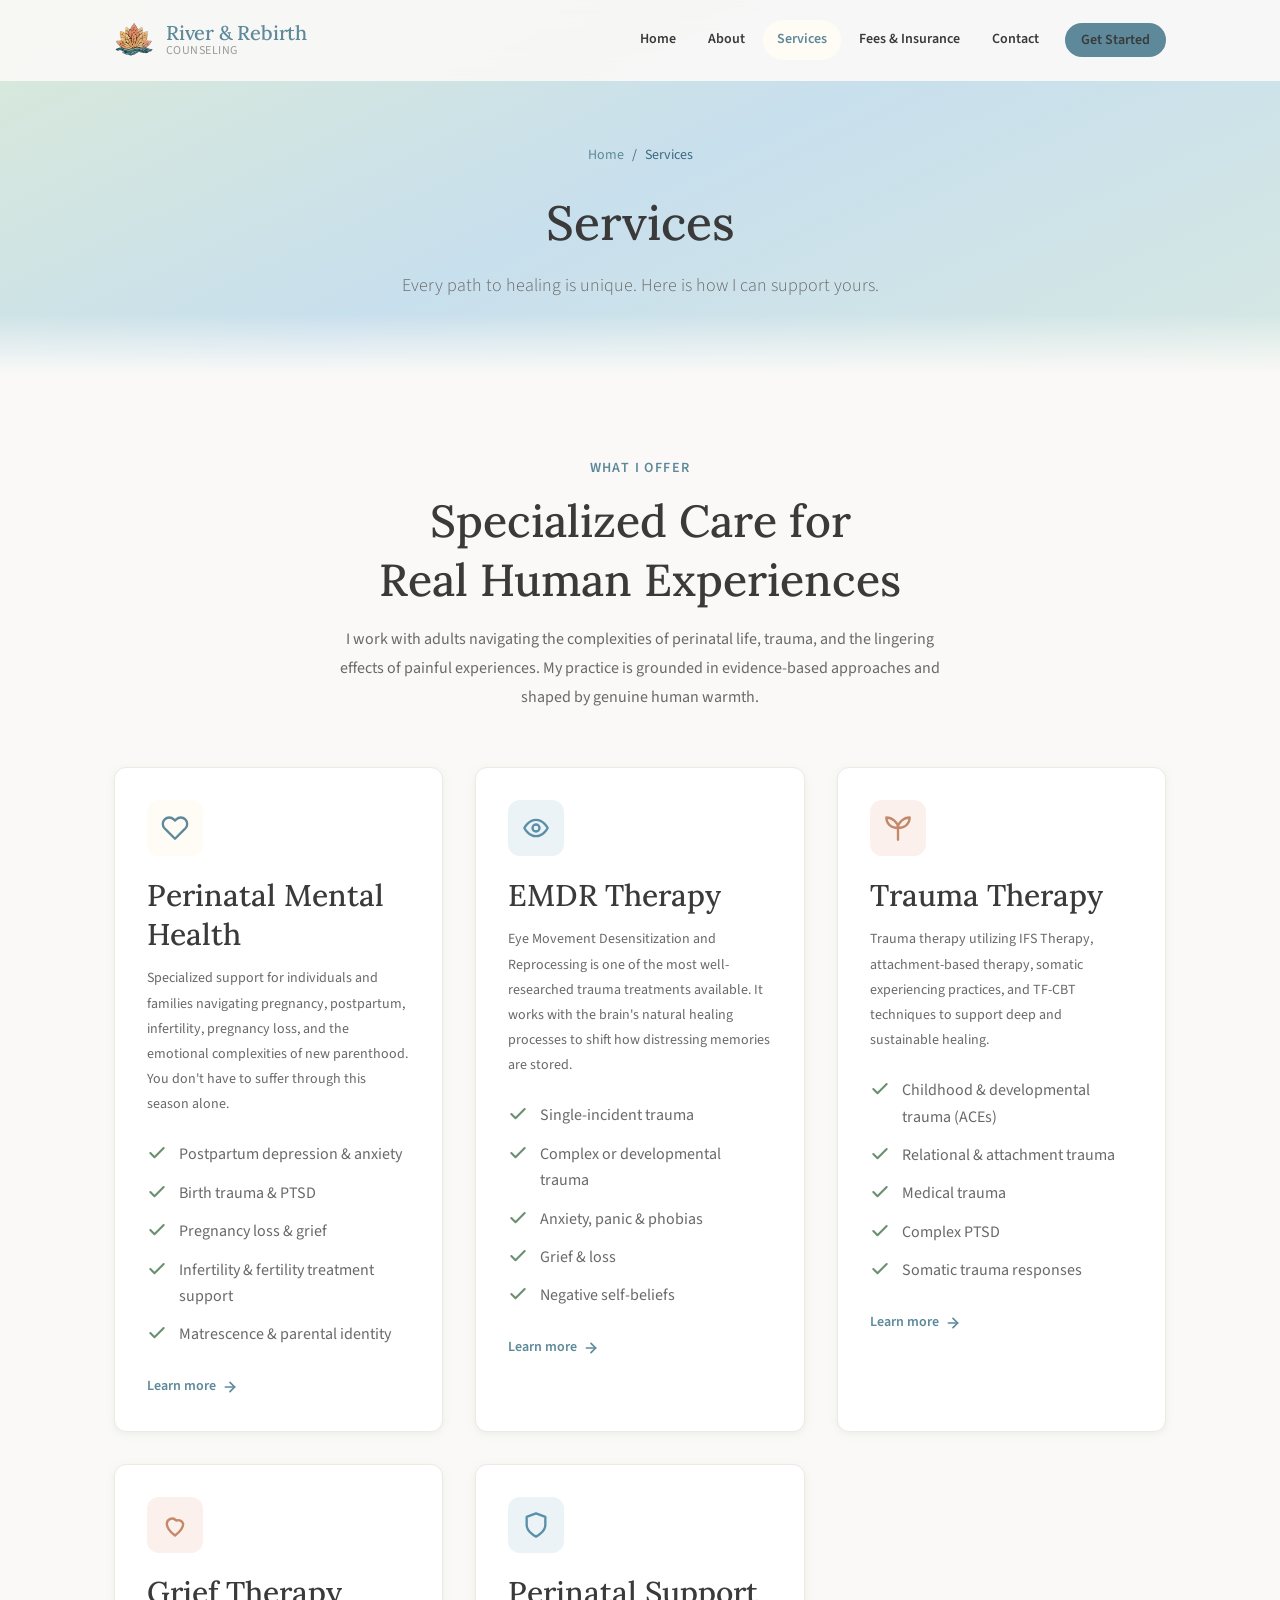
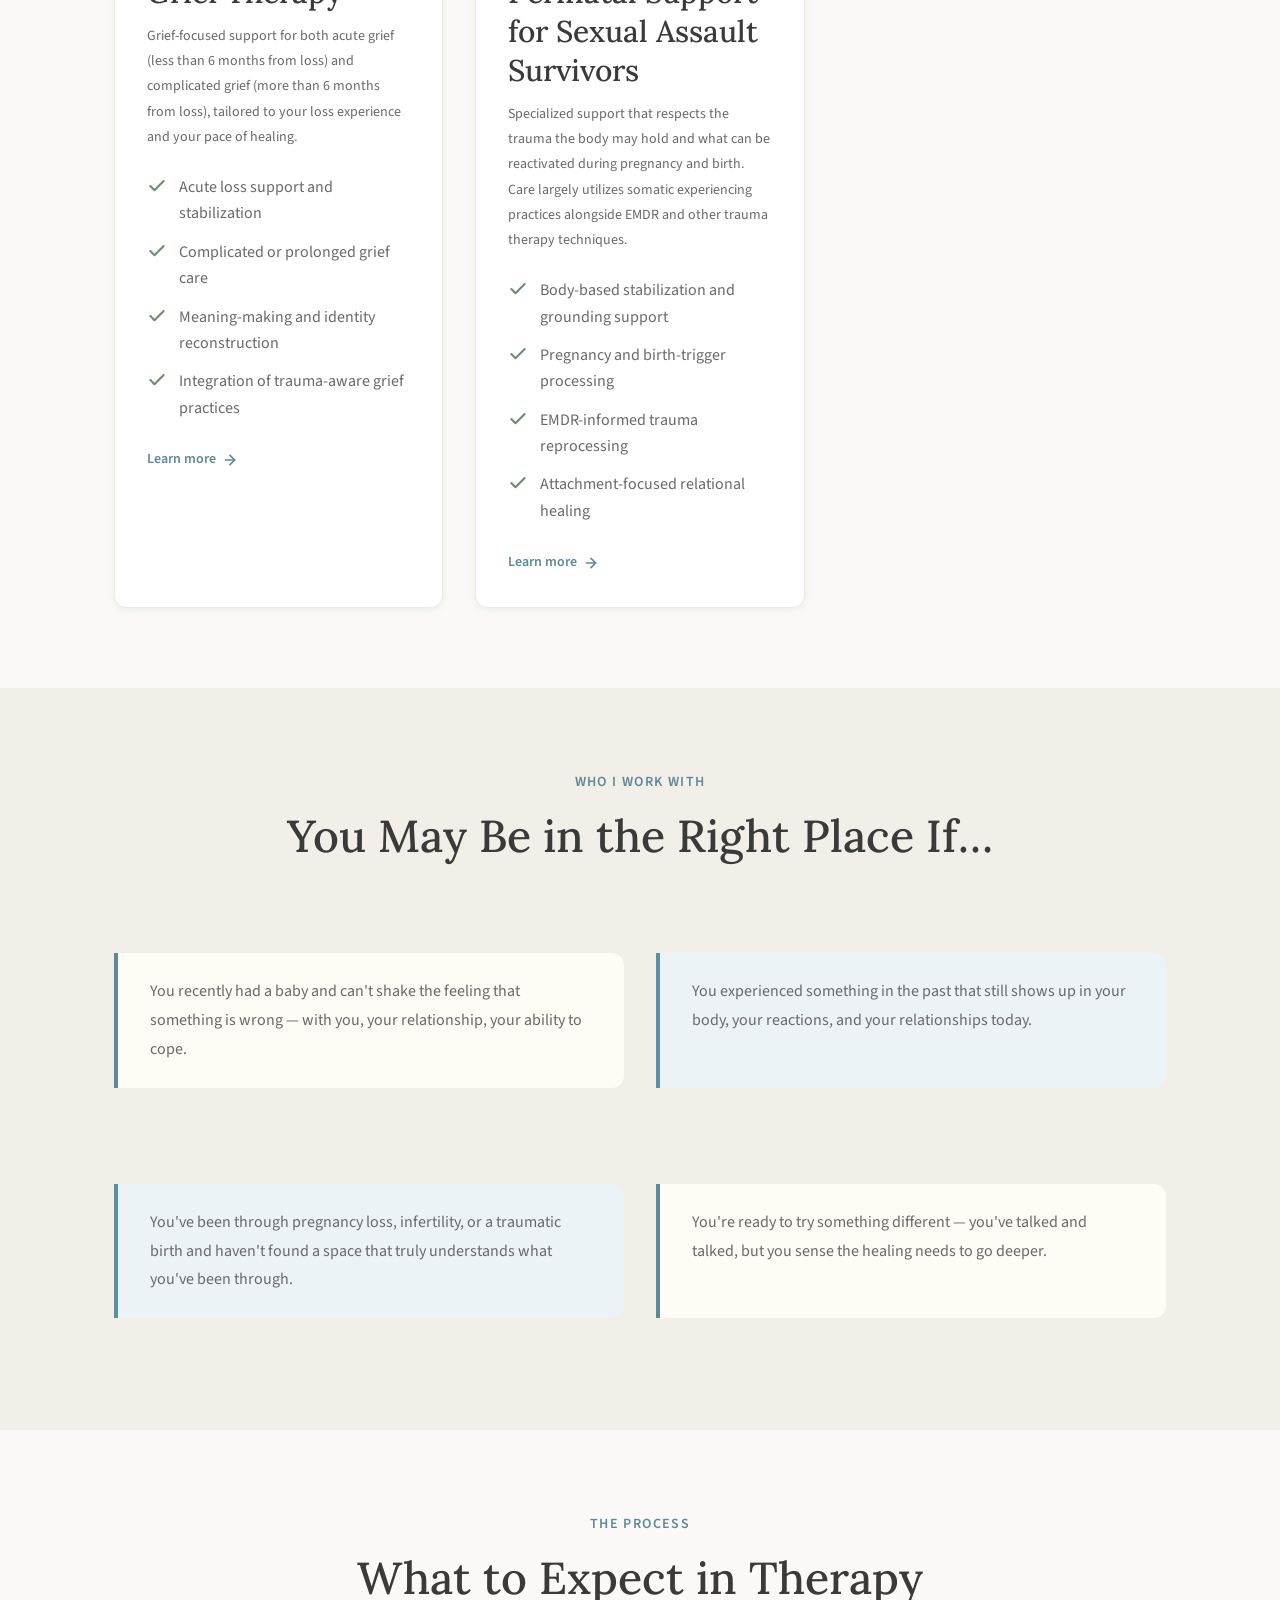
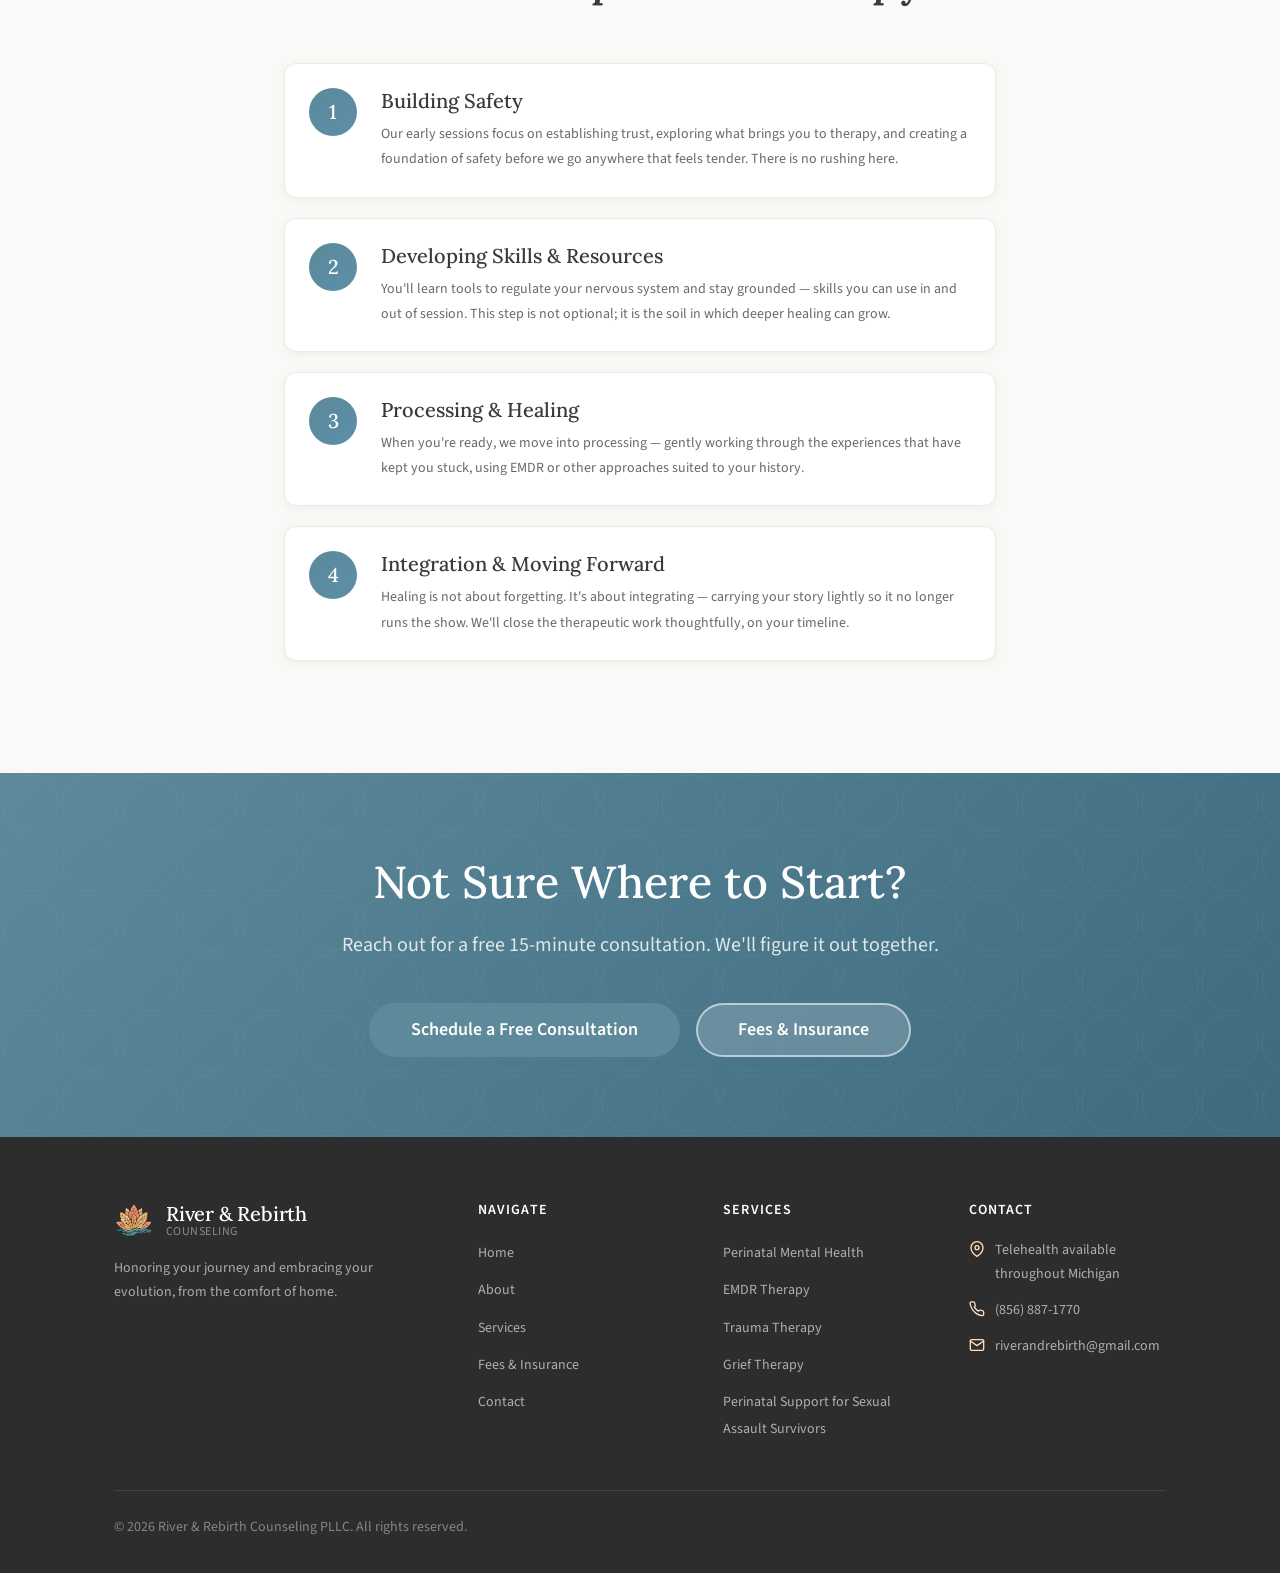
<file: services.html>
<!DOCTYPE html>
<html lang="en">
<head>
      <!-- Google tag (gtag.js) -->
  <script async src="https://www.googletagmanager.com/gtag/js?id=G-N3Q6PBNVCK"></script>
  <script>
    window.dataLayer = window.dataLayer || [];
    function gtag(){dataLayer.push(arguments);}
    gtag('js', new Date());

    gtag('config', 'G-N3Q6PBNVCK');
  </script>
  <meta charset="UTF-8">
  <meta name="viewport" content="width=device-width, initial-scale=1.0">
  <title>Services | River &amp; Rebirth Counseling — Michigan</title>
  <meta name="description" content="Perinatal mental health, EMDR therapy, and trauma therapy throughout Michigan. Compassionate, evidence-based care tailored to your needs.">
  <meta name="theme-color" content="#6B8F71">
  <link rel="icon" href="assets/images/logo.webp" type="image/webp">
  <link rel="preconnect" href="https://fonts.googleapis.com">
  <link rel="preconnect" href="https://fonts.gstatic.com" crossorigin>
  <link href="https://fonts.googleapis.com/css2?family=Lora:ital,wght@0,400;0,500;0,600;1,400;1,500&family=Source+Sans+Pro:wght@300;400;600;700&display=swap" rel="stylesheet">
  <link rel="stylesheet" href="assets/css/styles.css">
</head>
<body>
  <a href="#main" class="skip-link">Skip to main content</a>

  <header class="site-header" role="banner">
    <div class="container">
      <a href="index.html" class="site-logo" aria-label="River &amp; Rebirth Counseling — Home">
        <img class="site-logo__icon" src="assets/images/logo.webp" alt="" aria-hidden="true">
        <span class="site-logo__text">
          <span class="site-logo__name">River &amp; Rebirth</span>
          <span class="site-logo__tagline">Counseling</span>
        </span>
      </a>
      <nav class="site-nav" id="main-nav" role="navigation" aria-label="Main navigation">
        <a href="index.html">Home</a>
        <a href="about.html">About</a>
        <div class="nav-dropdown">
          <a href="services.html" class="nav-dropdown__toggle" aria-haspopup="true">Services</a>
          <div class="nav-dropdown__menu" role="menu" aria-label="Service pages">
            <a href="perinatal-mental-health.html" role="menuitem">Perinatal Mental Health</a>
            <a href="emdr-therapy.html" role="menuitem">EMDR Therapy</a>
            <a href="trauma-therapy.html" role="menuitem">Trauma Therapy</a>
            <a href="grief-therapy.html" role="menuitem">Grief Therapy</a>
            <a href="perinatal-support-sexual-assault-survivors.html" role="menuitem">Perinatal Support for Sexual Assault Survivors</a>
          </div>
        </div>
        <a href="fees-insurance.html">Fees & Insurance</a>
        <a href="contact.html">Contact</a>
        <a href="https://riverandrebirth.sessionshealth.com/" class="btn btn--primary btn--sm">Get Started</a>
      </nav>
      <button class="nav-toggle" aria-expanded="false" aria-controls="main-nav" aria-label="Toggle navigation">
        <span></span><span></span><span></span>
      </button>
    </div>
  </header>

  <main id="main">

    <section class="page-hero" aria-label="Services introduction">
      <div class="container">
        <nav class="breadcrumb" aria-label="Breadcrumb">
          <a href="index.html">Home</a>
          <span aria-hidden="true">/</span>
          <span aria-current="page">Services</span>
        </nav>
        <h1>Services</h1>
        <p class="lead">
          Every path to healing is unique. Here is how I can support yours.
        </p>
      </div>
    </section>

    <section class="section" aria-labelledby="services-overview-heading">
      <div class="container">
        <div class="section-header">
          <span class="section-tag">What I Offer</span>
          <h2 id="services-overview-heading">Specialized Care for<br>Real Human Experiences</h2>
          <p>
            I work with adults navigating the complexities of perinatal life, trauma, and the lingering
            effects of painful experiences. My practice is grounded in evidence-based approaches
            and shaped by genuine human warmth.
          </p>
        </div>

        <div class="grid grid--3">
          <!-- Perinatal -->
          <article class="card">
            <div class="card__icon">
              <svg viewBox="0 0 24 24" fill="none" stroke="currentColor" stroke-width="2" stroke-linecap="round" stroke-linejoin="round" aria-hidden="true"><path d="M20.84 4.61a5.5 5.5 0 0 0-7.78 0L12 5.67l-1.06-1.06a5.5 5.5 0 0 0-7.78 7.78l1.06 1.06L12 21.23l7.78-7.78 1.06-1.06a5.5 5.5 0 0 0 0-7.78z"/></svg>
            </div>
            <h3>Perinatal Mental Health</h3>
            <p>
              Specialized support for individuals and families navigating pregnancy, postpartum,
              infertility, pregnancy loss, and the emotional complexities of new parenthood.
              You don't have to suffer through this season alone.
            </p>
            <ul class="check-list" style="margin-bottom: 1.5rem;">
              <li>Postpartum depression &amp; anxiety</li>
              <li>Birth trauma &amp; PTSD</li>
              <li>Pregnancy loss &amp; grief</li>
              <li>Infertility &amp; fertility treatment support</li>
              <li>Matrescence &amp; parental identity</li>
            </ul>
            <a href="perinatal-mental-health.html" class="card-link">
              Learn more
              <svg viewBox="0 0 24 24" fill="none" stroke="currentColor" stroke-width="2.5" stroke-linecap="round" stroke-linejoin="round" aria-hidden="true"><line x1="5" y1="12" x2="19" y2="12"/><polyline points="12 5 19 12 12 19"/></svg>
            </a>
          </article>

          <!-- EMDR -->
          <article class="card">
            <div class="card__icon card__icon--secondary">
              <svg viewBox="0 0 24 24" fill="none" stroke="currentColor" stroke-width="2" stroke-linecap="round" stroke-linejoin="round" aria-hidden="true"><circle cx="12" cy="12" r="3"/><path d="M2 12s3.6-7 10-7 10 7 10 7-3.6 7-10 7-10-7-10-7z"/></svg>
            </div>
            <h3>EMDR Therapy</h3>
            <p>
              Eye Movement Desensitization and Reprocessing is one of the most well-researched
              trauma treatments available. It works with the brain's natural healing processes
              to shift how distressing memories are stored.
            </p>
            <ul class="check-list" style="margin-bottom: 1.5rem;">
              <li>Single-incident trauma</li>
              <li>Complex or developmental trauma</li>
              <li>Anxiety, panic &amp; phobias</li>
              <li>Grief &amp; loss</li>
              <li>Negative self-beliefs</li>
            </ul>
            <a href="emdr-therapy.html" class="card-link">
              Learn more
              <svg viewBox="0 0 24 24" fill="none" stroke="currentColor" stroke-width="2.5" stroke-linecap="round" stroke-linejoin="round" aria-hidden="true"><line x1="5" y1="12" x2="19" y2="12"/><polyline points="12 5 19 12 12 19"/></svg>
            </a>
          </article>

          <!-- Trauma -->
          <article class="card">
            <div class="card__icon card__icon--accent">
              <svg viewBox="0 0 24 24" fill="none" stroke="currentColor" stroke-width="2" stroke-linecap="round" stroke-linejoin="round" aria-hidden="true"><path d="M12 22V12"/><path d="M12 12C12 7 7 3 2 3c0 5 3.5 9 10 9z"/><path d="M12 12c0-5 5-9 10-9 0 5-3.5 9-10 9z"/></svg>
            </div>
            <h3>Trauma Therapy</h3>
            <p>
              Trauma therapy utilizing IFS Therapy, attachment-based therapy, somatic experiencing
              practices, and TF-CBT techniques to support deep and sustainable healing.
            </p>
            <ul class="check-list" style="margin-bottom: 1.5rem;">
              <li>Childhood &amp; developmental trauma (ACEs)</li>
              <li>Relational &amp; attachment trauma</li>
              <li>Medical trauma</li>
              <li>Complex PTSD</li>
              <li>Somatic trauma responses</li>
            </ul>
            <a href="trauma-therapy.html" class="card-link">
              Learn more
              <svg viewBox="0 0 24 24" fill="none" stroke="currentColor" stroke-width="2.5" stroke-linecap="round" stroke-linejoin="round" aria-hidden="true"><line x1="5" y1="12" x2="19" y2="12"/><polyline points="12 5 19 12 12 19"/></svg>
            </a>
          </article>

          <!-- Grief Therapy -->
          <article class="card">
            <div class="card__icon card__icon--accent">
              <svg viewBox="0 0 24 24" fill="none" stroke="currentColor" stroke-width="2" stroke-linecap="round" stroke-linejoin="round" aria-hidden="true"><path d="M12 21c-4.4-3.3-7-6.6-7-10a4.5 4.5 0 0 1 8-2.8A4.5 4.5 0 0 1 19 11c0 3.4-2.6 6.7-7 10z"/></svg>
            </div>
            <h3>Grief Therapy</h3>
            <p>
              Grief-focused support for both acute grief (less than 6 months from loss) and
              complicated grief (more than 6 months from loss), tailored to your loss experience
              and your pace of healing.
            </p>
            <ul class="check-list" style="margin-bottom: 1.5rem;">
              <li>Acute loss support and stabilization</li>
              <li>Complicated or prolonged grief care</li>
              <li>Meaning-making and identity reconstruction</li>
              <li>Integration of trauma-aware grief practices</li>
            </ul>
            <a href="grief-therapy.html" class="card-link">
              Learn more
              <svg viewBox="0 0 24 24" fill="none" stroke="currentColor" stroke-width="2.5" stroke-linecap="round" stroke-linejoin="round" aria-hidden="true"><line x1="5" y1="12" x2="19" y2="12"/><polyline points="12 5 19 12 12 19"/></svg>
            </a>
          </article>

          <!-- Perinatal Support for Sexual Assault Survivors -->
          <article class="card">
            <div class="card__icon card__icon--secondary">
              <svg viewBox="0 0 24 24" fill="none" stroke="currentColor" stroke-width="2" stroke-linecap="round" stroke-linejoin="round" aria-hidden="true"><path d="M12 22s8-4 8-10V5l-8-3-8 3v7c0 6 8 10 8 10z"/></svg>
            </div>
            <h3>Perinatal Support for Sexual Assault Survivors</h3>
            <p>
              Specialized support that respects the trauma the body may hold and what can be
              reactivated during pregnancy and birth. Care largely utilizes somatic experiencing
              practices alongside EMDR and other trauma therapy techniques.
            </p>
            <ul class="check-list" style="margin-bottom: 1.5rem;">
              <li>Body-based stabilization and grounding support</li>
              <li>Pregnancy and birth-trigger processing</li>
              <li>EMDR-informed trauma reprocessing</li>
              <li>Attachment-focused relational healing</li>
            </ul>
            <a href="perinatal-support-sexual-assault-survivors.html" class="card-link">
              Learn more
              <svg viewBox="0 0 24 24" fill="none" stroke="currentColor" stroke-width="2.5" stroke-linecap="round" stroke-linejoin="round" aria-hidden="true"><line x1="5" y1="12" x2="19" y2="12"/><polyline points="12 5 19 12 12 19"/></svg>
            </a>
          </article>
        </div>
      </div>
    </section>

    <!-- Who I Work With -->
    <section class="section section--alt" aria-labelledby="who-heading">
      <div class="container">
        <div class="section-header">
          <span class="section-tag">Who I Work With</span>
          <h2 id="who-heading">You May Be in the Right Place If…</h2>
        </div>
        <div class="grid grid--2">
          <div class="info-box">
            <p>You recently had a baby and can't shake the feeling that something is wrong — with you, your relationship, your ability to cope.</p>
          </div>
          <div class="info-box info-box--secondary">
            <p>You experienced something in the past that still shows up in your body, your reactions, and your relationships today.</p>
          </div>
          <div class="info-box info-box--secondary">
            <p>You've been through pregnancy loss, infertility, or a traumatic birth and haven't found a space that truly understands what you've been through.</p>
          </div>
          <div class="info-box">
            <p>You're ready to try something different — you've talked and talked, but you sense the healing needs to go deeper.</p>
          </div>
        </div>
      </div>
    </section>

    <!-- What to Expect -->
    <section class="section" aria-labelledby="expect-heading">
      <div class="container container--narrow">
        <div class="section-header">
          <span class="section-tag">The Process</span>
          <h2 id="expect-heading">What to Expect in Therapy</h2>
        </div>

        <div class="phases">
          <div class="phase">
            <div class="phase__number" aria-hidden="true">1</div>
            <div class="phase__content">
              <h3>Building Safety</h3>
              <p>Our early sessions focus on establishing trust, exploring what brings you to therapy, and creating a foundation of safety before we go anywhere that feels tender. There is no rushing here.</p>
            </div>
          </div>
          <div class="phase">
            <div class="phase__number" aria-hidden="true">2</div>
            <div class="phase__content">
              <h3>Developing Skills &amp; Resources</h3>
              <p>You'll learn tools to regulate your nervous system and stay grounded — skills you can use in and out of session. This step is not optional; it is the soil in which deeper healing can grow.</p>
            </div>
          </div>
          <div class="phase">
            <div class="phase__number" aria-hidden="true">3</div>
            <div class="phase__content">
              <h3>Processing &amp; Healing</h3>
              <p>When you're ready, we move into processing — gently working through the experiences that have kept you stuck, using EMDR or other approaches suited to your history.</p>
            </div>
          </div>
          <div class="phase">
            <div class="phase__number" aria-hidden="true">4</div>
            <div class="phase__content">
              <h3>Integration &amp; Moving Forward</h3>
              <p>Healing is not about forgetting. It's about integrating — carrying your story lightly so it no longer runs the show. We'll close the therapeutic work thoughtfully, on your timeline.</p>
            </div>
          </div>
        </div>
      </div>
    </section>

    <section class="cta-section" aria-labelledby="services-cta-heading">
      <div class="container">
        <h2 id="services-cta-heading">Not Sure Where to Start?</h2>
        <p>Reach out for a free 15-minute consultation. We'll figure it out together.</p>
        <div class="btn-group">
          <a href="https://riverandrebirth.sessionshealth.com/" class="btn btn--primary btn--lg">Schedule a Free Consultation</a>
          <a href="fees-insurance.html" class="btn btn--ghost btn--lg">Fees &amp; Insurance</a>
        </div>
      </div>
    </section>

  </main>

  <footer class="site-footer" role="contentinfo">
    <div class="container">
      <div class="footer-grid">
        <div class="footer-brand">
          <a href="index.html" class="site-logo">
            <img class="site-logo__icon" src="assets/images/logo.webp" alt="" aria-hidden="true">
            <span class="site-logo__text"><span class="site-logo__name">River &amp; Rebirth</span><span class="site-logo__tagline">Counseling</span></span>
          </a>
          <p>Honoring your journey and embracing your evolution, from the comfort of home.</p>
        </div>
        <div class="footer-col">
          <h4>Navigate</h4>
          <ul>
            <li><a href="index.html">Home</a></li>
            <li><a href="about.html">About</a></li>
            <li><a href="services.html">Services</a></li>
            <li><a href="fees-insurance.html">Fees &amp; Insurance</a></li>
            <li><a href="contact.html">Contact</a></li>
          </ul>
        </div>
        <div class="footer-col">
          <h4>Services</h4>
          <ul>
            <li><a href="perinatal-mental-health.html">Perinatal Mental Health</a></li>
            <li><a href="emdr-therapy.html">EMDR Therapy</a></li>
            <li><a href="trauma-therapy.html">Trauma Therapy</a></li>
            <li><a href="grief-therapy.html">Grief Therapy</a></li>
            <li><a href="perinatal-support-sexual-assault-survivors.html">Perinatal Support for Sexual Assault Survivors</a></li>
          </ul>
        </div>
        <div class="footer-col">
          <h4>Contact</h4>
          <div class="footer-contact-item">
            <svg viewBox="0 0 24 24" fill="none" stroke="currentColor" stroke-width="2" stroke-linecap="round" stroke-linejoin="round" aria-hidden="true"><path d="M21 10c0 7-9 13-9 13s-9-6-9-13a9 9 0 0 1 18 0z"/><circle cx="12" cy="10" r="3"/></svg>
            <span>Telehealth available throughout Michigan</span>
          </div>
          <div class="footer-contact-item">
            <svg viewBox="0 0 24 24" fill="none" stroke="currentColor" stroke-width="2" stroke-linecap="round" stroke-linejoin="round" aria-hidden="true"><path d="M22 16.92v3a2 2 0 0 1-2.18 2 19.79 19.79 0 0 1-8.63-3.07A19.5 19.5 0 0 1 4.69 12a19.79 19.79 0 0 1-3.07-8.67A2 2 0 0 1 3.6 1.27h3a2 2 0 0 1 2 1.72c.127.96.361 1.903.7 2.81a2 2 0 0 1-.45 2.11L7.91 8.8a16 16 0 0 0 6.29 6.29l.86-.86a2 2 0 0 1 2.11-.45c.907.339 1.85.573 2.81.7A2 2 0 0 1 21.73 16.92z"/></svg>
            <a href="tel:+18568871770">(856) 887-1770</a>
          </div>
          <div class="footer-contact-item">
            <svg viewBox="0 0 24 24" fill="none" stroke="currentColor" stroke-width="2" stroke-linecap="round" stroke-linejoin="round" aria-hidden="true"><path d="M4 4h16c1.1 0 2 .9 2 2v12c0 1.1-.9 2-2 2H4c-1.1 0-2-.9-2-2V6c0-1.1.9-2 2-2z"/><polyline points="22,6 12,13 2,6"/></svg>
            <a href="mailto:riverandrebirth@gmail.com">riverandrebirth@gmail.com</a>
          </div>
        </div>
      </div>
      <div class="footer-bottom">
        <p>&copy; <span id="year"></span> River &amp; Rebirth Counseling PLLC. All rights reserved.</p>
      </div>
    </div>
  </footer>

  <script>document.getElementById('year').textContent = new Date().getFullYear();</script>
  <script src="assets/js/script.js"></script>
</body>
</html>
</file>
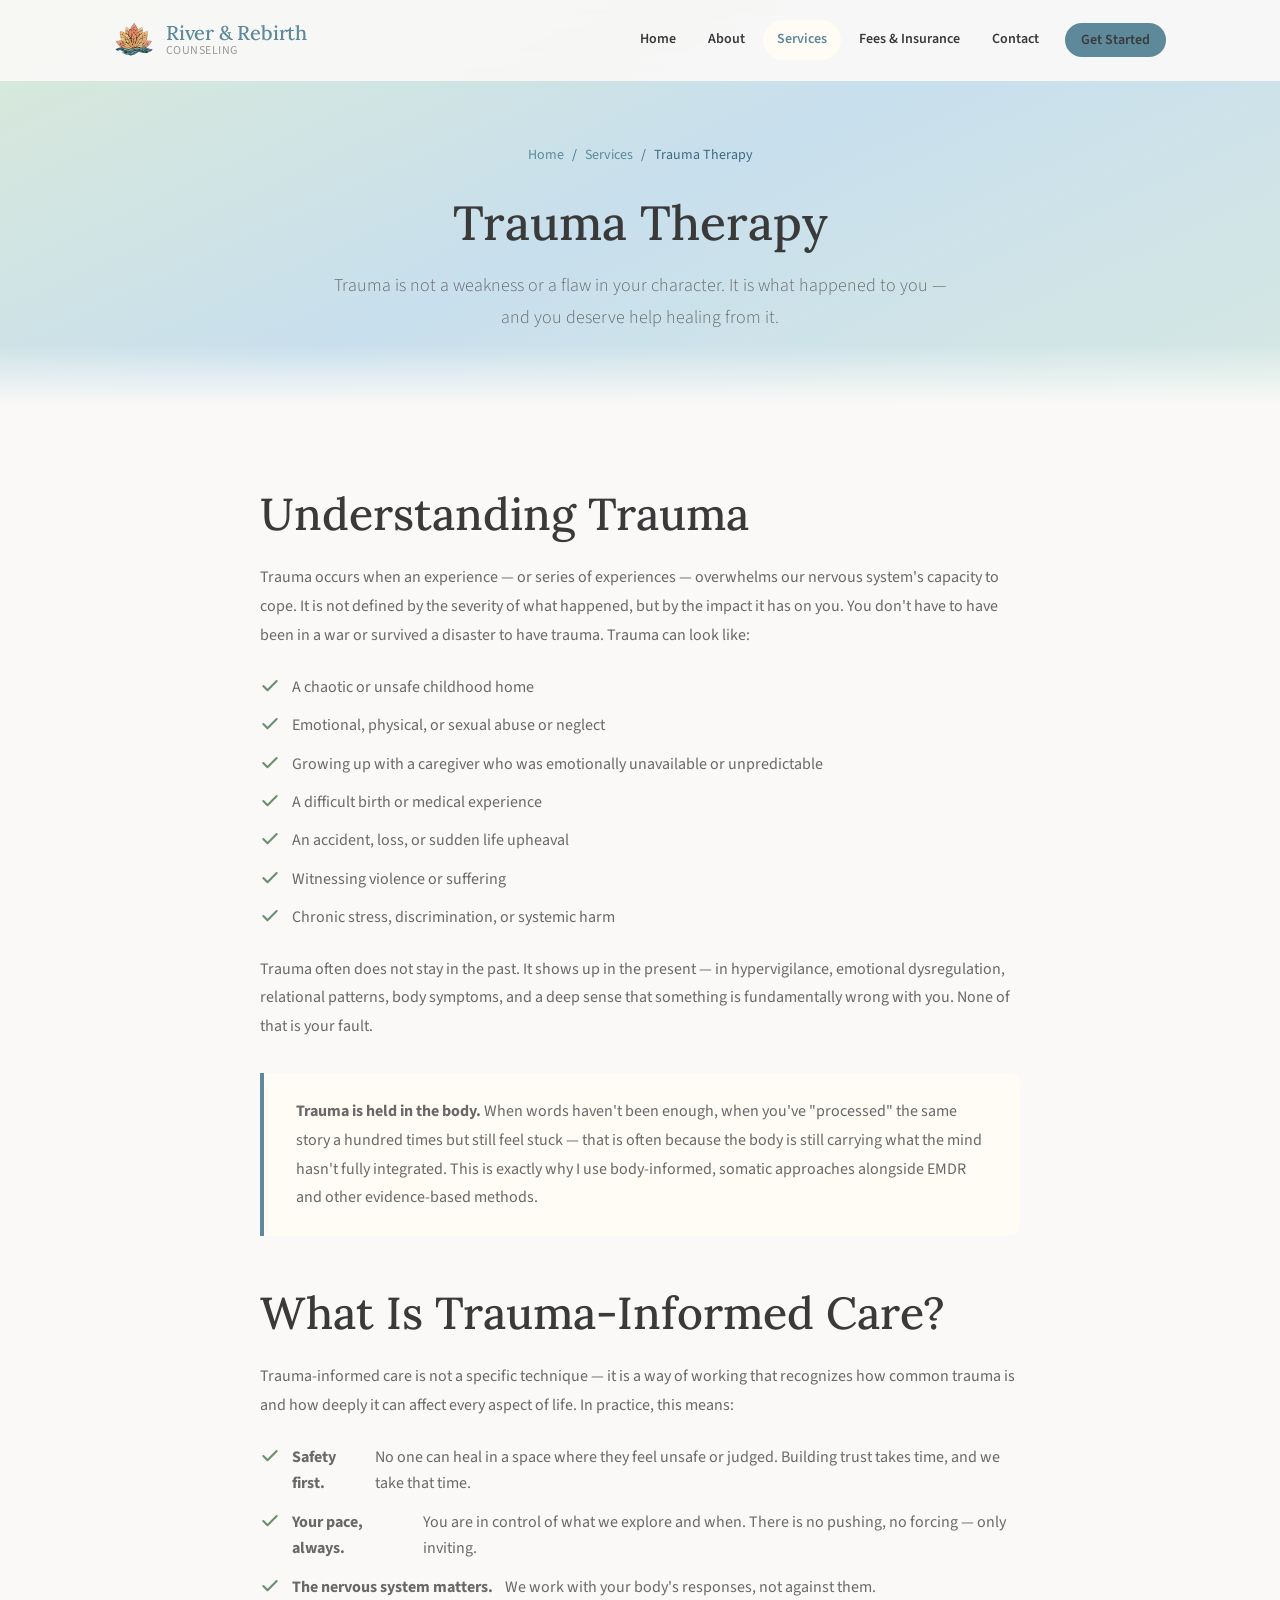
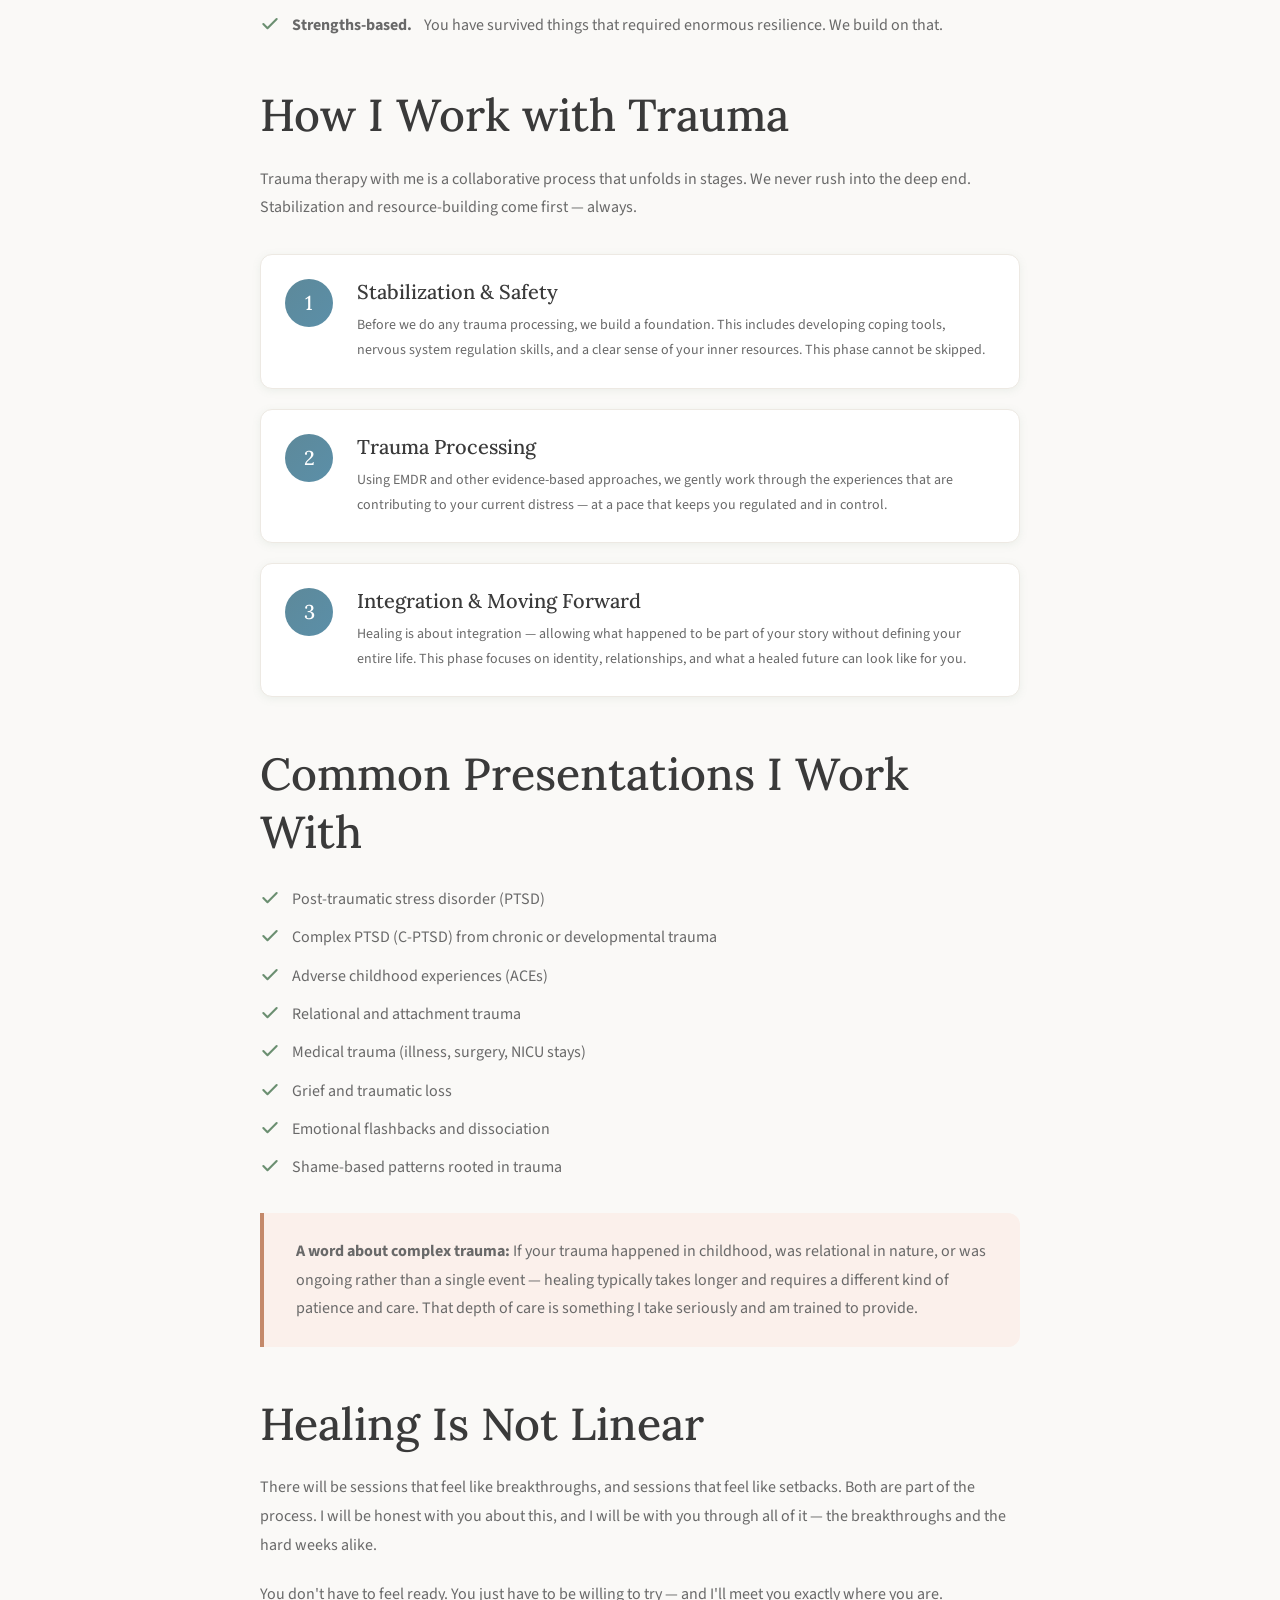
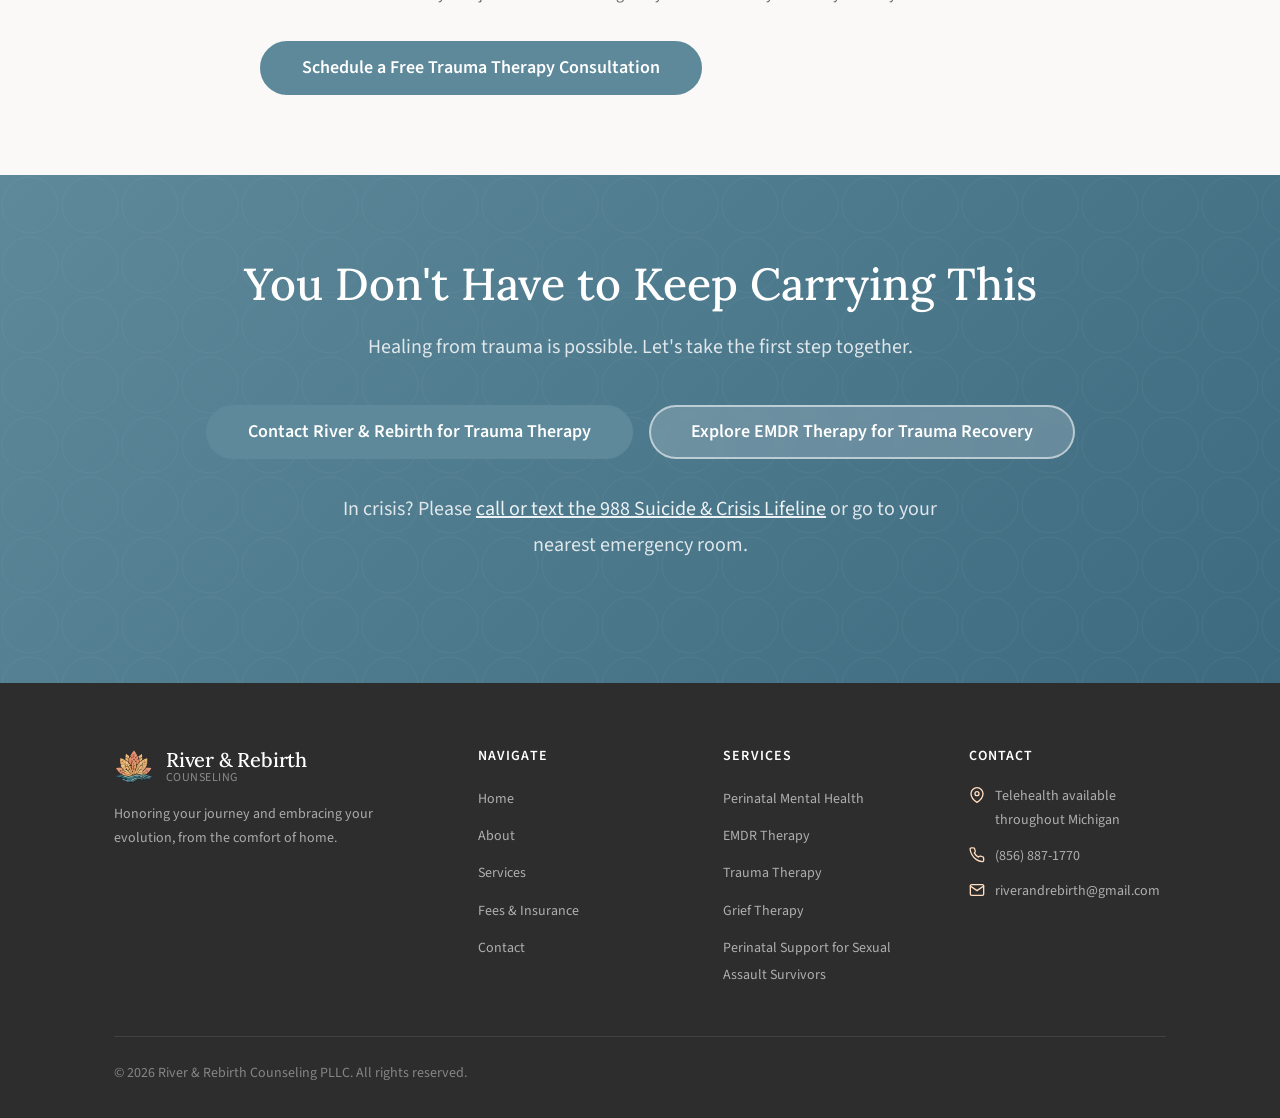
<file: trauma-therapy.html>
<!DOCTYPE html>
<html lang="en">
<head>
      <!-- Google tag (gtag.js) -->
  <script async src="https://www.googletagmanager.com/gtag/js?id=G-N3Q6PBNVCK"></script>
  <script>
    window.dataLayer = window.dataLayer || [];
    function gtag(){dataLayer.push(arguments);}
    gtag('js', new Date());

    gtag('config', 'G-N3Q6PBNVCK');
  </script>
  <meta charset="UTF-8">
  <meta name="viewport" content="width=device-width, initial-scale=1.0">
  <title>Trauma Therapy | River &amp; Rebirth Counseling — Michigan</title>
  <meta name="description" content="Trauma therapy throughout Michigan. Compassionate, trauma-informed care for PTSD, complex trauma, ACEs, and relational wounds. Healing is possible.">
  <meta name="theme-color" content="#6B8F71">
  <link rel="icon" href="assets/images/logo.webp" type="image/webp">
  <link rel="preconnect" href="https://fonts.googleapis.com">
  <link rel="preconnect" href="https://fonts.gstatic.com" crossorigin>
  <link href="https://fonts.googleapis.com/css2?family=Lora:ital,wght@0,400;0,500;0,600;1,400;1,500&family=Source+Sans+Pro:wght@300;400;600;700&display=swap" rel="stylesheet">
  <link rel="stylesheet" href="assets/css/styles.css">
</head>
<body>
  <a href="#main" class="skip-link">Skip to main content</a>

  <header class="site-header" role="banner">
    <div class="container">
      <a href="index.html" class="site-logo" aria-label="River &amp; Rebirth Counseling — Home">
        <img class="site-logo__icon" src="assets/images/logo.webp" alt="" aria-hidden="true">
        <span class="site-logo__text"><span class="site-logo__name">River &amp; Rebirth</span><span class="site-logo__tagline">Counseling</span></span>
      </a>
      <nav class="site-nav" id="main-nav" role="navigation" aria-label="Main navigation">
        <a href="index.html">Home</a>
        <a href="about.html">About</a>
        <div class="nav-dropdown">
          <a href="services.html" class="nav-dropdown__toggle" aria-haspopup="true">Services</a>
          <div class="nav-dropdown__menu" role="menu" aria-label="Service pages">
            <a href="perinatal-mental-health.html" role="menuitem">Perinatal Mental Health</a>
            <a href="emdr-therapy.html" role="menuitem">EMDR Therapy</a>
            <a href="trauma-therapy.html" role="menuitem">Trauma Therapy</a>
            <a href="grief-therapy.html" role="menuitem">Grief Therapy</a>
            <a href="perinatal-support-sexual-assault-survivors.html" role="menuitem">Perinatal Support for Sexual Assault Survivors</a>
          </div>
        </div>
        <a href="fees-insurance.html">Fees & Insurance</a>
        <a href="contact.html">Contact</a>
        <a href="https://riverandrebirth.sessionshealth.com/" class="btn btn--primary btn--sm">Get Started</a>
      </nav>
      <button class="nav-toggle" aria-expanded="false" aria-controls="main-nav" aria-label="Toggle navigation">
        <span></span><span></span><span></span>
      </button>
    </div>
  </header>

  <main id="main">

    <section class="page-hero" aria-label="Trauma therapy introduction">
      <div class="container">
        <nav class="breadcrumb" aria-label="Breadcrumb">
          <a href="index.html">Home</a><span aria-hidden="true">/</span>
          <a href="services.html">Services</a><span aria-hidden="true">/</span>
          <span aria-current="page">Trauma Therapy</span>
        </nav>
        <h1>Trauma Therapy</h1>
        <p class="lead">
          Trauma is not a weakness or a flaw in your character.
          It is what happened to you — and you deserve help healing from it.
        </p>
      </div>
    </section>

    <section class="section" aria-labelledby="trauma-main">
      <div class="container">
        <div class="service-content">

          <h2 id="trauma-main">Understanding Trauma</h2>
          <p>
            Trauma occurs when an experience — or series of experiences — overwhelms our nervous
            system's capacity to cope. It is not defined by the severity of what happened, but by
            the impact it has on you. You don't have to have been in a war or survived a disaster
            to have trauma. Trauma can look like:
          </p>
          <ul class="check-list">
            <li>A chaotic or unsafe childhood home</li>
            <li>Emotional, physical, or sexual abuse or neglect</li>
            <li>Growing up with a caregiver who was emotionally unavailable or unpredictable</li>
            <li>A difficult birth or medical experience</li>
            <li>An accident, loss, or sudden life upheaval</li>
            <li>Witnessing violence or suffering</li>
            <li>Chronic stress, discrimination, or systemic harm</li>
          </ul>
          <p>
            Trauma often does not stay in the past. It shows up in the present — in hypervigilance,
            emotional dysregulation, relational patterns, body symptoms, and a deep sense that
            something is fundamentally wrong with you. None of that is your fault.
          </p>

          <div class="info-box">
            <p>
              <strong>Trauma is held in the body.</strong> When words haven't been enough,
              when you've "processed" the same story a hundred times but still feel stuck —
              that is often because the body is still carrying what the mind hasn't fully
              integrated. This is exactly why I use body-informed, somatic approaches alongside
              EMDR and other evidence-based methods.
            </p>
          </div>

          <h2>What Is Trauma-Informed Care?</h2>
          <p>
            Trauma-informed care is not a specific technique — it is a way of working that
            recognizes how common trauma is and how deeply it can affect every aspect of life.
            In practice, this means:
          </p>
          <ul class="check-list">
            <li><strong>Safety first.</strong> No one can heal in a space where they feel unsafe or judged. Building trust takes time, and we take that time.</li>
            <li><strong>Your pace, always.</strong> You are in control of what we explore and when. There is no pushing, no forcing — only inviting.</li>
            <li><strong>The nervous system matters.</strong> We work with your body's responses, not against them.</li>
            <li><strong>Strengths-based.</strong> You have survived things that required enormous resilience. We build on that.</li>
          </ul>

          <h2>How I Work with Trauma</h2>
          <p>
            Trauma therapy with me is a collaborative process that unfolds in stages. We never
            rush into the deep end. Stabilization and resource-building come first — always.
          </p>

          <div class="phases">
            <div class="phase">
              <div class="phase__number" aria-hidden="true">1</div>
              <div class="phase__content">
                <h3>Stabilization &amp; Safety</h3>
                <p>Before we do any trauma processing, we build a foundation. This includes developing coping tools, nervous system regulation skills, and a clear sense of your inner resources. This phase cannot be skipped.</p>
              </div>
            </div>
            <div class="phase">
              <div class="phase__number" aria-hidden="true">2</div>
              <div class="phase__content">
                <h3>Trauma Processing</h3>
                <p>Using EMDR and other evidence-based approaches, we gently work through the experiences that are contributing to your current distress — at a pace that keeps you regulated and in control.</p>
              </div>
            </div>
            <div class="phase">
              <div class="phase__number" aria-hidden="true">3</div>
              <div class="phase__content">
                <h3>Integration &amp; Moving Forward</h3>
                <p>Healing is about integration — allowing what happened to be part of your story without defining your entire life. This phase focuses on identity, relationships, and what a healed future can look like for you.</p>
              </div>
            </div>
          </div>

          <h2>Common Presentations I Work With</h2>
          <ul class="check-list">
            <li>Post-traumatic stress disorder (PTSD)</li>
            <li>Complex PTSD (C-PTSD) from chronic or developmental trauma</li>
            <li>Adverse childhood experiences (ACEs)</li>
            <li>Relational and attachment trauma</li>
            <li>Medical trauma (illness, surgery, NICU stays)</li>
            <li>Grief and traumatic loss</li>
            <li>Emotional flashbacks and dissociation</li>
            <li>Shame-based patterns rooted in trauma</li>
          </ul>

          <div class="info-box info-box--accent">
            <p>
              <strong>A word about complex trauma:</strong> If your trauma happened in childhood,
              was relational in nature, or was ongoing rather than a single event — healing
              typically takes longer and requires a different kind of patience and care. That
              depth of care is something I take seriously and am trained to provide.
            </p>
          </div>

          <h2>Healing Is Not Linear</h2>
          <p>
            There will be sessions that feel like breakthroughs, and sessions that feel like
            setbacks. Both are part of the process. I will be honest with you about this, and
            I will be with you through all of it — the breakthroughs and the hard weeks alike.
          </p>
          <p>
            You don't have to feel ready. You just have to be willing to try — and I'll
            meet you exactly where you are.
          </p>

          <div class="mt-4">
            <a href="https://riverandrebirth.sessionshealth.com/" class="btn btn--primary btn--lg">Schedule a Free Trauma Therapy Consultation</a>
          </div>
        </div>
      </div>
    </section>

    <section class="cta-section" aria-labelledby="trauma-cta-heading">
      <div class="container">
        <h2 id="trauma-cta-heading">You Don't Have to Keep Carrying This</h2>
        <p>Healing from trauma is possible. Let's take the first step together.</p>
        <div class="btn-group">
          <a href="contact.html" class="btn btn--primary btn--lg">Contact River &amp; Rebirth for Trauma Therapy</a>
          <a href="emdr-therapy.html" class="btn btn--ghost btn--lg">Explore EMDR Therapy for Trauma Recovery</a>
        </div>
        <p class="crisis-note">
          In crisis? Please <a href="tel:988">call or text the 988 Suicide &amp; Crisis Lifeline</a> or go to your nearest emergency room.
        </p>
      </div>
    </section>

  </main>

  <footer class="site-footer" role="contentinfo">
    <div class="container">
      <div class="footer-grid">
        <div class="footer-brand">
          <a href="index.html" class="site-logo">
            <img class="site-logo__icon" src="assets/images/logo.webp" alt="" aria-hidden="true">
            <span class="site-logo__text"><span class="site-logo__name">River &amp; Rebirth</span><span class="site-logo__tagline">Counseling</span></span>
          </a>
          <p>Honoring your journey and embracing your evolution, from the comfort of home.</p>
        </div>
        <div class="footer-col">
          <h4>Navigate</h4>
          <ul>
            <li><a href="index.html">Home</a></li>
            <li><a href="about.html">About</a></li>
            <li><a href="services.html">Services</a></li>
            <li><a href="fees-insurance.html">Fees &amp; Insurance</a></li>
            <li><a href="contact.html">Contact</a></li>
          </ul>
        </div>
        <div class="footer-col">
          <h4>Services</h4>
          <ul>
            <li><a href="perinatal-mental-health.html">Perinatal Mental Health</a></li>
            <li><a href="emdr-therapy.html">EMDR Therapy</a></li>
            <li><a href="trauma-therapy.html">Trauma Therapy</a></li>
            <li><a href="grief-therapy.html">Grief Therapy</a></li>
            <li><a href="perinatal-support-sexual-assault-survivors.html">Perinatal Support for Sexual Assault Survivors</a></li>
          </ul>
        </div>
        <div class="footer-col">
          <h4>Contact</h4>
          <div class="footer-contact-item">
            <svg viewBox="0 0 24 24" fill="none" stroke="currentColor" stroke-width="2" stroke-linecap="round" stroke-linejoin="round" aria-hidden="true"><path d="M21 10c0 7-9 13-9 13s-9-6-9-13a9 9 0 0 1 18 0z"/><circle cx="12" cy="10" r="3"/></svg>
            <span>Telehealth available throughout Michigan</span>
          </div>
          <div class="footer-contact-item">
            <svg viewBox="0 0 24 24" fill="none" stroke="currentColor" stroke-width="2" stroke-linecap="round" stroke-linejoin="round" aria-hidden="true"><path d="M22 16.92v3a2 2 0 0 1-2.18 2 19.79 19.79 0 0 1-8.63-3.07A19.5 19.5 0 0 1 4.69 12a19.79 19.79 0 0 1-3.07-8.67A2 2 0 0 1 3.6 1.27h3a2 2 0 0 1 2 1.72c.127.96.361 1.903.7 2.81a2 2 0 0 1-.45 2.11L7.91 8.8a16 16 0 0 0 6.29 6.29l.86-.86a2 2 0 0 1 2.11-.45c.907.339 1.85.573 2.81.7A2 2 0 0 1 21.73 16.92z"/></svg>
            <a href="tel:+18568871770">(856) 887-1770</a>
          </div>
          <div class="footer-contact-item">
            <svg viewBox="0 0 24 24" fill="none" stroke="currentColor" stroke-width="2" stroke-linecap="round" stroke-linejoin="round" aria-hidden="true"><path d="M4 4h16c1.1 0 2 .9 2 2v12c0 1.1-.9 2-2 2H4c-1.1 0-2-.9-2-2V6c0-1.1.9-2 2-2z"/><polyline points="22,6 12,13 2,6"/></svg>
            <a href="mailto:riverandrebirth@gmail.com">riverandrebirth@gmail.com</a>
          </div>
        </div>
      </div>
      <div class="footer-bottom">
        <p>&copy; <span id="year"></span> River &amp; Rebirth Counseling PLLC. All rights reserved.</p>
      </div>
    </div>
  </footer>

  <script>document.getElementById('year').textContent = new Date().getFullYear();</script>
  <script src="assets/js/script.js"></script>
</body>
</html>
</file>
<file: assets/css/styles.css>
/* ============================================
   River & Rebirth Counseling
   Main Stylesheet
   ============================================ */

/* === CUSTOM PROPERTIES === */
:root {
  /* Color palette */
  --clr-primary: #5D899A;
  --clr-primary-dark: #5D899A;
  --clr-primary-light: #FFDEC1;
  --clr-primary-bg: #FFFBF5;
  --clr-secondary: #5B8FA8;
  --clr-secondary-dark: #3E6A80;
  --clr-secondary-bg: #EBF3F7;
  --clr-accent: #C4896A;
  --clr-accent-dark: #FDB690;
  --clr-accent-bg: #FBF0EB;
  --clr-bg: #FAF9F7;
  --clr-bg-alt: #F2EEE8;
  --clr-text: #3A3A3A;
  --clr-text-light: #696969;
  --clr-text-muted: #9A9A9A;
  --clr-white: #FFFFFF;
  --clr-border: #3E6A80;
  --clr-border-light: #EDE9E3;

  /* Shadows */
  --shadow-sm: 0 2px 8px rgba(107, 143, 113, 0.10);
  --shadow-md: 0 4px 20px rgba(107, 143, 113, 0.14);
  --shadow-lg: 0 8px 40px rgba(107, 143, 113, 0.18);
  --shadow-hover: 0 12px 48px rgba(107, 143, 113, 0.22);

  /* Typography */
  --ff-heading: 'Lora', Georgia, 'Times New Roman', serif;
  --ff-body: 'Source Sans Pro', 'Segoe UI', system-ui, Helvetica, Arial, sans-serif;

  /* Font sizes */
  --fs-xs: 0.75rem;
  --fs-sm: 0.875rem;
  --fs-base: 1rem;
  --fs-md: 1.125rem;
  --fs-lg: 1.25rem;
  --fs-xl: 1.5rem;
  --fs-2xl: 1.875rem;
  --fs-3xl: 2.25rem;
  --fs-4xl: 3rem;
  --fs-5xl: 3.75rem;

  /* Font weights */
  --fw-light: 300;
  --fw-normal: 400;
  --fw-medium: 500;
  --fw-semibold: 600;
  --fw-bold: 700;

  /* Layout */
  --max-width: 1100px;
  --max-width-narrow: 760px;
  --container-padding: 1.5rem;
  --header-height: 80px;

  /* Border radius */
  --radius-sm: 6px;
  --radius: 12px;
  --radius-lg: 20px;
  --radius-xl: 32px;
  --radius-full: 9999px;

  /* Transitions */
  --transition: 0.3s ease;
  --transition-slow: 0.6s ease;
  --nav-dropdown-offset: 0.3rem;
  --nav-dropdown-hover-bridge: calc(var(--nav-dropdown-offset) + 0.55rem);
  --nav-dropdown-fade-duration: 0.25s;
  --nav-dropdown-motion-duration: 0.35s;

    /* Header */
    --header-height: 80px;
}

/* === RESET === */
*, *::before, *::after {
  box-sizing: border-box;
  margin: 0;
  padding: 0;
}

html {
  scroll-behavior: smooth;
}

body {
  font-family: var(--ff-body);
  font-size: var(--fs-base);
  color: var(--clr-text);
  background-color: var(--clr-bg);
  line-height: 1.7;
  -webkit-font-smoothing: antialiased;
  -moz-osx-font-smoothing: grayscale;
}

img {
  max-width: 100%;
  height: auto;
  display: block;
}

a {
  color: var(--clr-secondary);
  text-decoration: none;
  transition: color var(--transition);
}

a:hover {
  color: var(--clr-secondary-dark);
}

ul, ol {
  list-style: none;
}

button {
  cursor: pointer;
  font-family: inherit;
  border: none;
  background: none;
}

input, textarea, select {
  font-family: inherit;
  font-size: inherit;
}

/* === TYPOGRAPHY === */

h1, h2, h3, h4, h5, h6 {
  font-family: var(--ff-heading);
  font-weight: var(--fw-medium);
  line-height: 1.3;
  color: var(--clr-text);
}

h1 { font-size: clamp(var(--fs-3xl), 5vw, var(--fs-5xl)); }
h2 { font-size: clamp(var(--fs-2xl), 3.5vw, var(--fs-4xl)); }
h3 { font-size: clamp(var(--fs-xl), 2.5vw, var(--fs-2xl)); }
h4 { font-size: var(--fs-lg); }
h5 { font-size: var(--fs-md); }

p {
  margin-bottom: 1.25rem;
  color: var(--clr-text-light);
  line-height: 1.8;
}

p:last-child {
  margin-bottom: 0;
}

.lead {
  font-size: var(--fs-md);
  line-height: 1.75;
  color: var(--clr-text-light);
  font-weight: var(--fw-light);
}

.text-primary  { color: var(--clr-primary); }
.text-secondary { color: var(--clr-secondary); }
.text-accent   { color: var(--clr-accent); }
.text-muted    { color: var(--clr-text-muted); }

/* === LAYOUT === */

.container {
  width: 100%;
  max-width: var(--max-width);
  margin-inline: auto;
  padding-inline: var(--container-padding);
}

.container--narrow {
  max-width: var(--max-width-narrow);
}

.section {
  padding-block: 5rem;
}

.section--alt      { background-color: var(--clr-bg-alt); }
.section--primary  { background-color: var(--clr-primary-bg); }
.section--secondary{ background-color: var(--clr-secondary-bg); }

.grid { display: grid; gap: 2rem; }
.grid--2 { grid-template-columns: repeat(auto-fit, minmax(min(100%, 340px), 1fr)); }
.grid--3 { grid-template-columns: repeat(auto-fit, minmax(min(100%, 280px), 1fr)); }

.text-center { text-align: center; }

/* === SECTION HEADERS === */

.section-header {
  text-align: center;
  margin-bottom: 3.5rem;
}

.section-tag {
  display: inline-block;
  font-size: var(--fs-sm);
  font-weight: var(--fw-semibold);
  letter-spacing: 0.1em;
  text-transform: uppercase;
  color: var(--clr-primary);
  margin-bottom: 0.75rem;
}

.section-header h2 {
  margin-bottom: 1rem;
}

.section-header p {
  max-width: 600px;
  margin-inline: auto;
}

/* === BUTTONS === */

.btn {
  display: inline-flex;
  align-items: center;
  gap: 0.5rem;
  padding: 0.875rem 2rem;
  border-radius: var(--radius-full);
  font-family: var(--ff-body);
  font-size: var(--fs-base);
  font-weight: var(--fw-semibold);
  line-height: 1;
  text-decoration: none;
  cursor: pointer;
  border: 2px solid transparent;
  transition: all var(--transition);
  white-space: nowrap;
}

.btn--primary {
  background-color: var(--clr-primary);
  color: var(--clr-white);
  border-color: var(--clr-primary);
}

.btn--primary:hover {
  background-color: var(--clr-primary-dark);
  border-color: var(--clr-primary-dark);
  color: var(--clr-white);
  transform: translateY(-2px);
  box-shadow: var(--shadow-md);
}

.btn--secondary {
  background-color: transparent;
  color: var(--clr-primary);
  border-color: var(--clr-primary);
}

.btn--secondary:hover {
  background-color: var(--clr-primary);
  color: var(--clr-white);
  transform: translateY(-2px);
}

.btn--ghost {
  background-color: rgba(255, 255, 255, 0.18);
  color: var(--clr-white);
  border-color: rgba(255, 255, 255, 0.55);
  backdrop-filter: blur(4px);
}

.btn--ghost:hover {
  background-color: rgba(255, 255, 255, 0.32);
  color: var(--clr-white);
  transform: translateY(-2px);
}

.btn--lg {
  padding: 1rem 2.5rem;
  font-size: var(--fs-md);
}

.btn--sm {
  padding: 0.625rem 1.25rem;
  font-size: var(--fs-sm);
}

/* === CARDS === */

.card {
  background: var(--clr-white);
  border-radius: var(--radius);
  padding: 2rem;
  border: 1px solid var(--clr-border-light);
  box-shadow: var(--shadow-sm);
  transition: transform var(--transition), box-shadow var(--transition);
}

.card:hover {
  transform: translateY(-4px);
  box-shadow: var(--shadow-hover);
}

.card__icon {
  width: 56px;
  height: 56px;
  border-radius: var(--radius);
  display: flex;
  align-items: center;
  justify-content: center;
  margin-bottom: 1.25rem;
  background-color: var(--clr-primary-bg);
}

.card__icon svg {
  width: 28px;
  height: 28px;
  color: var(--clr-primary);
}

.card__icon--secondary  { background-color: var(--clr-secondary-bg); }
.card__icon--secondary svg { color: var(--clr-secondary); }
.card__icon--accent     { background-color: var(--clr-accent-bg); }
.card__icon--accent svg { color: var(--clr-accent); }

.card h3 { margin-bottom: 0.75rem; }

.card p {
  margin-bottom: 1.25rem;
  font-size: var(--fs-sm);
}

.card-link {
  font-size: var(--fs-sm);
  font-weight: var(--fw-semibold);
  color: var(--clr-primary);
  display: inline-flex;
  align-items: center;
  gap: 0.375rem;
  transition: gap var(--transition);
}

.card-link:hover {
  gap: 0.625rem;
  color: var(--clr-primary-dark);
}

.card-link svg {
  width: 16px;
  height: 16px;
}

/* === HEADER & NAVIGATION === */

.site-header {
  position: fixed;
  top: 0;
  left: 0;
  right: 0;
  z-index: 100;
  background-color: rgba(250, 249, 247, 0.92);
  backdrop-filter: blur(12px);
  -webkit-backdrop-filter: blur(12px);
  border-bottom: 1px solid transparent;
  transition: border-color var(--transition), box-shadow var(--transition);
}

.site-header.scrolled {
  border-bottom-color: var(--clr-border);
  box-shadow: var(--shadow-sm);
}

.site-header .container {
  display: flex;
  align-items: center;
  justify-content: space-between;
  height: 80px;
  gap: 2rem;
}

.site-logo {
  display: flex;
  align-items: center;
  gap: 0.75rem;
  text-decoration: none;
  flex-shrink: 0;
}

.site-logo__icon {
  width: 40px;
  height: 40px;
  flex-shrink: 0;
}

.site-logo__text {
  display: flex;
  flex-direction: column;
  line-height: 1.1;
}

.site-logo__name {
  font-family: var(--ff-heading);
  font-size: var(--fs-lg);
  font-weight: var(--fw-medium);
  color: var(--clr-primary-dark);
  letter-spacing: -0.01em;
}

.site-logo__tagline {
  font-size: var(--fs-xs);
  color: var(--clr-text-muted);
  font-weight: var(--fw-normal);
  letter-spacing: 0.04em;
  text-transform: uppercase;
}

.site-nav {
  display: flex;
  align-items: center;
  gap: 0.25rem;
}

.site-nav a {
  font-size: var(--fs-sm);
  font-weight: var(--fw-semibold);
  color: var(--clr-text);
  padding: 0.5rem 0.875rem;
  border-radius: var(--radius-full);
  transition: all var(--transition);
  white-space: nowrap;
}

.site-nav a:hover,
.site-nav a.active {
  color: var(--clr-primary-dark);
  background-color: var(--clr-primary-bg);
}

.site-nav .btn {
  margin-left: 0.5rem;
}

.nav-dropdown {
  position: relative;
}

.nav-dropdown::after {
  content: "";
  position: absolute;
  top: 100%;
  left: 0;
  width: max(100%, 20rem);
  height: var(--nav-dropdown-hover-bridge);
}

.nav-dropdown__toggle {
  display: inline-flex;
  align-items: center;
}

.nav-dropdown__menu {
  position: absolute;
  top: calc(100% + var(--nav-dropdown-offset));
  left: 0;
  display: flex;
  flex-direction: column;
  gap: 0.2rem;
  min-width: 20rem;
  padding: 0.625rem;
  border: 1px solid var(--clr-border-light);
  border-radius: var(--radius);
  background: linear-gradient(180deg, #FFFFFF 0%, #FAF9F7 100%);
  box-shadow: 0 12px 34px rgba(93, 137, 154, 0.16), 0 2px 10px rgba(93, 137, 154, 0.1);
  backdrop-filter: blur(10px);
  -webkit-backdrop-filter: blur(10px);
  opacity: 0;
  visibility: hidden;
  pointer-events: none;
  transform: translateY(0.45rem) scale(0.98);
  transform-origin: top left;
  transition: opacity var(--nav-dropdown-fade-duration) ease, transform var(--nav-dropdown-motion-duration) cubic-bezier(0.22, 1, 0.36, 1), visibility 0s linear var(--nav-dropdown-fade-duration);
  z-index: 110;
}

.nav-dropdown:hover .nav-dropdown__menu,
.nav-dropdown:focus-within .nav-dropdown__menu {
  opacity: 1;
  visibility: visible;
  pointer-events: auto;
  transform: translateY(0) scale(1);
  transition: opacity var(--nav-dropdown-fade-duration) ease, transform var(--nav-dropdown-motion-duration) cubic-bezier(0.22, 1, 0.36, 1), visibility 0s linear 0s;
}

.nav-dropdown__menu a {
  padding: 0.6rem 0.75rem;
  border-radius: var(--radius-sm);
  white-space: normal;
  line-height: 1.4;
  font-weight: var(--fw-normal);
  transition: transform var(--transition), background-color var(--transition), color var(--transition);
}

.nav-dropdown__menu a:hover,
.nav-dropdown__menu a:focus-visible {
  transform: translateX(2px);
}

.nav-toggle {
  display: none;
  flex-direction: column;
  justify-content: center;
  align-items: center;
  width: 44px;
  height: 44px;
  gap: 6px;
  cursor: pointer;
  padding: 8px;
  border-radius: var(--radius-sm);
  transition: background-color var(--transition);
}

.nav-toggle:hover {
  background-color: var(--clr-primary-bg);
}

.nav-toggle span {
  display: block;
  width: 22px;
  height: 2px;
  background-color: var(--clr-text);
  border-radius: 2px;
  transition: all var(--transition);
  transform-origin: center;
}

.nav-toggle.active span:nth-child(1) {
  transform: translateY(8px) rotate(45deg);
}

.nav-toggle.active span:nth-child(2) {
  opacity: 0;
  transform: scaleX(0);
}

.nav-toggle.active span:nth-child(3) {
  transform: translateY(-8px) rotate(-45deg);
}

/* === HERO === */

.hero {
  padding-top: var(--header-height);
  position: relative;
  overflow: hidden;
  background: linear-gradient(155deg, #DAEAD8 0%, #C8DFED 40%, #D6E8E3 72%, #E5ECDF 100%);
  min-height: 92vh;
  display: flex;
  flex-direction: column;
}

.hero__content {
  display: grid;
  grid-template-columns: 1fr 1fr;
  gap: 4rem;
  align-items: center;
  padding-top: 5rem;
  padding-bottom: 5rem;
  flex: 1;
  position: relative;
  z-index: 1;
}

.hero__badge {
  display: inline-flex;
  align-items: center;
  gap: 0.5rem;
  background-color: rgba(255, 255, 255, 0.65);
  border: 1px solid rgba(107, 143, 113, 0.3);
  border-radius: var(--radius-full);
  padding: 0.375rem 1rem;
  font-size: var(--fs-sm);
  font-weight: var(--fw-semibold);
  color: var(--clr-primary-dark);
  margin-bottom: 1.5rem;
  backdrop-filter: blur(8px);
}

.hero__badge-dot {
  width: 6px;
  height: 6px;
  background-color: var(--clr-primary);
  border-radius: 50%;
}

.hero h1 {
  font-size: clamp(2.25rem, 4.5vw, 3.5rem);
  font-weight: var(--fw-medium);
  color: var(--clr-text);
  margin-bottom: 1.25rem;
  letter-spacing: -0.02em;
  line-height: 1.2;
}

.hero h1 em {
  font-style: italic;
  color: var(--clr-primary-dark);
}

.hero__subtitle {
  font-size: var(--fs-md);
  color: var(--clr-text-light);
  margin-bottom: 2.5rem;
  font-weight: var(--fw-light);
  line-height: 1.75;
  max-width: 480px;
}

.hero__cta {
  display: flex;
  flex-wrap: wrap;
  gap: 1rem;
  align-items: center;
  margin-bottom: 2.5rem;
}

.hero__trust {
  display: flex;
  align-items: center;
  gap: 1.5rem;
  flex-wrap: wrap;
}

.hero__trust-item {
  display: flex;
  align-items: center;
  gap: 0.375rem;
  font-size: var(--fs-sm);
  color: var(--clr-text-light);
}

.hero__trust-item svg {
  width: 16px;
  height: 16px;
  color: var(--clr-primary);
  flex-shrink: 0;
}

.hero__visual {
  display: flex;
  justify-content: center;
  align-items: center;
  position: relative;
}

.hero__photo-frame {
  width: 100%;
  max-width: 400px;
  aspect-ratio: 4/5;
  border-radius: var(--radius-xl);
  background: linear-gradient(145deg, rgba(255,255,255,0.7) 0%, rgba(255,255,255,0.3) 100%);
  border: 2px solid rgba(255,255,255,0.8);
  box-shadow: var(--shadow-lg);
  position: relative;
  overflow: hidden;
  backdrop-filter: blur(8px);
  display: flex;
  flex-direction: column;
  align-items: center;
  justify-content: center;
  gap: 1rem;
}

.hero__photo-frame img {
  width: 100%;
  height: 100%;
  object-fit: cover;
  position: absolute;
  inset: 0;
}

.hero__photo-inner {
  width: 72%;
  aspect-ratio: 1;
  border-radius: 50%;
  background: linear-gradient(145deg, var(--clr-primary-light), var(--clr-secondary));
  display: flex;
  align-items: center;
  justify-content: center;
}

.hero__photo-inner svg {
  width: 48%;
  height: 48%;
  color: rgba(255,255,255,0.75);
}

.hero__photo-placeholder-text {
  font-size: var(--fs-sm);
  color: var(--clr-text-muted);
  text-align: center;
  padding: 0 1.5rem;
}

.hero__decoration {
  position: absolute;
  border-radius: 50%;
  pointer-events: none;
}

.hero__decoration--1 {
  width: 320px;
  height: 320px;
  background: radial-gradient(circle, rgba(91,143,168,0.25) 0%, transparent 70%);
  top: -80px;
  right: -60px;
}

.hero__decoration--2 {
  width: 220px;
  height: 220px;
  background: radial-gradient(circle, rgba(196,137,106,0.2) 0%, transparent 70%);
  bottom: 120px;
  left: -60px;
}

.hero__waves {
  width: 100%;
  overflow: hidden;
  line-height: 0;
  margin-top: auto;
}

.hero__waves svg {
  display: block;
  width: 100%;
  height: 80px;
}

/* === PAGE HERO (inner pages) === */

.page-hero {
  padding-top: calc(80px + 4rem);
  padding-bottom: 4.5rem;
  background: linear-gradient(155deg, #DAEAD8 0%, #C8DFED 50%, #D6E8E3 100%);
  text-align: center;
  position: relative;
  overflow: hidden;
}

.page-hero::after {
  content: '';
  position: absolute;
  bottom: 0;
  left: 0;
  right: 0;
  height: 60px;
  background: linear-gradient(to bottom, transparent, var(--clr-bg));
  pointer-events: none;
}

.page-hero h1 {
  font-size: clamp(var(--fs-2xl), 4vw, var(--fs-4xl));
  margin-bottom: 1rem;
}

.page-hero .lead {
  max-width: 620px;
  margin-inline: auto;
}

.breadcrumb {
  display: flex;
  justify-content: center;
  gap: 0.5rem;
  align-items: center;
  font-size: var(--fs-sm);
  color: var(--clr-text-muted);
  margin-bottom: 1.5rem;
}

.breadcrumb a { color: var(--clr-primary); }

.breadcrumb span { color: var(--clr-border); }

/* === TRUST BAR === */

.trust-bar {
  background-color: var(--clr-white);
  border-bottom: 1px solid var(--clr-border-light);
  padding-block: 1.25rem;
}

.trust-bar .container {
  display: flex;
  justify-content: center;
  gap: 2.5rem;
  flex-wrap: wrap;
  align-items: center;
}

.trust-item {
  display: flex;
  align-items: center;
  gap: 0.5rem;
  font-size: var(--fs-sm);
  color: var(--clr-text-light);
  font-weight: var(--fw-semibold);
}

.trust-item svg {
  width: 18px;
  height: 18px;
  color: var(--clr-primary);
  flex-shrink: 0;
}

/* === ABOUT TEASER (home) === */

.about-grid {
  display: grid;
  grid-template-columns: 1fr 1fr;
  gap: 5rem;
  align-items: center;
}

.about-visual {
  position: relative;
}

.about-photo {
  width: 100%;
  aspect-ratio: 3/4;
  border-radius: var(--radius-lg);
  background: linear-gradient(145deg, var(--clr-primary-light), var(--clr-secondary));
  position: relative;
  overflow: hidden;
  box-shadow: var(--shadow-lg);
  display: flex;
  flex-direction: column;
  align-items: center;
  justify-content: center;
  gap: 1rem;
}

.about-photo img {
  width: 100%;
  height: 100%;
  object-fit: cover;
  position: absolute;
  inset: 0;
}

.about-photo-placeholder {
  color: rgba(255,255,255,0.7);
  font-size: var(--fs-sm);
  text-align: center;
  padding: 2rem;
}

.about-photo-placeholder svg {
  width: 56px;
  height: 56px;
  margin-bottom: 0.75rem;
  opacity: 0.65;
}

.about-credentials {
  position: absolute;
  bottom: -1.5rem;
  right: -1.5rem;
  background: var(--clr-white);
  border-radius: var(--radius);
  padding: 1.25rem 1.5rem;
  box-shadow: var(--shadow-md);
  min-width: 200px;
  border: 1px solid var(--clr-border-light);
}

.about-credentials h4 {
  font-size: var(--fs-sm);
  color: var(--clr-primary-dark);
  margin-bottom: 0.25rem;
}

.about-credentials p {
  font-size: var(--fs-xs);
  color: var(--clr-text-muted);
  margin: 0;
}

.about-content h2 { margin-bottom: 1.5rem; }

.about-content .lead { margin-bottom: 1.5rem; }

.about-values {
  display: flex;
  flex-direction: column;
  gap: 0.75rem;
  margin: 1.5rem 0 2rem;
}

.about-value {
  display: flex;
  align-items: flex-start;
  gap: 0.75rem;
  font-size: var(--fs-sm);
  color: var(--clr-text-light);
}

.about-value svg {
  width: 18px;
  height: 18px;
  color: var(--clr-primary);
  flex-shrink: 0;
  margin-top: 2px;
}

/* === HOW IT WORKS === */

.steps {
  display: grid;
  grid-template-columns: repeat(auto-fit, minmax(min(100%, 240px), 1fr));
  gap: 2rem;
}

.step {
  text-align: center;
  padding: 2rem 1.5rem;
}

.step__number {
  width: 60px;
  height: 60px;
  background: linear-gradient(135deg, var(--clr-primary), var(--clr-secondary));
  border-radius: 50%;
  display: flex;
  align-items: center;
  justify-content: center;
  margin: 0 auto 1.25rem;
  font-family: var(--ff-heading);
  font-size: var(--fs-xl);
  font-weight: var(--fw-medium);
  color: var(--clr-white);
}

.step h3 { font-size: var(--fs-lg); margin-bottom: 0.75rem; }

.step p { font-size: var(--fs-sm); }

/* === QUOTE SECTION === */

.quote-section {
  padding-block: 5rem;
  text-align: center;
  background: linear-gradient(135deg, var(--clr-primary-bg), var(--clr-secondary-bg));
}

blockquote {
  font-family: var(--ff-heading);
  font-size: clamp(var(--fs-lg), 2.5vw, var(--fs-2xl));
  font-style: italic;
  color: var(--clr-primary-dark);
  max-width: 780px;
  margin-inline: auto;
  line-height: 1.65;
  position: relative;
  padding: 0 2rem;
}

blockquote::before {
  content: '\201C';
  font-size: 5rem;
  color: var(--clr-primary-light);
  line-height: 0;
  position: absolute;
  top: 0.5rem;
  left: 0;
  font-family: Georgia, serif;
  opacity: 0.7;
}

blockquote cite {
  display: block;
  font-style: normal;
  font-family: var(--ff-body);
  font-size: var(--fs-sm);
  color: var(--clr-text-muted);
  margin-top: 1.5rem;
  font-weight: var(--fw-semibold);
}

/* === CTA SECTION === */

.cta-section {
  background: linear-gradient(135deg, var(--clr-primary-dark) 0%, var(--clr-secondary-dark) 100%);
  padding-block: 5rem;
  text-align: center;
  position: relative;
  overflow: hidden;
}

.cta-section::before {
  content: '';
  position: absolute;
  inset: 0;
  background-image: url("data:image/svg+xml,%3Csvg width='60' height='60' viewBox='0 0 60 60' xmlns='http://www.w3.org/2000/svg'%3E%3Ccircle cx='30' cy='30' r='28' fill='none' stroke='rgba(255,255,255,0.04)' stroke-width='1'/%3E%3C/svg%3E");
  background-size: 60px 60px;
}

.cta-section .container { position: relative; z-index: 1; }

.cta-section h2 {
  color: var(--clr-white);
  margin-bottom: 1rem;
  font-size: clamp(var(--fs-2xl), 3.5vw, var(--fs-4xl));
}

.cta-section p {
  color: rgba(255, 255, 255, 0.82);
  font-size: var(--fs-lg);
  max-width: 600px;
  margin-inline: auto;
  margin-bottom: 2.5rem;
}

.btn-group {
  display: flex;
  gap: 1rem;
  justify-content: center;
  flex-wrap: wrap;
}

.crisis-note {
  margin-top: 2rem;
  font-size: var(--fs-sm);
  color: rgba(255,255,255,0.65);
}

.crisis-note a {
  color: rgba(255,255,255,0.9);
  text-decoration: underline;
}

/* === FOOTER === */

.site-footer {
  background-color: #2D2D2D;
  color: rgba(255,255,255,0.7);
  padding-top: 4rem;
  padding-bottom: 2rem;
}

.footer-grid {
  display: grid;
  grid-template-columns: 1.6fr 1fr 1fr 1fr;
  gap: 3rem;
  margin-bottom: 3rem;
}

.footer-brand .site-logo__name { color: var(--clr-white); }
.footer-brand .site-logo__tagline { color: rgba(255,255,255,0.45); }

.footer-brand p {
  color: rgba(255,255,255,0.6);
  font-size: var(--fs-sm);
  line-height: 1.7;
  margin-top: 1rem;
}

.footer-col h4 {
  color: var(--clr-white);
  font-family: var(--ff-body);
  font-size: var(--fs-sm);
  font-weight: var(--fw-semibold);
  text-transform: uppercase;
  letter-spacing: 0.08em;
  margin-bottom: 1.25rem;
}

.footer-col ul {
  display: flex;
  flex-direction: column;
  gap: 0.625rem;
}

.footer-col ul a {
  font-size: var(--fs-sm);
  color: rgba(255,255,255,0.62);
}

.footer-col ul a:hover { color: var(--clr-white); }

.footer-contact-item {
  display: flex;
  align-items: flex-start;
  gap: 0.625rem;
  font-size: var(--fs-sm);
  color: rgba(255,255,255,0.62);
  margin-bottom: 0.75rem;
}

.footer-contact-item svg {
  width: 16px;
  height: 16px;
  color: var(--clr-primary-light);
  flex-shrink: 0;
  margin-top: 2px;
}

.footer-contact-item a { color: rgba(255,255,255,0.62); }
.footer-contact-item a:hover { color: var(--clr-white); }

.footer-bottom {
  border-top: 1px solid rgba(255,255,255,0.1);
  padding-top: 1.5rem;
  display: flex;
  justify-content: space-between;
  align-items: center;
  flex-wrap: wrap;
  gap: 1rem;
}

.footer-bottom p {
  font-size: var(--fs-sm);
  color: rgba(255,255,255,0.42);
  margin: 0;
}

.footer-bottom-links {
  display: flex;
  gap: 1.5rem;
}

.footer-bottom-links a {
  font-size: var(--fs-sm);
  color: rgba(255,255,255,0.42);
}

.footer-bottom-links a:hover { color: rgba(255,255,255,0.8); }

/* === SERVICE DETAIL PAGES === */

.service-content {
  max-width: var(--max-width-narrow);
  margin-inline: auto;
}

.service-content h2 {
  margin-top: 3rem;
  margin-bottom: 1.25rem;
}

.service-content h2:first-child { margin-top: 0; }

.info-box {
  background-color: var(--clr-primary-bg);
  border-left: 4px solid var(--clr-primary);
  border-radius: 0 var(--radius) var(--radius) 0;
  padding: 1.5rem 2rem;
  margin-block: 2rem;
}

.info-box p { margin: 0; }
.info-box p + p { margin-top: 0.75rem; }

.info-box--secondary {
  background-color: var(--clr-secondary-bg);
  border-left-color: var(--clr-secondary);
}

.info-box--accent {
  background-color: var(--clr-accent-bg);
  border-left-color: var(--clr-accent);
}

.check-list {
  display: flex;
  flex-direction: column;
  gap: 0.75rem;
  margin-block: 1.5rem;
  padding-left: 0;
}

.check-list li {
  display: flex;
  align-items: flex-start;
  gap: 0.75rem;
  font-size: var(--fs-base);
  color: var(--clr-text-light);
  line-height: 1.65;
}

.check-list li::before {
  content: '';
  width: 20px;
  height: 20px;
  background-image: url("data:image/svg+xml,%3Csvg xmlns='http://www.w3.org/2000/svg' viewBox='0 0 24 24' fill='none' stroke='%236B8F71' stroke-width='2.5' stroke-linecap='round' stroke-linejoin='round'%3E%3Cpolyline points='20 6 9 17 4 12'%3E%3C/polyline%3E%3C/svg%3E");
  background-repeat: no-repeat;
  background-size: contain;
  flex-shrink: 0;
  margin-top: 2px;
}

.phases {
  display: flex;
  flex-direction: column;
  gap: 1.25rem;
  margin-block: 2rem;
}

.phase {
  display: flex;
  gap: 1.5rem;
  align-items: flex-start;
  background: var(--clr-white);
  border-radius: var(--radius);
  padding: 1.5rem;
  border: 1px solid var(--clr-border-light);
  box-shadow: var(--shadow-sm);
}

.phase__number {
  width: 48px;
  height: 48px;
  border-radius: 50%;
  background: linear-gradient(135deg, var(--clr-primary), var(--clr-secondary));
  color: var(--clr-white);
  display: flex;
  align-items: center;
  justify-content: center;
  font-family: var(--ff-heading);
  font-size: var(--fs-lg);
  font-weight: var(--fw-medium);
  flex-shrink: 0;
}

.phase__content h3 { font-size: var(--fs-lg); margin-bottom: 0.5rem; }
.phase__content p  { font-size: var(--fs-sm); margin: 0; }

/* === CREDENTIAL FEATURE === */

.credential-feature {
  display: grid;
  grid-template-columns: minmax(180px, 220px) 1fr;
  gap: 2rem;
  align-items: center;
  background: linear-gradient(135deg, var(--clr-primary-bg), var(--clr-white));
  border: 1px solid rgba(93, 137, 154, 0.18);
  border-radius: var(--radius-lg);
  padding: 2rem;
  margin-block: 2.5rem;
  box-shadow: var(--shadow-sm);
}

.credential-feature--secondary {
  background: linear-gradient(135deg, var(--clr-secondary-bg), var(--clr-white));
  border-color: rgba(91, 143, 168, 0.18);
}

.credential-feature__media {
  background: rgba(255, 255, 255, 0.92);
  border: 1px solid var(--clr-border-light);
  border-radius: var(--radius);
  padding: 1.25rem;
  box-shadow: var(--shadow-sm);
}

.credential-feature__media picture,
.credential-feature__media img {
  display: block;
  width: 100%;
}

.credential-feature__eyebrow {
  display: inline-block;
  font-size: var(--fs-xs);
  font-weight: var(--fw-semibold);
  letter-spacing: 0.12em;
  text-transform: uppercase;
  color: var(--clr-primary);
  margin-bottom: 0.75rem;
}

.credential-feature__content h2,
.credential-feature__content h3 {
  margin-top: 0;
  margin-bottom: 1rem;
}

.credential-feature__content p:last-of-type {
  margin-bottom: 0;
}

.credential-feature__list {
  display: grid;
  gap: 0.75rem;
  margin-top: 1.25rem;
}

.credential-feature__list li {
  display: flex;
  align-items: flex-start;
  gap: 0.75rem;
  color: var(--clr-text-light);
  line-height: 1.65;
}

.credential-feature__list li::before {
  content: '';
  width: 10px;
  height: 10px;
  border-radius: 50%;
  background: linear-gradient(135deg, var(--clr-primary), var(--clr-secondary));
  flex-shrink: 0;
  margin-top: 0.45rem;
}

/* === FEES PAGE === */

.fee-table {
  width: 100%;
  border-collapse: collapse;
  margin-block: 2rem;
  background: var(--clr-white);
  border-radius: var(--radius);
  overflow: hidden;
  box-shadow: var(--shadow-sm);
  border: 1px solid var(--clr-border-light);
}

.fee-table th {
  background-color: var(--clr-primary-bg);
  padding: 1rem 1.5rem;
  text-align: left;
  font-family: var(--ff-heading);
  font-size: var(--fs-base);
  font-weight: var(--fw-medium);
  color: var(--clr-primary-dark);
  border-bottom: 2px solid var(--clr-border);
}

.fee-table td {
  padding: 1rem 1.5rem;
  font-size: var(--fs-sm);
  color: var(--clr-text-light);
  border-bottom: 1px solid var(--clr-border-light);
  vertical-align: middle;
}

.fee-table tr:last-child td { border-bottom: none; }
.fee-table tr:hover td { background-color: var(--clr-bg); }

/* === CONTACT PAGE === */

.contact-info { max-width: 72rem; }
.contact-info h2 { font-size: var(--fs-2xl); margin-bottom: 1.25rem; }

.contact-layout {
  display: grid;
  grid-template-columns: 1fr 1fr;
  gap: 3rem;
  align-items: start;
  margin-top: 2rem;
}

.contact-layout__side .info-box { margin-bottom: 1.5rem; }
.contact-layout__side .crisis-box { margin-top: 0; }

.contact-details {
  display: flex;
  flex-direction: column;
  gap: 1.25rem;
}

.contact-detail-item {
  display: flex;
  gap: 1rem;
  align-items: flex-start;
}

.contact-detail-item__icon {
  width: 44px;
  height: 44px;
  background-color: var(--clr-primary-bg);
  border-radius: var(--radius-sm);
  display: flex;
  align-items: center;
  justify-content: center;
  flex-shrink: 0;
}

.contact-detail-item__icon svg {
  width: 20px;
  height: 20px;
  color: var(--clr-primary);
}

.contact-detail-item__content h4 {
  font-size: var(--fs-sm);
  font-family: var(--ff-body);
  font-weight: var(--fw-semibold);
  margin-bottom: 0.25rem;
  color: var(--clr-text);
}

.contact-detail-item__content p,
.contact-detail-item__content a {
  font-size: var(--fs-sm);
  color: var(--clr-text-light);
  margin: 0;
}

.contact-detail-item__link {
  text-decoration: underline;
}

.contact-details__divider {
  width: 100%;
  border: 0;
  border-top: 1px solid var(--clr-border-light);
  margin: 0.25rem 0;
}

/* === CRISIS BOX === */

.crisis-box {
  background: linear-gradient(135deg, #FBF0EB, #FDF6F3);
  border: 1px solid rgba(196, 137, 106, 0.3);
  border-radius: var(--radius);
  padding: 2rem;
  margin-top: 3rem;
}

.crisis-box h3 {
  font-size: var(--fs-lg);
  color: var(--clr-accent-dark);
  margin-bottom: 0.75rem;
}

.crisis-box p { font-size: var(--fs-sm); margin-bottom: 1rem; }

.crisis-numbers {
  display: flex;
  flex-wrap: wrap;
  gap: 0.75rem;
}

.crisis-number {
  display: inline-flex;
  align-items: center;
  gap: 0.5rem;
  background: var(--clr-white);
  border: 1px solid var(--clr-border);
  border-radius: var(--radius-full);
  padding: 0.5rem 1rem;
  font-size: var(--fs-sm);
  font-weight: var(--fw-semibold);
  color: var(--clr-text);
  text-decoration: none;
  transition: all var(--transition);
}

.crisis-number:hover {
  border-color: var(--clr-accent);
  color: var(--clr-accent-dark);
  background-color: var(--clr-accent-bg);
}

/* === ABOUT PAGE === */

.about-page-grid {
  display: grid;
  grid-template-columns: 360px 1fr;
  gap: 5rem;
  align-items: start;
}

.therapist-sidebar {
  position: sticky;
  top: 100px;
}

.therapist-photo {
  width: 100%;
  aspect-ratio: 3/4;
  border-radius: var(--radius-lg);
  background: linear-gradient(145deg, var(--clr-primary-light), var(--clr-secondary));
  box-shadow: var(--shadow-lg);
  overflow: hidden;
  margin-bottom: 1.5rem;
  display: flex;
  flex-direction: column;
  align-items: center;
  justify-content: center;
  gap: 0.75rem;
}

.therapist-photo img {
  width: 100%;
  height: 100%;
  object-fit: cover;
}

.therapist-photo-placeholder {
  color: rgba(255,255,255,0.8);
  text-align: center;
}

.therapist-photo-placeholder svg {
  width: 64px;
  height: 64px;
  opacity: 0.65;
  margin-bottom: 0.5rem;
}

.therapist-photo-placeholder p {
  font-size: var(--fs-sm);
  color: rgba(255,255,255,0.6);
  margin: 0;
  padding: 0 1.5rem;
}

.credential-list {
  background: var(--clr-white);
  border-radius: var(--radius);
  padding: 1.5rem;
  border: 1px solid var(--clr-border-light);
  box-shadow: var(--shadow-sm);
}

.credential-list h4 {
  font-family: var(--ff-body);
  font-size: var(--fs-sm);
  font-weight: var(--fw-semibold);
  text-transform: uppercase;
  letter-spacing: 0.06em;
  color: var(--clr-text-muted);
  margin-bottom: 1rem;
}

.credential-list ul {
  display: flex;
  flex-direction: column;
  gap: 0.625rem;
}

.credential-list ul li {
  font-size: var(--fs-sm);
  color: var(--clr-text-light);
  display: flex;
  align-items: flex-start;
  gap: 0.5rem;
  line-height: 1.5;
}

.credential-list ul li::before {
  content: '';
  width: 6px;
  height: 6px;
  background: var(--clr-primary);
  border-radius: 50%;
  flex-shrink: 0;
  margin-top: 7px;
}

.about-page-content h2 { margin-top: 3rem; margin-bottom: 1rem; }
.about-page-content h2:first-child { margin-top: 0; }

/* === SKIP LINK === */

.skip-link {
  position: absolute;
  top: -100%;
  left: 1rem;
  background: var(--clr-primary);
  color: var(--clr-white);
  padding: 0.75rem 1.5rem;
  border-radius: 0 0 var(--radius-sm) var(--radius-sm);
  font-weight: var(--fw-semibold);
  z-index: 200;
  transition: top var(--transition);
}

.skip-link:focus { top: 0; color: var(--clr-white); }

/* === UTILITIES === */

.visually-hidden {
  position: absolute;
  width: 1px;
  height: 1px;
  padding: 0;
  margin: -1px;
  overflow: hidden;
  clip: rect(0,0,0,0);
  white-space: nowrap;
  border: 0;
}

.mt-2 { margin-top: 1rem; }
.mt-3 { margin-top: 1.5rem; }
.mt-4 { margin-top: 2rem; }
.mt-6 { margin-top: 3rem; }
.mb-0 { margin-bottom: 0 !important; }

/* === RESPONSIVE === */

@media (max-width: 1024px) {
  .about-grid { grid-template-columns: 1fr; gap: 3rem; }
  .about-credentials { right: 0; bottom: -1rem; }
  .footer-grid { grid-template-columns: 1fr 1fr; gap: 2rem; }
  .about-page-grid { grid-template-columns: 300px 1fr; gap: 3rem; }
  .contact-layout { grid-template-columns: 1fr; gap: 2rem; }
  .credential-feature { grid-template-columns: 180px 1fr; }
}

@media (max-width: 768px) {
  :root { --container-padding: 1.25rem; }

  .section { padding-block: 3.5rem; }

  .hero__content {
    grid-template-columns: 1fr;
    gap: 2.5rem;
    text-align: center;
    padding-bottom: 3rem;
  }

  .hero__cta    { justify-content: center; }
  .hero__trust  { justify-content: center; }
  .hero__visual { order: -1; }

  .hero__photo-frame { max-width: 260px; margin: 0 auto; }

  .site-nav {
    display: none;
    position: fixed;
    top: var(--header-height);
    height: calc(100vh - var(--header-height));
    left: 0;
    right: 0;
    background-color: var(--clr-white);
    flex-direction: column;
    align-items: stretch;
    padding: 1.5rem;
    gap: 0.5rem;
    border-bottom: 1px solid var(--clr-border);
    box-shadow: var(--shadow-md);
    overflow-y: auto;
    -webkit-overflow-scrolling: touch;
    z-index: 99;
  }

  .site-nav.open { display: flex; }

  .site-nav a {
    padding: 0.875rem 1rem;
    border-radius: var(--radius-sm);
    font-size: var(--fs-base);
  }

  .site-nav .btn {
    margin-left: 0;
    margin-top: 0.5rem;
    text-align: center;
    justify-content: center;
  }

  .nav-dropdown {
    width: 100%;
  }

  .nav-dropdown::after {
    display: none;
  }

  .nav-dropdown__toggle {
    width: 100%;
  }

  .nav-dropdown__menu {
    position: static;
    display: none !important;
    min-width: 0;
    margin-top: 0.25rem;
    padding: 0.25rem 0 0 0.75rem;
    border: 0;
    border-left: 2px solid var(--clr-border-light);
    border-radius: 0;
    background: transparent;
    box-shadow: none;
    opacity: 1;
    visibility: visible;
    pointer-events: auto;
    transform: none;
    transition: none;
  }

  .nav-toggle { display: flex; }

  .footer-grid { grid-template-columns: 1fr; gap: 2rem; }
  .footer-bottom { flex-direction: column; text-align: center; }
  .about-page-grid { grid-template-columns: 1fr; }
  .therapist-sidebar { position: static; }
  .credential-feature { grid-template-columns: 1fr; padding: 1.5rem; }
  .credential-feature__media { max-width: 220px; margin: 0 auto; }

  blockquote::before { display: none; }
  blockquote { padding: 0; }
}

@media (max-width: 480px) {
  .section { padding-block: 3rem; }
  .cta-section { padding-block: 3.5rem; }
  .fee-table th, .fee-table td { padding: 0.75rem 1rem; }
}

@media print {
  .site-header,
  .site-footer,
  .hero__waves,
  .cta-section,
  .nav-toggle { display: none; }
}
</file>
